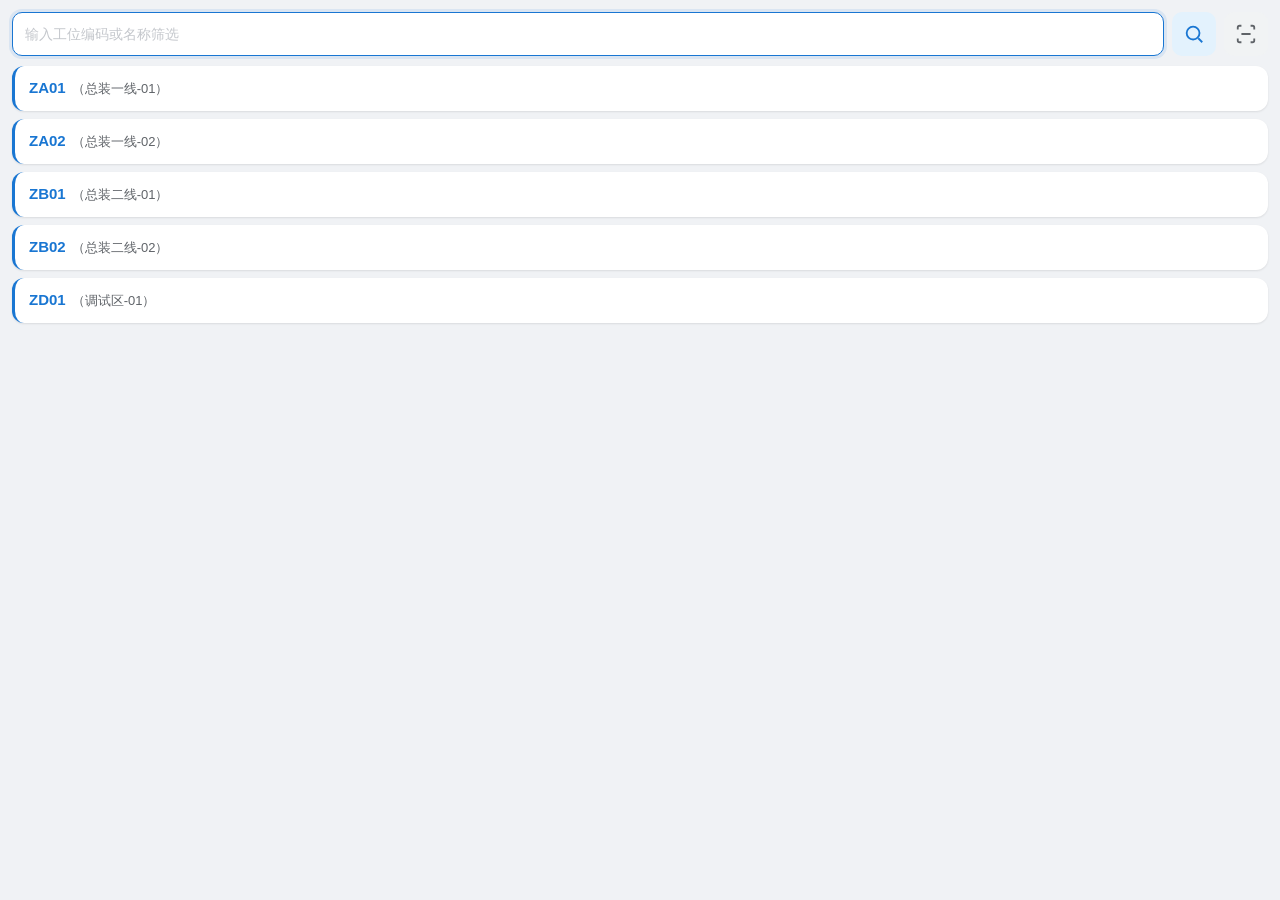
<file: mom-assembly-material-check/index.html>
<!DOCTYPE html>
<html lang="zh-CN">
  <head>
    <meta charset="UTF-8">
    <meta
      name="viewport"
      content="width=device-width, initial-scale=1.0, maximum-scale=1.0, user-scalable=no, viewport-fit=cover"
    >
    <title>装配物料检查</title>
    <link rel="stylesheet" href="index.css">
  </head>
  <body>
    <div class="app-container mom-assembly-material-check">
      <!-- ==================== 视图1：工位选择 ==================== -->
      <div class="station-select-view">
        <div class="station-filter-area">
          <div class="input-row">
            <input
              class="search-input input-station-filter"
              type="text"
              placeholder="输入工位编码或名称筛选"
              autocomplete="off"
            >
            <button type="button" class="icon-btn btn-search btn-search-station" aria-label="搜索工位">
              <svg viewBox="0 0 24 24" fill="none" stroke="currentColor" stroke-width="2"><circle cx="11" cy="11" r="7"/><path d="M21 21l-4.35-4.35"/></svg>
            </button>
            <button type="button" class="icon-btn btn-scan btn-scan-station" aria-label="扫码工位">
              <svg viewBox="0 0 24 24" fill="none" stroke="currentColor" stroke-width="2"><path d="M3 7V5a2 2 0 012-2h2M17 3h2a2 2 0 012 2v2M21 17v2a2 2 0 01-2 2h-2M7 21H5a2 2 0 01-2-2v-2M7 12h10"/></svg>
            </button>
          </div>
        </div>
        <div class="station-list">
          <div class="empty-state hidden empty-station-list">
            <svg viewBox="0 0 24 24" fill="none" stroke="currentColor" stroke-width="1.5"><path d="M9 12h6m-6 4h6m2 5H7a2 2 0 01-2-2V5a2 2 0 012-2h5.586a1 1 0 01.707.293l5.414 5.414a1 1 0 01.293.707V19a2 2 0 01-2 2z"/></svg>
            <p>暂无工位数据</p>
          </div>
        </div>
      </div>

      <!-- ==================== 视图2：物料检查 ==================== -->
      <div class="material-check-view hidden">
        <div class="check-form-area">
          <div class="check-form-row">
            <span class="check-form-label">检查工位</span>
            <span class="info-tag work-station-tag"></span>
          </div>
          <div class="check-form-row">
            <span class="check-form-label">订单号/VIN码</span>
            <div class="input-row">
              <input
                class="search-input input-order-key"
                type="text"
                placeholder="请输入或扫码订单号/VIN"
                autocomplete="off"
              >
              <button type="button" class="icon-btn btn-search btn-search-order" aria-label="搜索订单">
                <svg viewBox="0 0 24 24" fill="none" stroke="currentColor" stroke-width="2"><circle cx="11" cy="11" r="7"/><path d="M21 21l-4.35-4.35"/></svg>
              </button>
              <button type="button" class="icon-btn btn-scan btn-scan-order" aria-label="扫码订单">
                <svg viewBox="0 0 24 24" fill="none" stroke="currentColor" stroke-width="2"><path d="M3 7V5a2 2 0 012-2h2M17 3h2a2 2 0 012 2v2M21 17v2a2 2 0 01-2 2h-2M7 21H5a2 2 0 01-2-2v-2M7 12h10"/></svg>
              </button>
            </div>
          </div>
          <div class="check-form-row">
            <span class="check-form-label">物料二维码</span>
            <div class="input-row">
              <input
                class="search-input input-material-qr"
                type="text"
                placeholder="扫码或输入：物料编码|供应商|序列号:数量"
                autocomplete="off"
              >
              <button type="button" class="icon-btn btn-search btn-search-material" aria-label="搜索物料">
                <svg viewBox="0 0 24 24" fill="none" stroke="currentColor" stroke-width="2"><circle cx="11" cy="11" r="7"/><path d="M21 21l-4.35-4.35"/></svg>
              </button>
              <button type="button" class="icon-btn btn-scan btn-scan-material" aria-label="扫码物料">
                <svg viewBox="0 0 24 24" fill="none" stroke="currentColor" stroke-width="2"><path d="M3 7V5a2 2 0 012-2h2M17 3h2a2 2 0 012 2v2M21 17v2a2 2 0 01-2 2h-2M7 21H5a2 2 0 01-2-2v-2M7 12h10"/></svg>
              </button>
            </div>
          </div>
          <div class="info-grid">
            <div class="check-form-row">
              <span class="check-form-label">计划上线时间</span>
              <span class="info-tag plan-start-time-tag"></span>
            </div>
            <div class="check-form-row">
              <span class="check-form-label">月顺序号</span>
              <span class="info-tag month-sequence-tag"></span>
            </div>
            <div class="check-form-row">
              <span class="check-form-label">主机编码</span>
              <span class="info-tag host-code-tag"></span>
            </div>
            <div class="check-form-row">
              <span class="check-form-label">主机简称</span>
              <span class="info-tag host-alias-tag"></span>
            </div>
          </div>
        </div>

        <div class="check-result-area">
          <div class="empty-state empty-check-result">
            <svg viewBox="0 0 24 24" fill="none" stroke="currentColor" stroke-width="1.5"><path d="M9 12h6m-6 4h6m2 5H7a2 2 0 01-2-2V5a2 2 0 012-2h5.586a1 1 0 01.707.293l5.414 5.414a1 1 0 01.293.707V19a2 2 0 01-2 2z"/></svg>
            <p>暂无检查结果</p>
          </div>
        </div>

        <div class="bottom-action-area">
          <button type="button" class="btn-check-complete">检查完成</button>
          <button type="button" class="btn-back-station">返回</button>
        </div>
      </div>

      <!-- ==================== 循环结构模板 ==================== -->
      <template class="template-station-item">
        <div class="station-item">
          <span class="station-code"></span>
          <span class="station-desc"></span>
        </div>
      </template>
      <template class="template-check-result-row">
        <div class="check-result-row">
          <span class="cr-result-icon">
            <svg class="cr-icon-pass" viewBox="0 0 24 24" fill="none" stroke="currentColor" stroke-width="2.5"><path d="M5 13l4 4L19 7"/></svg>
            <svg class="cr-icon-fail hidden" viewBox="0 0 24 24" fill="none" stroke="currentColor" stroke-width="2.5"><path d="M18 6L6 18M6 6l12 12"/></svg>
          </span>
          <span class="cr-material-code"></span>
          <span class="cr-join">-</span>
          <span class="cr-material-desc"></span>
          <span class="cr-join">-</span>
          <span class="cr-check-time"></span>
        </div>
      </template>

      <!-- ==================== 弹窗骨架（hidden 预埋，JS 只显隐/填值） ==================== -->
      <!-- 加载中 -->
      <div class="loading-mask hidden template-loading">
        <div class="loading-box">
          <div class="loading-spinner"></div>
          <div class="loading-text">加载中...</div>
        </div>
      </div>
      <!-- Toast（非阻断，3s 自动消失） -->
      <div class="toast-mask hidden template-toast">
        <div class="toast-box">
          <div class="toast-icon-area">
            <div class="toast-icon-error hidden">
              <svg viewBox="0 0 24 24" fill="none" stroke="currentColor" stroke-width="2"><path d="M12 9v2m0 4h.01M21 12a9 9 0 11-18 0 9 9 0 0118 0z"/></svg>
            </div>
            <div class="toast-icon-success hidden">
              <svg viewBox="0 0 24 24" fill="none" stroke="currentColor" stroke-width="2.5"><path d="M5 13l4 4L19 7"/></svg>
            </div>
          </div>
          <div class="toast-title"></div>
          <div class="toast-content hidden"></div>
          <button type="button" class="toast-btn">确定</button>
        </div>
      </div>
    </div>

    <script src="../jquery.min.js"></script>
    <script src="mock.js"></script>
    <script src="index.js"></script>
  </body>
</html>
</file>
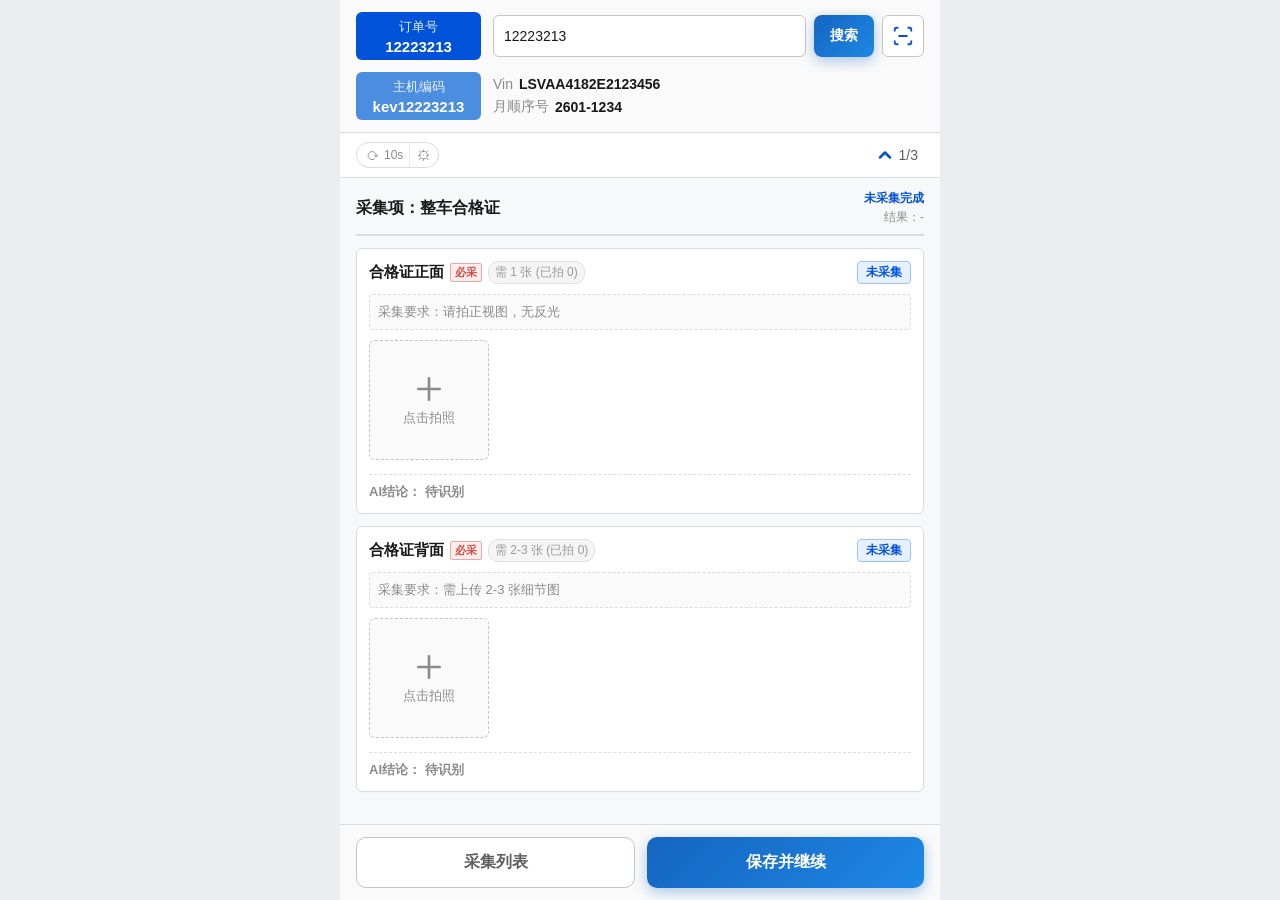
<file: mom-cert-ai-collect/index.html>
<!DOCTYPE html>
<html lang="zh-CN">
  <head>
    <meta charset="UTF-8">
    <meta name="viewport" content="width=device-width, initial-scale=1.0, maximum-scale=1.0, user-scalable=no, viewport-fit=cover">
    <title>合格证AI图像采集</title>
    <link rel="stylesheet" href="index.css">
  </head>
  <body>
    <div class="panel app-container mom-cert-ai-collect">
      <div class="toast-container" aria-live="polite"></div>

      <!-- ==================== 公共头部 ==================== -->
      <div class="header page-header">
        <div class="row header-row-primary">
          <div class="order-box">
            <span class="order-box-label">订单号</span>
            <span class="order-no-value">-</span>
          </div>
          <div class="search-group">
            <input
              class="search-input input-search"
              type="text"
              placeholder="输入单号/VIN/月顺序号"
              autocomplete="off"
              enterkeyhint="search"
            >
            <button type="button" class="btn-blue btn-search-order">搜索</button>
            <button type="button" class="btn-scan-header btn-scan-order" aria-label="扫码订单">
              <svg viewBox="0 0 24 24" fill="none" stroke="currentColor" stroke-width="2" aria-hidden="true">
                <path d="M3 7V5a2 2 0 012-2h2M17 3h2a2 2 0 012 2v2M21 17v2a2 2 0 01-2 2h-2M7 21H5a2 2 0 01-2-2v-2M7 12h10" />
              </svg>
            </button>
          </div>
        </div>
        <div class="row header-row-secondary">
          <div class="order-box host-code-box">
            <span class="order-box-label">主机编码</span>
            <span class="host-code-value">-</span>
          </div>
          <div class="vin-info">
            <div class="info-item"><span class="info-label">Vin</span><span class="info-value vin-value">-</span></div>
            <div class="info-item"><span class="info-label">月顺序号</span><span class="info-value month-sequence-value">-</span></div>
          </div>
        </div>
      </div>

      <div class="action-bar page-action-bar">
        <div class="refresh-control hidden">
          <button type="button" class="refresh-chip" aria-label="立即刷新状态">
            <span class="refresh-icon" aria-hidden="true">⟳</span>
            <span class="refresh-text">10s</span>
          </button>
          <button type="button" class="refresh-config-btn" aria-label="设置刷新间隔" title="设置刷新间隔">⚙</button>
        </div>
        <button type="button" class="toggle-control header-toggle">
          <svg class="icon-svg header-toggle-icon" viewBox="0 0 24 24" fill="none" aria-hidden="true">
            <path d="M18 15L12 9L6 15" stroke="currentColor" stroke-width="3" stroke-linecap="round" stroke-linejoin="round" />
          </svg>
          <span class="page-indicator">0/0</span>
        </button>
      </div>

      <!-- ==================== 视图1：采集详情 ==================== -->
      <div class="view view-detail active">
        <div class="content">
          <div class="main-category-header">
            <span class="category-title">采集项：-</span>
            <div class="main-status-summary">
              <span class="main-status-text status-uncollected">未采集完成</span>
              <span class="main-result-text result-none">结果：-</span>
            </div>
          </div>
          <div class="subcategory-list"></div>
          <div class="empty-state hidden empty-task">
            <p>请输入单号/VIN/月顺序号查询采集任务</p>
          </div>
        </div>
        <div class="footer">
          <button type="button" class="footer-btn btn-outline-main btn-open-list disabled" aria-disabled="true">采集列表</button>
          <button type="button" class="footer-btn btn-submit btn-save disabled" aria-disabled="true">保存并继续</button>
        </div>
      </div>

      <!-- ==================== 视图2：采集列表 ==================== -->
      <div class="view view-list">
        <div class="list-status-bar">
          <span>整体检验结论：</span>
          <span class="list-conclusion">待查询</span>
        </div>
        <div class="table-container">
          <table class="list-table">
            <thead>
              <tr>
                <th>序号</th>
                <th>采集子项</th>
                <th>状态</th>
                <th>结果</th>
              </tr>
            </thead>
            <tbody class="list-table-body"></tbody>
          </table>
          <div class="empty-state hidden empty-task-table">
            <p>暂无采集任务</p>
          </div>
        </div>
        <div class="list-footer">
          <button type="button" class="btn-refresh btn-back-detail disabled" aria-disabled="true">返回详情</button>
        </div>
      </div>

      <input type="file" class="photo-input-hidden" accept="image/*" capture="environment">

      <!-- ==================== 更新数据确认 ==================== -->
      <div class="modal-overlay confirm-mask hidden">
        <div class="modal">
          <h3>确认更新数据？</h3>
          <p>将停用当前采集记录并重新采集，历史识别记录保留。是否确认？</p>
          <div class="modal-btns">
            <button type="button" class="modal-btn modal-btn-cancel confirm-btn-cancel">取消</button>
            <button type="button" class="modal-btn modal-btn-confirm confirm-btn-ok">确认更新</button>
          </div>
        </div>
      </div>

      <div class="modal-overlay refresh-config-mask hidden">
        <div class="modal refresh-config-box">
          <h3>刷新间隔</h3>
          <p>设置自动刷新间隔，范围 3-600 秒</p>
          <div class="refresh-preset-list">
            <button type="button" class="refresh-preset" data-seconds="5">5 秒</button>
            <button type="button" class="refresh-preset" data-seconds="10">10 秒</button>
            <button type="button" class="refresh-preset" data-seconds="30">30 秒</button>
            <button type="button" class="refresh-preset" data-seconds="60">60 秒</button>
          </div>
          <div class="refresh-custom-row">
            <input type="number" class="refresh-custom-input" min="3" max="600" step="1" inputmode="numeric" placeholder="自定义秒数">
            <span>秒</span>
          </div>
          <div class="refresh-config-error hidden">请输入 3-600 之间的秒数</div>
          <div class="modal-btns">
            <button type="button" class="modal-btn modal-btn-cancel refresh-config-cancel">取消</button>
            <button type="button" class="modal-btn modal-btn-primary refresh-config-save">保存</button>
          </div>
        </div>
      </div>

      <div class="modal-overlay conflict-mask hidden">
        <div class="modal">
          <h3>无法保存</h3>
          <p class="conflict-message"></p>
          <div class="modal-btns">
            <button type="button" class="modal-btn modal-btn-cancel conflict-btn-close">关闭</button>
            <button type="button" class="modal-btn modal-btn-primary conflict-btn-refresh">刷新最新数据</button>
          </div>
        </div>
      </div>

      <!-- ==================== 循环结构模板 ==================== -->
      <template class="template-cert-ai-sub-card">
        <div class="sub-item-card">
          <div class="sub-header">
            <div class="sub-title">
              <span class="sub-name"></span>
              <span class="req-tag"></span>
              <span class="count-tag"></span>
            </div>
            <span class="status-tag tag-blue"></span>
          </div>
          <div class="sub-req-text hidden"></div>
          <div class="img-upload-area">
            <button type="button" class="upload-box">
              <svg class="upload-icon" viewBox="0 0 24 24" fill="none" stroke="currentColor" stroke-width="2" aria-hidden="true">
                <path stroke-linecap="round" stroke-linejoin="round" d="M12 4v16m8-8H4" />
              </svg>
              <span class="upload-text">点击拍照</span>
            </button>
            <div class="no-need-collect hidden">该项无需采集图片，跳过即可。</div>
          </div>
          <div class="action-btns hidden">
            <button type="button" class="btn-xs btn-pending" disabled>识别中...</button>
            <button type="button" class="btn-xs btn-warning btn-re-recognize">源数据重新识别</button>
            <button type="button" class="btn-xs btn-danger-outline btn-reset-data">更新数据</button>
          </div>
          <div class="ai-result-row">
            <span class="ai-result-label">AI结论：</span>
            <span class="ai-result-value">待识别</span>
          </div>
        </div>
      </template>

      <template class="template-cert-ai-photo-item">
        <div class="img-preview-box">
          <img src="[data-uri]" alt="">
          <div class="loading-mask hidden">
            <div class="spinner"></div>
            处理中
          </div>
          <button type="button" class="img-del-bar" aria-label="删除照片">
            <svg viewBox="0 0 24 24" fill="none" stroke="currentColor" aria-hidden="true">
              <path stroke-linecap="round" stroke-linejoin="round" stroke-width="2" d="M19 7l-.867 12.142A2 2 0 0116.138 21H7.862a2 2 0 01-1.995-1.858L5 7m5 4v6m4-6v6m1-10V4a1 1 0 00-1-1h-4a1 1 0 00-1 1v3M4 7h16" />
            </svg>
            删除
          </button>
        </div>
      </template>

      <template class="template-cert-ai-list-row">
        <tr class="list-row">
          <td class="list-index"></td>
          <td>
            <div class="list-sub-name"></div>
            <div class="list-main-name"></div>
          </td>
          <td><span class="list-status"></span></td>
          <td><span class="list-result"></span></td>
        </tr>
      </template>

      <template class="template-cert-ai-toast">
        <div class="toast">
          <span class="toast-icon"></span>
          <span class="toast-message"></span>
        </div>
      </template>
    </div>

    <script src="../jquery.min.js"></script>
    <script src="mock.js"></script>
    <script src="index.js"></script>
  </body>
</html>
</file>
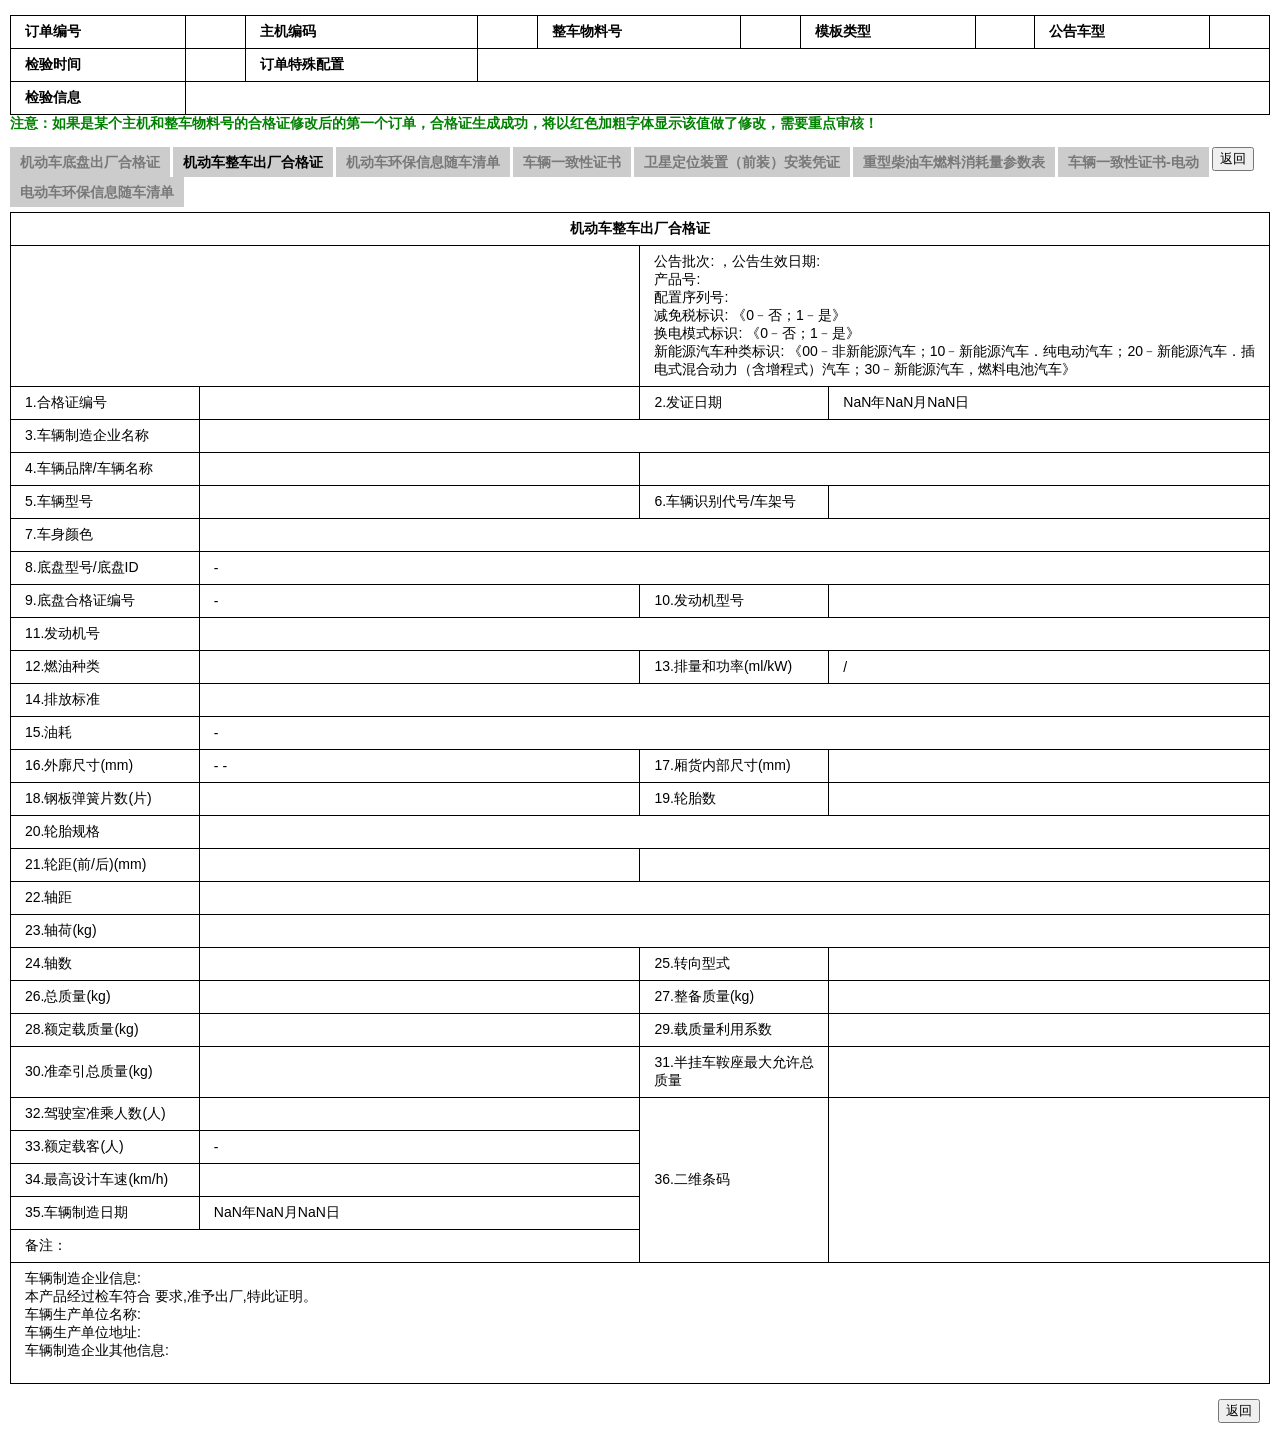
<file: mom-cert/index.html>
<!DOCTYPE html>
<html lang="zh">
<head>
	<meta charset="UTF-8">
	<meta name="viewport" content="width=device-width, initial-scale=1.0">
	<title>Document</title>
	<link rel="stylesheet" href="index.css">
</head>
<body>
<script src="../jquery.min.js"></script>
<script src="index.js"></script>
<div class="main">
	<div class="orderInfo">
		<table align="center" style="word-break:break-all;" class="pure-table pure-table-bordered">
			<tbody>
				<tr>
					<td>
						订单编号
					</td>
					<td>
						<span id="span_WIPORDERNO">
						</span>
					</td>
					<td>
						主机编码
					</td>
					<td>
						<span id="span_PRODUCTNO">
						</span>
					</td>
					<td>
						整车物料号
					</td>
					<td >
						<span id="span_SINGLEVEHICLEMODELNO">
						</span>
					</td>
					<td>
						模板类型
					</td>
					<td>
						<span id="span_MODETYPE">
						</span>
					</td>
					<td>
						公告车型
					</td>
					<td>
						<span id="span_GROUPNO">
						</span>
					</td>
				</tr>
				<tr>
					<td>
						检验时间
					</td>
					<td >
						<span id="span_CHECK_Date">
						</span>
					</td>
					<td>
						订单特殊配置
					</td>
					<td colspan="7"  >
						<span id="span_SPECIALSALECOMMONT">
						</span>
					</td>
				</tr>
			</tbody>
			<tfoot>
				<tr>
					<td>
						检验信息
					</td>
					<td colspan="9" class="checkMsg" id="check_content">
					</td>
				</tr>
			</tfoot>
		</table>
	</div>
	<div>
	   <span style="color:green;font-weight:bold;">注意：如果是某个主机和整车物料号的合格证修改后的第一个订单，合格证生成成功，将以红色加粗字体显示该值做了修改，需要重点审核！</span>
	</div>
	<div class="zh_type" style="display:none;">
		<label class="cs">
			<input onclick="reloadZHC('CS')" type="radio" name="zh_type" value="CS"
			checked="checked">
			仓栅式
		</label>
		<label class="lb">
			<input onclick="reloadZHC('LB')" type="radio" name="zh_type" value="LB">
			栏板式
		</label>
		<label class="x">
			<input onclick="reloadZHC('X')" type="radio" name="zh_type" value="X">
			厢式
		</label>
		<label class="qy">
			<input onclick="reloadZHC('CQ')" type="radio" name="zh_type" value="CQ">
			畜禽式
		</label>
		<label class="lc">
			<input onclick="reloadZHC('LC')" type="radio" name="zh_type" value="LC">
			冷藏式
		</label>
	</div>
	<div class="tab-box">
		<ul style="padding: 0;">
			<li id="tab_dp">
				机动车底盘出厂合格证
			</li>
			<li id="tab_zc" class="active">
				机动车整车出厂合格证
			</li>
			<li id="tab_hb">
				机动车环保信息随车清单
			</li>
			<li id="tab_cl">
				车辆一致性证书
			</li>
			<li id="tab_wx">
				卫星定位装置（前装）安装凭证
			</li>
			<li id="tab_ry">
				重型柴油车燃料消耗量参数表
			</li>
			<li id="tab_cl_dd">
				车辆一致性证书-电动
			</li>
			<li id="tab_hb_dd">
			    电动车环保信息随车清单
			</li>
		</ul>
		<input type="button" align="right"  value="审核" class="Primary ReviewButton" />
		<input type="button" align="right"  value="返回" class="Primary BackButton" />
		
		<div class="tab-content">

			<div id="content_dp">
				<table align="center" style="word-break:break-all;" class="pure-table pure-table-bordered">
					<thead>
						<tr>
							<th colspan="4" align="center">
								机动车底盘出厂合格证
							</th>
						</tr>
					</thead>
					<tbody id="tb_body_dp">
						<tr>
							<td>
								1.合格证编号
							</td>
							<td id="dp_CHASISCETIFICATIONNO">
							</td>
							<td>
								2.发证日期
							</td>
							<td id="dp_ISSUEDATE">
							</td> 
						</tr>
						<tr>
							<td>
								3.车辆制造企业名称
							</td>
							<td colspan="3" id="dp_ZCMANUFACTURECOMPANY">
							</td>
						</tr>
						<tr>
							<td>
								4.车辆品牌/车辆名称
							</td>
							<td id="dp_ZCBRAND">
							</td>
							<td colspan="2" id="dp_ZCNAME">
								载货汽车底盘
							</td>
						</tr>
						<tr>
							<td width="15%">
								5.底盘类型
							</td>
							<td width="35%" id="dp_ZCCLASSIFY">
							</td>
							<td width="15%">
								6.车辆型号
							</td>
							<td width="35%" id="dp_ZCMODEL">
							</td>
						</tr>
						<tr>
							<td>
								7.底盘ID
							</td>
							<td colspan="3" id="dp_CHASISID">
							</td>
						</tr>
						<tr>
							<td>
								8.车身颜色
							</td>
							<td colspan="3" id="dp_ZCCOLOR">
							</td>
						</tr>
						<tr>
							<td>
								9.车辆识别代号
							</td>
							<td id="dp_CARRIAGEVIN">
							</td>
							<td>
								10.燃油种类
							</td>
							<td id="dp_FUELTYPE">
							</td>
						</tr>
						<tr>
							<td>
								11.发动机型号
							</td>
							<td id="dp_ZCENGINEMODEL">
							</td>
							<td>
								12.排量和功率(ml/kW)
							</td>
							<td>
								<span id="dp_DISPLACEMENT">
								</span>
								/
								<span id="dp_RATE">
								</span>
							</td>
						</tr>
						<tr>
							<td>
								13.发动机号
							</td>
							<td id="dp_ENGINENO" colspan="3">
							</td>
						</tr>
						<tr>
							<td>
								14.排放标准
							</td>
							<td id="dp_EMISSIONSTANDARD" colspan="3">
							</td>
						</tr>
						<tr>
							<td>
								15.转向方式
							</td>
							<td id="dp_STEERINGMODE">
							</td>
							<td>
								16.轮胎数
							</td>
							<td id="dp_TIRENUMBER">
								12
							</td>
						</tr>
						<tr>
							<td>
								17.轮胎规格
							</td>
							<td id="dp_TIRETYPE" colspan="3">
							</td>
						</tr>
						<tr>
							<td>
								18.轮距(前/后)(mm)
							</td>
							<td id="dp_FRONTGAUGE">
							</td>
							<td id="dp_RACKREAR" colspan="2">
							</td>
						</tr>
						<tr>
							<td>
								19.轴距
							</td>
							<td id="dp_AXIESPREAD" colspan="3">
							</td>
						</tr>
						<tr>
							<td>
								20.轴荷(kg)
							</td>
							<td id="dp_AXIELOAD" colspan="3">
							</td>
						</tr>
						<tr>
							<td>
								21.轴数
							</td>
							<td id="dp_AXIENUMBER">
								3
							</td>
							<td>
								22.钢板弹簧片数(片)
							</td>
							<td id="dp_STEELPLATESSPRINGS">
								2/3
							</td>
						</tr>
						<tr>
							<td>
								23.外廓尺寸(mm)
							</td>
							<td>
								<span id="dp_EXTERNALLENGTH">
								</span>
								-
								<span id="dp_EXTERNALWIDTH">
								</span>
								-
								<span id="dp_EXTERNALHEIGHT">
								</span>
							</td>
							<td>
								24.总质量(kg)
							</td>
							<td id="dp_TOTALWEIGHT">
								-
							</td>
						</tr>
						<tr>
							<td>
								25.整备质量(kg)
							</td>
							<td id="dp_HOSTWEIGHT">
							</td>
							<td>
								26.准牵引总质量(kg)
							</td>
							<td id="dp_TRACTIONWEIGHT">
								40000
							</td>
						</tr>
						<tr>
							<td>
								27.半挂车鞍座最大允许总质量(kg)
							</td>
							<td id="dp_SEMITRAILERSADDLEWEIGHT">
							</td>
							<td rowspan="5">
								31.二维条码
							</td>
							<td rowspan="5">
							</td>
						</tr>
						<tr>
							<td>
								28.驾驶室准乘人数(人)
							</td>
							<td id="dp_PASSENGER">
							</td>
						</tr>
						<tr>
							<td>
								34.最高设计车速(km/h)
							</td>
							<td id="dp_MAXSPEED">
							</td>
						</tr>
						<tr>
							<td>
								35.车辆制造日期
							</td>
							<td id="dp_PRODUCTTIME">
							</td>
						</tr>
						<tr>
							<td colspan="2">
								备注：
								<span id="dp_REMARK">
								</span>
							</td>
						</tr>
						<tr>
							<td colspan="4">
								车辆制造企业信息:
								<br>
								本产品经过检车符合
								<span id="dp_COMPANYSTANDARD">
								</span>
								要求,准予出厂,特此证明。
								<br>
								车辆生产单位名称:
								<span id="dp_ZCPRODUCTIONCOMPANY">
								</span>
								<br>
								车辆生产单位地址:
								<span id="dp_ZCPRODUCTADDRESS">
								</span>
								<br>
								车辆制造企业其他信息:
								<br>
								<span id="dp_COMPANYOTHERINFO">
								</span>
								<br>
							</td>
						</tr>
					</tbody>
				</table>
			</div>
			<div id="content_zc" class="active-content">	
				<table align="center" style="word-break:break-all;" class="pure-table pure-table-bordered">
					<thead>
						<tr>
							<th colspan="4" align="center">
								机动车整车出厂合格证
							</th>
						</tr>
					</thead>
					<tbody>
						<tr>
							<td colspan="2" align="center">
								<img id="zc_Base64_ZCCERTIFICATIONNO" />
							</td>
							<td colspan="2">
								公告批次:
								<span id="zc_NOTICELOT">
								</span>
								，公告生效日期:
								<span id="zc_NOTICEEFFECTTIME">
								</span>
								<br>
								产品号:
								<span id="zc_PRODUCTNOTICENO">
								</span>
								<br>
								配置序列号:
								<span id="zc_CONFIGURATIONSEQ">
								</span>
								<br>
								减免税标识:
								<span id="zc_MBXNYQCJMSBS">
								</span>
								《0﹣否；1﹣是》
								<br>
								换电模式标识:
								<span id="zc_MBHDMSBS">
								</span>
								《0﹣否；1﹣是》
								<br>
								新能源汽车种类标识:
								<span id="zc_MBXNYQCZL">
								</span>
								《00﹣非新能源汽车；10﹣新能源汽车．纯电动汽车；20﹣新能源汽车．插电式混合动力（含增程式）汽车；30﹣新能源汽车，燃料电池汽车》
								<br>
								
							</td>
						</tr>
						<tr>
							<td width="15%">
								1.合格证编号
							</td>
							<td width="35%" id="zc_ZCCERTIFICATIONNO">
							</td>
							<td width="15%">
								2.发证日期
							</td>
							<td width="35%" id="zc_ISSUEDATE">
							</td>
						</tr>
						<tr>
							<td>
								3.车辆制造企业名称
							</td>
							<td id="zc_ZCMANUFACTURECOMPANY" colspan="3">
							</td>
						</tr>
						<tr>
							<td>
								4.车辆品牌/车辆名称
							</td>
							<td id="zc_ZCBRAND">
							</td>
							<td colspan="2">
								<span class="zc_ZCNAME" id="zc_ZCNAME">
								</span>
								<span class="zc_ZCNAME" id="zc_ZCNAME_CS" style="display: none;">
								</span>
								<span class="zc_ZCNAME" id="zc_ZCNAME_LB" style="display: none;">
								</span>
								<span class="zc_ZCNAME" id="zc_ZCNAME_X" style="display: none;">
								</span>
								<span class="zc_ZCNAME" id="zc_ZCNAME_CQ" style="display: none;">
								</span>
								<span class="zc_ZCNAME" id="zc_ZCNAME_LC" style="display: none;">
								</span>
							</td>
						</tr>
						<tr>
							<td>
								5.车辆型号
							</td>
							<td id="">
								<span class="zc_ZCMODEL" id="zc_ZCMODEL">
								</span>
								<span class="zc_ZCMODEL" id="zc_ZCMODEL_CS" style="display: none;">
								</span>
								<span class="zc_ZCMODEL" id="zc_ZCMODEL_LB" style="display: none;">
								</span>
								<span class="zc_ZCMODEL" id="zc_ZCMODEL_X" style="display: none;">
								</span>
								<span class="zc_ZCMODEL" id="zc_ZCMODEL_CQ" style="display: none;">
								</span>
								<span class="zc_ZCMODEL" id="zc_ZCMODEL_LC" style="display: none;">
								</span>
							</td>
							<td>
								6.车辆识别代号/车架号
							</td>
							<td id="zc_CARRIAGEVIN">
							</td>
						</tr>
						<tr>
							<td>
								7.车身颜色
							</td>
							<td id="zc_ZCCOLOR" colspan="3">
							</td>
						</tr>
						<tr>
							<td>
								8.底盘型号/底盘ID
							</td>
							<td id="zc_" colspan="3">
								<span id="zc_CHASISMODEL">
								</span>
								-
								<span id="zc_CHASISID">
								</span>
							</td>
						</tr>
						<tr>
							<td>
								9.底盘合格证编号
							</td>
							<td id="zc_CHASISCETIFICATIONNO">
								-
							</td>
							<td>
								10.发动机型号
							</td>
							<td id="zc_ZCENGINEMODEL">
							</td>
						</tr>
						<tr>
							<td>
								11.发动机号
							</td>
							<td id="zc_ENGINENO" colspan="3">
							</td>
						</tr>
						<tr>
							<td>
								12.燃油种类
							</td>
							<td>							
							<span id="zc_FUELTYPE">
							</td>
							<td>
								13.排量和功率(ml/kW)
							</td>
							<td>
								<span id="zc_DISPLACEMENT">
								</span>
								/
								<span id="zc_RATE">
								</span>
							</td>
						</tr>
						<tr>
							<td>
								14.排放标准
							</td>
							<td id="zc_EMISSIONSTANDARD" colspan="3">
							</td>
						</tr>
						<tr>
							<td>
								15.油耗
							</td>
							<td id="zc_FUELCOMSUMPTION" colspan="3">
								-
							</td>
						</tr>
						<tr>
							<td>
								16.外廓尺寸(mm)
							</td>
							<td>
								<span id="zc_EXTERNALLENGTH">
								</span>
						        <span class="zc_EXTERNALLENGTH" id="zc_EXTERNALLENGTH_CS" style="display: none;">
								</span> 
						        <span class="zc_EXTERNALLENGTH" id="zc_EXTERNALLENGTH_LB" style="display: none;">
								</span>
						        <span class="zc_EXTERNALLENGTH" id="zc_EXTERNALLENGTH_X" style="display: none;">
								</span>
						        <span class="zc_EXTERNALLENGTH" id="zc_EXTERNALLENGTH_CQ" style="display: none;">
								</span>
						        <span class="zc_EXTERNALLENGTH" id="zc_EXTERNALLENGTH_LC" style="display: none;">
								</span>
								-
								<span id="zc_EXTERNALWIDTH">
								</span>
						        <span class="zc_EXTERNALWIDTH" id="zc_EXTERNALWIDTH_CS" style="display: none;">
								</span>
						        <span class="zc_EXTERNALWIDTH" id="zc_EXTERNALWIDTH_LB" style="display: none;">
								</span>
						        <span class="zc_EXTERNALWIDTH" id="zc_EXTERNALWIDTH_X" style="display: none;">
								</span>
						        <span class="zc_EXTERNALWIDTH" id="zc_EXTERNALWIDTH_CQ" style="display: none;">
								</span>
						        <span class="zc_EXTERNALWIDTH" id="zc_EXTERNALWIDTH_LC" style="display: none;">
								</span>
								-
								<span class="zc_EXTERNALHEIGHT" id="zc_EXTERNALHEIGHT">
								</span>
								<span class="zc_EXTERNALHEIGHT" id="zc_EXTERNALHEIGHT_CS" style="display: none;">
								</span>
								<span class="zc_EXTERNALHEIGHT" id="zc_EXTERNALHEIGHT_LB" style="display: none;">
								</span>
								<span class="zc_EXTERNALHEIGHT" id="zc_EXTERNALHEIGHT_X" style="display: none;">
								</span>
								<span class="zc_EXTERNALHEIGHT" id="zc_EXTERNALHEIGHT_CQ" style="display: none;">
								</span>
								<span class="zc_EXTERNALHEIGHT" id="zc_EXTERNALHEIGHT_LC" style="display: none;">
								</span>
							</td>
							<td>
								17.厢货内部尺寸(mm)
							</td>
							<td>
							</td>
						</tr>
						<tr>
							<td>
								18.钢板弹簧片数(片)
							</td>
							<td id="zc_STEELPLATESSPRINGS">
							</td>
							<td>
								19.轮胎数
							</td>
							<td id="zc_TIRENUMBER">
							</td>
						</tr>
						<tr>
							<td>
								20.轮胎规格
							</td>
							<td id="zc_TIRETYPE" colspan="3">
							</td>
						</tr>
						<tr>
							<td>
								21.轮距(前/后)(mm)
							</td>
							<td id="zc_FRONTGAUGE">
							</td>
							<td id="zc_RACKREAR" colspan="2">
							</td>
						</tr>
						<tr>
							<td>
								22.轴距
							</td>
							<td id="zc_AXIESPREAD" colspan="3">
							</td>
						</tr>
						<tr>
							<td>
								23.轴荷(kg)
							</td>
							<td id="zc_AXIELOAD" colspan="3">
							</td>
						</tr>
						<tr>
							<td>
								24.轴数
							</td>
							<td id="zc_AXIENUMBER">
							</td>
							<td>
								25.转向型式
							</td>
							<td id="zc_STEERINGMODE">
							</td>
						</tr>
						<tr>
							<td>
								26.总质量(kg)
							</td>
							<td id="zc_TOTALWEIGHT">
							</td>
							<td>
								27.整备质量(kg)
							</td>
							<td id="">
								<span class="zc_HOSTWEIGHT" id="zc_HOSTWEIGHT">
								</span>
								<span class="zc_HOSTWEIGHT" id="zc_HOSTWEIGHT_CS" style="display: none;">
								</span>
								<span class="zc_HOSTWEIGHT" id="zc_HOSTWEIGHT_LB" style="display: none;">
								</span>
								<span class="zc_HOSTWEIGHT" id="zc_HOSTWEIGHT_X" style="display: none;">
								</span>
								<span class="zc_HOSTWEIGHT" id="zc_HOSTWEIGHT_CQ" style="display: none;">
								</span>
								<span class="zc_HOSTWEIGHT" id="zc_HOSTWEIGHT_LC" style="display: none;">
								</span>
							</td>
						</tr>
						<tr>
							<td>
								28.额定载质量(kg)
							</td>
							<td id="">
								<span class="zc_RATELOADWEIGHT" id="zc_RATELOADWEIGHT">
								</span>
								<span class="zc_RATELOADWEIGHT" id="zc_RATELOADWEIGHT_CS" style="display: none;">
								</span>
								<span class="zc_RATELOADWEIGHT" id="zc_RATELOADWEIGHT_LB" style="display: none;">
								</span>
								<span class="zc_RATELOADWEIGHT" id="zc_RATELOADWEIGHT_X" style="display: none;">
								</span>
								<span class="zc_RATELOADWEIGHT" id="zc_RATELOADWEIGHT_CQ" style="display: none;">
								</span>
								<span class="zc_RATELOADWEIGHT" id="zc_RATELOADWEIGHT_LC" style="display: none;">
								</span>
							</td>
							<td>
								29.载质量利用系数
							</td>
							<td id="">
								<span class="zc_LOADWEIGHTFACTOR" id="zc_LOADWEIGHTFACTOR">
								</span>
								<span class="zc_LOADWEIGHTFACTOR" id="zc_LOADWEIGHTFACTOR_CS" style="display: none;">
								</span>
								<span class="zc_LOADWEIGHTFACTOR" id="zc_LOADWEIGHTFACTOR_LB" style="display: none;">
								</span>
								<span class="zc_LOADWEIGHTFACTOR" id="zc_LOADWEIGHTFACTOR_X" style="display: none;">
								</span>
								<span class="zc_LOADWEIGHTFACTOR" id="zc_LOADWEIGHTFACTOR_CQ" style="display: none;">
								</span>
								<span class="zc_LOADWEIGHTFACTOR" id="zc_LOADWEIGHTFACTOR_LC" style="display: none;">
								</span>
							</td>
						</tr>
						<tr>
							<td>
								30.准牵引总质量(kg)
							</td>
							<td id="zc_TRACTIONWEIGHT">
							</td>
							<td>
								31.半挂车鞍座最大允许总质量
							</td>
							<td id="zc_SEMITRAILERSADDLEWEIGHT">
							</td>
						</tr>
						<tr>
							<td>
								32.驾驶室准乘人数(人)
							</td>
							<td id="zc_PASSENGER">
							</td>
							<td rowspan="5">
								36.二维条码
							</td>
							<td rowspan="5">
							</td>
						</tr>
						<tr>
							<td>
								33.额定载客(人)
							</td>
							<td id="zc_RATEPASSENGERS">
								-
							</td>
						</tr>
						<tr>
							<td>
								34.最高设计车速(km/h)
							</td>
							<td id="zc_MAXSPEED">
							</td>
						</tr>
						<tr>
							<td>
								35.车辆制造日期
							</td>
							<td id="zc_PRODUCTTIME">
							</td>
						</tr>
						<tr>
							<td colspan="2">
								备注：
								<span id="zc_REMARK">
								</span>
							</td>
						</tr>
						<tr>
							<td colspan="4">
								车辆制造企业信息:
								<br>
								本产品经过检车符合
								<span id="zc_COMPANYSTANDARD">
								</span>
								要求,准予出厂,特此证明。
								<br>
								车辆生产单位名称:
								<span id="zc_ZCPRODUCTIONCOMPANY">
								</span>
								<br>
								车辆生产单位地址:
								<span id="zc_ZCPRODUCTADDRESS">
								</span>
								<br>
								车辆制造企业其他信息:
								<br>
								<span id="zc_COMPANYOTHERINFO">
								</span>
								<br>
							</td>
						</tr>
					</tbody>
				</table>
			</div>
			<div id="content_hb">
				<table id="hb_g6_rq" align="center" style="word-break:break-all;" class="pure-table pure-table-bordered">
					<thead>
						<tr>
							<th colspan="4" align="center">
								机动车环保信息随车清单
							</th>
						</tr>
						<tr>
							<th colspan="3" rowspan="2" align="center">
								信息公开编号：
								<span class="hb_g6_rq_InfoPublicNo" id="hb_g6_rq_InfoPublicNo">
								</span>
							
							</th>
						</tr>
					</thead>
					<tbody>
						<tr>
							<td colspan="3">
								湖南汽车制造有限责任公司声明：本清单为本企业依据《中华人民共和国大气污染防治法》和生态环
								<br/>
								境部相关规定公开的机动车环保信息，本企业对本清单所有内容的真实性、准确性、及时性和完整性负
								<br/>
								责。本企业承诺：VIN码（见封页条形码）的重型燃气车符合《重型柴油车污染物排放限值及测量方法（中
								<br/>
								国第六阶段）》（GB 17691-2018）b阶段、《汽油车污染物排放限值及测量方法（双怠速法及简易工况
								<br/>
								法）》（GB18285-2018）和《汽车加速行驶车外噪声限值及测量方法》（GB 1495）的相关要求，同时符合
								<br/>
								相关标准规定的环境保护耐久性要求。
							</td>
							<td>
								<img class="hb_Base64_QR_Code" />
							</td>
						</tr>
						<tr>
							<th colspan="4">
								第一部分 车辆信息
							</th>
						</tr>
						<tr>
							<td width="15%">
								01 车辆型号：
							</td>
							<td width="35%" id="">
								<span class="hb_g6_rq_VehicleModel" id="hb_g6_rq_VehicleModel">
								</span>
								
							</td>
							<td width="15%">
								06 生产厂地址：
							</td>
							<td width="35%" id="hb_g6_rq_HbProductAddress">
							</td>
						</tr>
						<tr>
							<td>
								02 商 标：
							</td>
							<td id="hb_g6_rq_Trademark">
							</td>
							<td>
								07 车辆铭牌位置:
							</td>
							<td id="hb_g6_rq_VehicleplateLocation">
							</td>
						</tr>
						<tr>
							<td>
								03 汽车分类：
							</td>
							<td id="hb_g6_rq_VehicleCagetory">
							</td>
							<td>
								08 OBD接口位置：
							</td>
							<td id="hb_g6_rq_OBDInterfaceLocation">
							</td>
						</tr>
						<tr>
							<td>
								04 排放阶段：
							</td>
							<td id="hb_g6_rq_EmissionStage">
							</td>
							<td>
								09 排气管口位置：
							</td>
							<td id="hb_g6_rq_ExhaustPortPosition">
							</td>
						</tr>
						<tr>
							<td>
								05 车辆制造商名称：
							</td>
							<td id="hb_g6_rq_VehicleManufacture">
							</td>
							<td>
								10 排气管口朝向：
							</td>
							<td id="hb_g6_rq_ExhaustPortOrientation">
							</td>
						</tr>
						<tr>
							<th colspan="4">
								第二部分 发动机信息
							</th>
						</tr>
						<tr>
							<td>
								11 发动机型号：
							</td>
							<td id="hb_g6_rq_EngineModel">
							</td>
							<td>
								14 厂牌：
							</td>
							<td id="hb_g6_rq_EngineBrand">
							</td>
						</tr>
						<tr>
							<td>
								12 制造商名称：
							</td>
							<td id="hb_g6_rq_EngineManufacturer">
							</td>
							<td>
								15 发动机编码：
							</td>
							<td id="hb_g6_rq_EngineNo">
							</td>
						</tr>
						<tr>
							<td>
								13 生产厂地址：
							</td>
							<td colspan="3" id="hb_g6_rq_EngineFacilityAddress">
							</td>
						</tr>
						<tr>
							<th colspan="4">
								第三部分 检验信息
							</th>
						</tr>
						<tr>
							<td colspan="4" id="hb_g6_rq_">
								16 型式检验信息
							</td>
						</tr>
						<tr>
							<td>
								依据的标准
							</td>
							<td colspan="2">
								检测机构
							</td>
							<td>
								检测结论
							</td>
						</tr>
						<tr>
							<td id="hb_g6_rq_DependStandard01">
							</td>
							<td id="hb_g6_rq_Orgnazation01" colspan="2">
							</td>
							<td id="hb_g6_rq_Verdict01">
							</td>
						</tr>
						<tr>
							<td id="hb_g6_rq_DependStandard02">
							</td>
							<td id="hb_g6_rq_Orgnazation02" colspan="2">
							</td>
							<td id="hb_g6_rq_Verdict02">
							</td>
						</tr>
						<tr>
							<td id="hb_g6_rq_DependStandard03">
							</td>
							<td id="hb_g6_rq_Orgnazation03" colspan="2">
							</td>
							<td id="hb_g6_rq_Verdict03">
							</td>
						</tr>
						<tr>
							<td>
								17 出厂检验依据：
							</td>
							<td id="hb_g6_rq_DependLevel">
							</td>
							<td>
								结论：
							</td>
							<td id="hb_g6_rq_VerdictLevel">
							</td>
						</tr>
						<tr>
							<td colspan="4">
								18 车型环保生产一致性保证计划及执行情况，详见本公司官方网站和生态环境部信息公开平台（网址附后）。
							</td>
						</tr>
						<tr>
							<th colspan="4">
								第四部分 污染控制技术信息
							</th>
						</tr>
						<tr>
							<td>
								19 燃料供给系统型式：
							</td>
							<td colspan="3" id="hb_g6_rq_FuelSupply">
							</td>
						</tr>
						<tr>
							<td>
								20 蒸发器或压力调节器型号/生产企业：
							</td>
							<td colspan="3" id="hb_g6_rq_Evaporator">
							</td>
						</tr>
						<tr>
							<td>
								21 混合装置型号/生产企业：
							</td>
							<td colspan="3" id="hb_g6_rq_MixingDevice">
							</td>
						</tr>
						<tr>
							<td>
								22 喷射器型号/生产企业：
							</td>
							<td colspan="3" id="hb_g6_rq_Ejector">
							</td>
						</tr>
						<tr>
							<td>
								23 EGR型号/生产企业：
							</td>
							<td colspan="3" id="hb_g6_rq_EGRType">
							</td>
						</tr>
						<tr>
							<td>
								24 增压器型号/生产企业：
							</td>
							<td colspan="3" id="hb_g6_rq_TurboCharger">
							</td>
						</tr>
						<tr>
							<td>
								25 中冷器型式：
							</td>
							<td colspan="3" id="hb_g6_rq_InterCooler">
							</td>
						</tr>
						<tr>
							<td>
								26 曲轴箱排放控制装置型式/生产企业：
							</td>
							<td colspan="3" id="hb_g6_rq_Crankcase">
							</td>
						</tr>
						<tr>
							<td>
								27 ECU型号/生产企业：
							</td>
							<td colspan="3" id="hb_g6_rq_ECUTypeVersion">
							</td>
						</tr>
						<tr>
							<td>
								28 OBD系统供应商：
							</td>
							<td colspan="3" id="hb_g6_rq_ODBType">
							</td>
						</tr>
						<tr>
							<td>
								29 氧化传感器型号/生产企业：
							</td>
							<td colspan="3" id="hb_g6_rq_OxidationSensor">
							</td>
						</tr>
						<tr>
							<td>
								30 排气后处理系统型式：
							</td>
							<td colspan="3" id="hb_g6_rq_AfterType">
							</td>
						</tr>
						<tr>
							<td>
								31 催化转化器（三元）型号/生产企业：
							</td>
							<td colspan="3" id="hb_g6_rq_SYCatalyticConverter">
							</td>
						</tr>
						<tr>
							<td>
								　　封装/载体/涂层生产企业：
							</td>
							<td colspan="3" id="hb_g6_rq_SYCoating">
							</td>
						</tr>
						<tr>
							<td>
								32 催化转化器（SCR）型号/生产企业：
							</td>
							<td colspan="3" id="hb_g6_rq_SCRCatalyticConverter">
							</td>
						</tr>
						<tr>
							<td>
								　　封装/载体/涂层生产企业：
							</td>
							<td colspan="3" id="hb_g6_rq_SCRCoating">
							</td>
						</tr>
						<tr>
							<td>
								33 催化转化器（ASC）型号/生产企业：
							</td>
							<td colspan="3" id="hb_g6_rq_ASCCatalyticConverter">
							</td>
						</tr>
						<tr>
							<td>
								　　封装/载体/涂层生产企业：
							</td>
							<td colspan="3" id="hb_g6_rq_ASCCoating">
							</td>
						</tr>
						<tr>
							<td>
								34 排气消声器型号/生产企业：
							</td>
							<td colspan="3" id="hb_g6_rq_AfterMuffler">
							</td>
						</tr>
						<tr>
							<th colspan="4">
								第五部分 制造商/进口企业信息
							</th>
						</tr>
						<tr>
							<td>
								35 法人代表：
							</td>
							<td colspan="3" id="hb_g6_rq_Legal">
							</td>
						</tr>
						<tr>
							<td>
								36 地 址：
							</td>
							<td colspan="3" id="hb_g6_rq_Address">
							</td>
						</tr>
						<tr>
							<td>
								37 联系电话：
							</td>
							<td colspan="3" id="hb_g6_rq_Phone">
							</td>
						</tr>
						<tr>
							<td colspan="2">
								本清单内容及相关信息已上传至本公司官方网站（http://www.sanygroup.com/）
								</br>
								生态环境部机动车和非道路移动机械环保信息公开平台（http://www.vecc.org.cn）。
							</td>
							<td>
								车辆生产日期 ：
							</td>
							<td ID="hb_g6_rq_ZCProductTime">
							</td>
						</tr>
					</tbody>
				</table>
				<table id="hb_g6_ry" align="center" style="word-break:break-all;" class="pure-table pure-table-bordered">
					<thead>
						<tr>
							<th colspan="4" align="center">
								机动车环保信息随车清单
							</th>
						</tr>
						<tr>
							<th colspan="3" rowspan="2" align="center">
								信息公开编号：
								<span class="hb_g6_ry_InfoPublicNo" id="hb_g6_ry_InfoPublicNo">
								</span>
							
							</th>
						</tr>
					</thead>
					<tbody>
						<tr>
							<td colspan="3">
								湖南汽车制造有限责任公司声明：本清单为本企业依据《中华人民共和国大气污染防治法》和生态环
								<br/>
								境部相关规定公开的机动车环保信息，本企业对本清单所有内容的真实性、准确性、及时性和完整性
								<br/>
								负责。本企业诺：VIN码（见封面条形码）的重型柴油车符合《重型柴油车污染物排放限值及测量方法（中国
								<br/>
								第六阶段）》（GB 17691-2018）b阶段、《柴油车污染物排放限值及测量方法（自由加速法及加载减速法
								<br/>
								）》（GB 3847）和《汽车加速行驶车外噪声限值及测量方法》（GB 1495）的相关要求，同时符合相关
								<br/>
								标准规定的环境保护耐久性要求。
							</td>
							<td>
								<img class="hb_Base64_QR_Code" />
							</td>
						</tr>
						<tr>
							<th colspan="4">
								第一部分 车辆信息
							</th>
						</tr>
						<tr>
							<td width="15%">
								01 车辆型号：
							</td>
							<td width="35%" id="">
								<span class="hb_g6_ry_VehicleModel" id="hb_g6_ry_VehicleModel">
								</span>
								
							</td>
							<td width="15%">
								06 生产厂地址：
							</td>
							<td width="35%" id="hb_g6_ry_HbProductAddress">
							</td>
						</tr>
						<tr>
							<td>
								02 商 标：
							</td>
							<td id="hb_g6_ry_Trademark">
							</td>
							<td>
								07 车辆铭牌位置:
							</td>
							<td id="hb_g6_ry_VehicleplateLocation">
							</td>
						</tr>
						<tr>
							<td>
								03 汽车分类：
							</td>
							<td id="hb_g6_ry_VehicleCagetory">
							</td>
							<td>
								08 OBD接口位置：
							</td>
							<td id="hb_g6_ry_OBDInterfaceLocation">
							</td>
						</tr>
						<tr>
							<td>
								04 排放阶段：
							</td>
							<td id="hb_g6_ry_EmissionStage">
							</td>
							<td>
								09 排气管口位置：
							</td>
							<td id="hb_g6_ry_ExhaustPortPosition">
							</td>
						</tr>
						<tr>
							<td>
								05 车辆制造商名称：
							</td>
							<td id="hb_g6_ry_VehicleManufacture">
							</td>
							<td>
								10 排气管口朝向：
							</td>
							<td id="hb_g6_ry_ExhaustPortOrientation">
							</td>
						</tr>
						<tr>
							<th colspan="4">
								第二部分 发动机信息
							</th>
						</tr>
						<tr>
							<td>
								11 发动机型号：
							</td>
							<td id="hb_g6_ry_EngineModel">
							</td>
							<td>
								14 厂牌：
							</td>
							<td id="hb_g6_ry_EngineBrand">
							</td>
						</tr>
						<tr>
							<td>
								12 制造商名称：
							</td>
							<td id="hb_g6_ry_EngineManufacturer">
							</td>
							<td>
								15 发动机编码：
							</td>
							<td id="hb_g6_ry_EngineNo">
							</td>
						</tr>
						<tr>
							<td>
								13 生产厂地址：
							</td>
							<td colspan="3" id="hb_g6_ry_EngineFacilityAddress">
							</td>
						</tr>
						<tr>
							<th colspan="4">
								第三部分 检验信息
							</th>
						</tr>
						<tr>
							<td colspan="4" id="hb_g6_ry_">
								16 型式检验信息
							</td>
						</tr>
						<tr>
							<td>
								依据的标准
							</td>
							<td colspan="2">
								检测机构
							</td>
							<td>
								检测结论
							</td>
						</tr>
						<tr>
							<td id="hb_g6_ry_DependStandard01">
							</td>
							<td id="hb_g6_ry_Orgnazation01" colspan="2">
							</td>
							<td id="hb_g6_ry_Verdict01">
							</td>
						</tr>
						<tr>
							<td id="hb_g6_ry_DependStandard02">
							</td>
							<td id="hb_g6_ry_Orgnazation02" colspan="2">
							</td>
							<td id="hb_g6_ry_Verdict02">
							</td>
						</tr>
						<tr>
							<td id="hb_g6_ry_DependStandard03">
							</td>
							<td id="hb_g6_ry_Orgnazation03" colspan="2">
							</td>
							<td id="hb_g6_ry_Verdict03">
							</td>
						</tr>
						<tr>
							<td id="hb_g6_ry_DependStandard04">
							</td>
							<td id="hb_g6_ry_Orgnazation04" colspan="2">
							</td>
							<td id="hb_g6_ry_Verdict04">
							</td>
						</tr>
						<tr>
							<td id="hb_g6_ry_DependStandard05">
							</td>
							<td id="hb_g6_ry_Orgnazation05" colspan="2">
							</td>
							<td id="hb_g6_ry_Verdict05">
							</td>
						</tr>
						<tr>
							<td id="hb_g6_ry_DependStandard06">
							</td>
							<td id="hb_g6_ry_Orgnazation06" colspan="2">
							</td>
							<td id="hb_g6_ry_Verdict06">
							</td>
						</tr>
						<tr>
							<td id="hb_g6_ry_DependStandard07">
							</td>
							<td id="hb_g6_ry_Orgnazation07" colspan="2">
							</td>
							<td id="hb_g6_ry_Verdict07">
							</td>
						</tr>
						<tr>
							<td>
								17 出厂检验项目:
							</td>
							<td id="hb_g6_ry_DependLevel">
							</td>
							<td>
								结论：
							</td>
							<td id="hb_g6_ry_VerdictLevel">
							</td>
						</tr>
						<tr>
							<td colspan="4">
								18 车型环保生产一致性保证计划及执行情况，详见本公司官方网站和生态环境部信息公开平台（网址附后）。
							</td>
						</tr>
						<tr>
							<th colspan="4">
								第四部分 污染控制技术信息
							</th>
						</tr>
						<tr>
							<td>
								19 燃料供给系统型式：
							</td>
							<td colspan="3" id="hb_g6_ry_FuelSupply">
							</td>
						</tr>
						<tr>
							<td>
								20 喷油泵型号/生产企业：
							</td>
							<td colspan="3" id="hb_g6_ry_FuelPump">
							</td>
						</tr>
						<tr>
							<td>
								21 喷油器型号/生产企业：
							</td>
							<td colspan="3" id="hb_g6_ry_FuelInjector">
							</td>
						</tr>
						<tr>
							<td>
								22 共轨管型号/生产企业：
							</td>
							<td colspan="3" id="hb_g6_ry_CommonRailTube">
							</td>
						</tr>
						<tr>
							<td>
								23 增压器型号/生产企业：
							</td>
							<td colspan="3" id="hb_g6_ry_TurboCharger">
							</td>
						</tr>
						<tr>
							<td>
								24 中冷器型式：
							</td>
							<td colspan="3" id="hb_g6_ry_InterCooler">
							</td>
						</tr>
						<tr>
							<td>
								25 EGR型号/生产企业：
							</td>
							<td colspan="3" id="hb_g6_ry_EGRType">
							</td>
						</tr>
						<tr>
							<td>
								26 曲轴箱排放控制装置型式/生产企业：
							</td>
							<td colspan="3" id="hb_g6_ry_Crankcase">
							</td>
						</tr>
						<tr>
							<td>
								27 ECU型号/生产企业：
							</td>
							<td colspan="3" id="hb_g6_ry_ECUTypeVersion">
							</td>
						</tr>
						<tr>
							<td>
								28 OBD系统供应商：
							</td>
							<td colspan="3" id="hb_g6_ry_ODBType">
							</td>
						</tr>
						<tr>
							<td>
								29 排气后处理系统型式：
							</td>
							<td colspan="3" id="hb_g6_ry_ExhaustAfter">
							</td>
						</tr>
						<tr>
							<td>
								30 催化转化器（DOC）型号/生产企业：
							</td>
							<td colspan="3" id="hb_g6_ry_DOCCatalyticConverter">
							</td>
						</tr>
						<tr>
							<td>
								　　封装/载体/涂层生产企业：
							</td>
							<td colspan="3" id="hb_g6_ry_DOCCoating">
							</td>
						</tr>
						<tr>
							<td>
								31 催化转化器（SCR）型号/生产企业：
							</td>
							<td colspan="3" id="hb_g6_ry_SCRCatalyticConverter">
							</td>
						</tr>
						<tr>
							<td>
								　　封装/载体/涂层生产企业：
							</td>
							<td colspan="3" id="hb_g6_ry_SCRCoating">
							</td>
						</tr>
						<tr>
							<td>
								32 催化转化器（ASC）型号/生产企业：
							</td>
							<td colspan="3" id="hb_g6_ry_ASCCatalyticConverter">
							</td>
						</tr>
						<tr>
							<td>
								　　封装/载体/涂层生产企业：
							</td>
							<td colspan="3" id="hb_g6_ry_ASCCoating">
							</td>
						</tr>
						<tr>
							<td>
								33 颗粒捕集器（DPF）型号/生产企业：
							</td>
							<td colspan="3" id="hb_g6_ry_DPFCatalyticConverter">
							</td>
						</tr>
						<tr>
							<td>
								封装/载体/涂层生产企业：
							</td>
							<td colspan="3" id="hb_g6_ry_DPFCoating">
							</td>
						</tr>
						<tr>
							<td>
								34 排气消声器型号/生产企业
							</td>
							<td colspan="3" id="hb_g6_ry_AfterMuffler">
							</td>
						</tr>
						<tr>
							<th colspan="4">
								第五部分 制造商/进口企业信息
							</th>
						</tr>
						<tr>
							<td>
								35 法人代表：
							</td>
							<td colspan="3" id="hb_g6_ry_Legal">
							</td>
						</tr>
						<tr>
							<td>
								36 地 址：
							</td>
							<td colspan="3" id="hb_g6_ry_Address">
							</td>
						</tr>
						<tr>
							<td>
								37 联系电话：
							</td>
							<td colspan="3" id="hb_g6_ry_Phone">
							</td>
						</tr>
						<tr>
							<td colspan="2">
								本清单内容及相关信息已上传至本公司官方网站（http://www.sanygroup.com/）
								</br>
								生态环境部机动车和非道路移动机械环保信息公开平台（http://www.vecc.org.cn）。
							</td>
							<td>
								车辆生产日期 ：
							</td>
							<td ID="hb_g6_ry_ZCProductTime">
							</td>
						</tr>
					</tbody>
				</table>
				<table id="hb_g5" align="center" style="word-break:break-all;" class="pure-table pure-table-bordered">
					<thead>
						<tr>
							<th colspan="3" rowspan="2" align="center">
								重型柴油车环保信息随车清单
							</th>
							<th rowspan="4">
								二维码
							</th>
						</tr>
						<tr>
						</tr>
						<tr>
							<th colspan="3" rowspan="2" align="center">
								信息公开编号：
								<span class="hb_g5_InfoPublicNo" id="hb_g5_InfoPublicNo">
								</span>
							
							</th>
						</tr>
						<tr>
						</tr>
					</thead>
					<tbody>
						<tr>
							<th colspan="4">
								湖南汽车制造有限责任公司声明：本清单为本企业依据《中华人民共和国大气污染防治法》和生态环境部相关规定公开的机动车环
								<br />
								保信息，本企业对本清单所有内容的真实性、准确性、及时性和完整性负责。本公司承诺：我公司 VIN码（见本页条形码）的重型柴油
								<br />
								车符合《车用压燃式、气体燃料点燃式发动机与汽车排气污染物排放限值及测量方法（中国Ⅲ、Ⅳ、Ⅴ阶段）》（GB 17691-2005）第
								<br />
								Ⅴ阶段、《柴油车污染物排放限值及测量方法（自由加速法及加载减速法）》（GB3847）和《汽车加速行驶车外噪声限值及测量方法
								<br />
								》（GB 1495-2002）第Ⅱ阶段的要求，同时符合相关标准规定的环境保护耐久性要求。 第一部分 车辆信息
							</th>
						</tr>
						<tr>
							<th colspan="4">
								第一部分 车辆信息
							</th>
						</tr>
						<tr>
							<td>
								1 车辆型号
							</td>
							<td id="">
								<span class="hb_g5_VehicleModel" id="hb_g5_VehicleModel">
								</span>
							
							</td>
							<td colspan="2" rowspan="6">
								条形码
							</td>
						</tr>
						<tr>
							<td>
								2 商 标
							</td>
							<td id="hb_g5_Trademark">
							</td>
						</tr>
						<tr>
							<td>
								3 汽车分类
							</td>
							<td id="hb_g5_VehicleCagetory">
							</td>
						</tr>
						<tr>
							<td>
								4 排放阶段
							</td>
							<td id="hb_g5_EmissionStage">
							</td>
						</tr>
						<tr>
							<td>
								5 车型的识别方法和位置：
							</td>
							<td id="hb_g5_VehicleIDMethodLocation">
							</td>
						</tr>
						<tr>
							<td>
								6 车辆制造商名称：
							</td>
							<td id="hb_g5_VehicleManufacture">
							</td>
						</tr>
						<tr>
							<td>
								7 生产厂地址
							</td>
							<td colspan="3" id="hb_g5_HbProductAddress">
							</td>
						</tr>
						<tr>
							<th colspan="4">
								第二部分 发动机信息
							</th>
						</tr>
						<tr>
							<td width="15%">
								8 发动机型号：
							</td>
							<td width="35%" id="hb_g5_EngineModel">
							</td>
							<td width="15%">
								9 发动机编号：
							</td>
							<td width="35%" id="hb_g5_EngineNo">
							</td>
						</tr>
						<tr>
							<td>
								10 制造商名称：
							</td>
							<td id="hb_g5_EngineManufacturer">
							</td>
							<td>
								11 系族名称：
							</td>
							<td id="hb_g5_EngineSeries">
							</td>
						</tr>
						<tr>
							<td>
								12 生产厂地址：
							</td>
							<td id="hb_g5_EngineFacilityAddress">
							</td>
							<td>
								13 厂 牌：
							</td>
							<td id="hb_g5_EngineBrand">
							</td>
						</tr>
						<tr>
							<th colspan="4">
								第三部分 检验信息
							</th>
						</tr>
						<tr>
							<td colspan="4" id="hb_g5_">
								14 型式检验信息
							</td>
						</tr>
						<tr>
							<td>
								依据的标准
							</td>
							<td colspan="2">
								检测机构
							</td>
							<td>
								检测结论
							</td>
						</tr>
						<tr>
							<td id="hb_g5_DependStandard01">
							</td>
							<td id="hb_g5_Orgnazation01" colspan="2">
							</td>
							<td id="hb_g5_Verdict01">
							</td>
						</tr>
						<tr>
							<td id="hb_g5_DependStandard02">
							</td>
							<td id="hb_g5_Orgnazation02" colspan="2">
							</td>
							<td id="hb_g5_Verdict02">
							</td>
						</tr>
						<tr>
							<td id="hb_g5_DependStandard03">
							</td>
							<td id="hb_g5_Orgnazation03" colspan="2">
							</td>
							<td id="hb_g5_Verdict03">
							</td>
						</tr>
						<tr>
							<td id="hb_g5_DependStandard04">
							</td>
							<td id="hb_g5_Orgnazation04" colspan="2">
							</td>
							<td id="hb_g5_Verdict04">
							</td>
						</tr>
						<tr>
							<td id="hb_g5_DependStandard05">
							</td>
							<td id="hb_g5_Orgnazation05" colspan="2">
							</td>
							<td id="hb_g5_Verdict05">
							</td>
						</tr>
						<tr>
							<td id="hb_g5_DependStandard06">
							</td>
							<td id="hb_g5_Orgnazation06" colspan="2">
							</td>
							<td id="hb_g5_Verdict06">
							</td>
						</tr>
						<tr>
							<td id="hb_g5_DependStandard07">
							</td>
							<td id="hb_g5_Orgnazation07" colspan="2">
							</td>
							<td id="hb_g5_Verdict07">
							</td>
						</tr>
						<tr>
							<td id="hb_g5_DependStandard08">
							</td>
							<td id="hb_g5_Orgnazation08" colspan="2">
							</td>
							<td id="hb_g5_Verdict08">
							</td>
						</tr>
						<tr>
							<td id="hb_g5_DependStandard09">
							</td>
							<td id="hb_g5_Orgnazation09" colspan="2">
							</td>
							<td id="hb_g5_Verdict09">
							</td>
						</tr>
						<tr>
							<td>
								15 出厂检验项目及结论:
							</td>
							<td id="hb_g5_DependLevel">
							</td>
							<td colspan="2" id="hb_g5_VerdictLevel">
								结论：
							</td>
						</tr>
						<tr>
							<td colspan="4">
								16 车型环保生产一致性保证计划及执行情况，详见本公司官方网站和生态环境部信息公开平台（网址附后）。
							</td>
						</tr>
						<tr>
							<th colspan="4">
								第四部分 污染控制技术信息
							</th>
						</tr>
						<tr>
							<td>
								17 最大净功率/转速（kW/r/min）：
							</td>
							<td id="hb_g5_MaxNetPower_Speed" colspan="3">
							</td>
						</tr>
						<tr>
							<td>
								18 最大净扭矩/转速（Nm/r/min）：
							</td>
							<td id="hb_g5_MaxNetTorque_Speed" colspan="3">
							</td>
						</tr>
						<tr>
							<td>
								19 燃料供给系统型式：
							</td>
							<td id="hb_g5_FuelSupply" colspan="3">
							</td>
						</tr>
						<tr>
							<td>
								20 喷油泵型号/生产厂：
							</td>
							<td id="hb_g5_FuelPump" colspan="3">
							</td>
						</tr>
						<tr>
							<td>
								21 喷油器型号/生产厂：
							</td>
							<td id="hb_g5_FuelInjector" colspan="3">
							</td>
						</tr>
						<tr>
							<td>
								22 增压器型号/生产厂：
							</td>
							<td id="hb_g5_TurboCharger" colspan="3">
							</td>
						</tr>
						<tr>
							<td>
								23 中冷器型式：
							</td>
							<td id="hb_g5_InterCooler" colspan="3">
							</td>
						</tr>
						<tr>
							<td>
								24 OBD型号/生产厂：
							</td>
							<td id="hb_g5_ODBType" colspan="3">
							</td>
						</tr>
						<tr>
							<td>
								25 EGR型号/生产厂：
							</td>
							<td id="hb_g5_EGRType" colspan="3">
							</td>
						</tr>
						<tr>
							<td>
								26 ECU型号/版本号/生产厂：
							</td>
							<td id="hb_g5_ECUTypeVersion" colspan="3">
							</td>
						</tr>
						<tr>
							<td>
								27 排气后处理系统型号/生产厂：
							</td>
							<td id="hb_g5_ExhaustAfter" colspan="3">
							</td>
						</tr>
						<tr>
							<td>
								　　封装/载体/涂层生产厂：
							</td>
							<td id="hb_g5_Coating" colspan="3">
							</td>
						</tr>
						<tr>
							<td>
								28 排气后处理系统型式：
							</td>
							<td id="hb_g5_AfterType" colspan="3">
							</td>
						</tr>
						<tr>
							<td>
								29 空气滤清器型号/生产厂：
							</td>
							<td id="hb_g5_AirFilter" colspan="3">
							</td>
						</tr>
						<tr>
							<td>
								30 进气消声器型号/生产厂：
							</td>
							<td id="hb_g5_IntakeMuffler" colspan="3">
							</td>
						</tr>
						<tr>
							<td>
								31 排气消声器型号/生产厂：
							</td>
							<td id="hb_g5_AfterMuffler" colspan="3">
							</td>
						</tr>
						<tr>
							<th colspan="4">
								本车辆环保关键零部件（发动机、喷油泵、喷油器、增压器、EGR、ECU、排气后处理系统、空气滤清器、进气消声器、排气消声器） 明显标注了永久性标识，标识内容包括该零部件的型号和生产企业名称（全称、缩写或徽标），详见本公司官方网站和生态环境部信息
								公开平台（网址附后）。
							</th>
						</tr>
						<tr>
							<th colspan="4">
								第五部分 制造商/进口企业信息
							</th>
						</tr>
						<tr>
							<td>
								32 法人代表：
							</td>
							<td colspan="3" id="hb_g5_Legal">
							</td>
						</tr>
						<tr>
							<td>
								33 地 址：
							</td>
							<td colspan="3" id="hb_g5_Address">
							</td>
						</tr>
						<tr>
							<td>
								34 联系电话：
							</td>
							<td colspan="3" id="hb_g5_Phone">
							</td>
						</tr>
						<tr>
							<td colspan="2">
								本清单内容及相关信息已上传至本公司官方网站（http://www.sanygroup.com/）
								</br>
								生态环境部机动车和非道路移动机械环保信息公开平台（http://www.vecc.org.cn）。
							</td>
							<td>
								车辆生产日期 ：
							</td>
							<td ID="hb_g5_ZCProductTime">
							</td>
						</tr>
					</tbody>
				</table>
			</div>
			<div id="content_cl">
				<table align="center" style="word-break:break-all;" class="pure-table pure-table-bordered">
					<thead>
						<tr>
							<th colspan="4" align="center">
								车辆一致性证书
								<br>
								(用于完整车辆)
								<br>
							</th>
						</tr>
						<tr>
							<th colspan="4" align="center">
								第一部分 车辆整体信息
							</th>
						</tr>
					</thead>
					<tbody>
						<tr>
							<td>
								车辆一致性证书编号：
							</td>
							<td colspan="3">
								<span class="cl_CarConfirmityCertNo" id="cl_CarConfirmityCertNo">
								</span>
								<span class="cl_CarConfirmityCertNo" id="cl_CarConfirmityCertNo_CS" style="display: none;">
								</span>
								<span class="cl_CarConfirmityCertNo" id="cl_CarConfirmityCertNo_LB" style="display: none;">
								</span>
								<span class="cl_CarConfirmityCertNo" id="cl_CarConfirmityCertNo_X" style="display: none;">
								</span>
								<span class="cl_CarConfirmityCertNo" id="cl_CarConfirmityCertNo_CQ" style="display: none;">
								</span>
								<span class="cl_CarConfirmityCertNo" id="cl_CarConfirmityCertNo_LC" style="display: none;">
								</span>
							</td>
						</tr>
						<tr>
							<td>
								01 车辆生产厂名称 :
							</td>
							<td colspan="3" id="cl_CarFactoryName">
							</td>
						</tr>
						<tr>
							<td>
								02 车辆制造国 :
							</td>
							<td colspan="3" id="cl_CarMakeCountry">
							</td>
						</tr>
						<tr>
							<td>
								03 车型系列代号/名称:
							</td>
							 <td colspan="3" id="">
							    <span class="cl_CarTypeCodeName" id="cl_CarTypeCodeName">
								</span>
								<span class="cl_CarTypeCodeName" id="cl_CarTypeCodeName_CS" style="display: none;">
								</span>
								<span class="cl_CarTypeCodeName" id="cl_CarTypeCodeName_LB" style="display: none;">
								</span>
								<span class="cl_CarTypeCodeName" id="cl_CarTypeCodeName_X" style="display: none;">
								</span>
								<span class="cl_CarTypeCodeName" id="cl_CarTypeCodeName_CQ" style="display: none;">
								</span>
								<span class="cl_CarTypeCodeName" id="cl_CarTypeCodeName_LC" style="display: none;">
								</span>
							</td>
						</tr>
						<tr>
							<td>
								04 单元代号/名称:
							</td>
							<td colspan="3" id="">
								<span class="cl_UnitCodeName" id="cl_UnitCodeName">
								</span>
								<span class="cl_UnitCodeName" id="cl_UnitCodeName_CS" style="display: none;">
								</span>
								<span class="cl_UnitCodeName" id="cl_UnitCodeName_LB" style="display: none;">
								</span>
								<span class="cl_UnitCodeName" id="cl_UnitCodeName_X" style="display: none;">
								</span>
								<span class="cl_UnitCodeName" id="cl_UnitCodeName_CQ" style="display: none;">
								</span>
								<span class="cl_UnitCodeName" id="cl_UnitCodeName_LC" style="display: none;">
								</span>
							</td>
						</tr>
						<tr>
							<td>
								05 车型代号/名称:
							</td>
							<td colspan="3" id="">
								<span class="cl_CarCodeName" id="cl_CarCodeName">
								</span>
								<span class="cl_CarCodeName" id="cl_CarCodeName_CS" style="display: none;">
								</span>
								<span class="cl_CarCodeName" id="cl_CarCodeName_LB" style="display: none;">
								</span>
								<span class="cl_CarCodeName" id="cl_CarCodeName_X" style="display: none;">
								</span>
								<span class="cl_CarCodeName" id="cl_CarCodeName_CQ" style="display: none;">
								</span>
								<span class="cl_CarCodeName" id="cl_CarCodeName_LC" style="display: none;">
								</span>
							</td>
						</tr>
						<tr>
							<td>
								06.车型名称:
							</td>
							<td colspan="3" id="">
								<span class="cl_CarName" id="cl_CarName">
								</span>
								<span class="cl_CarName" id="cl_CarName_CS" style="display: none;">
								</span>
								<span class="cl_CarName" id="cl_CarName_LB" style="display: none;">
								</span>
								<span class="cl_CarName" id="cl_CarName_X" style="display: none;">
								</span>
								<span class="cl_CarName" id="cl_CarName_CQ" style="display: none;">
								</span>
								<span class="cl_CarName" id="cl_CarName_LC" style="display: none;">
								</span>
							</td>
						</tr>
						<tr>
							<td>
								07.车辆中文品牌 :
							</td>
							<td colspan="3" id="cl_CarChineseName">
							</td>
						</tr>
						<tr>
							<td>
								08.车辆英文品牌 :
							</td>
							<td colspan="3" id="cl_CarEnglishName">
							</td>
						</tr>
						<tr>
							<td>
								09 车辆类别:
							</td>
							<td colspan="3" id="">
							         <span class="cl_CarType1" id="cl_CarType1">
								</span>
								<span class="cl_CarType1" id="cl_CarType1_CS" style="display: none;">
								</span>
								<span class="cl_CarType1" id="cl_CarType1_LB" style="display: none;">
								</span>
								<span class="cl_CarType1" id="cl_CarType1_X" style="display: none;">
								</span>
								<span class="cl_CarType1" id="cl_CarType1_CQ" style="display: none;">
								</span>
								<span class="cl_CarType1" id="cl_CarType1_LC" style="display: none;">
								</span>
							</td>
						</tr>
						<tr>
							<td>
								10 最终制造阶段制造商的名称 :
							</td>
							<td colspan="3" id="cl_EndMakeManufacturesName">
							</td>
						</tr>
						<tr>
							<td>
								11 最终制造阶段制造商的地址 :
							</td>
							<td colspan="3" id="cl_EndMakeManufacturersAddress">
							</td>
						</tr>
						<tr>
							<td>
								12 法定铭牌的位置:
							</td>
							<td colspan="3" id="cl_LegalNameplateLocaltion">
							</td>
						</tr>
						<tr>
							<td>
								13 车辆识别代号 :
							</td>
							<td colspan="3" id="cl_CarIdentifyCode">
							</td>
						</tr>
						<tr>
							<td>
								14 车辆识别代号的打刻位置 :
							</td>
							<td colspan="3" id="cl_CarIdentifyCodeLocaltion">
							</td>
						</tr>
						<tr>
							<td>
								15 发动机编号:
							</td>
							<td colspan="3" id="cl_EngineNo">
							</td>
						</tr>
						<tr>
							<td>
								16 发动机编号在发动机上的打刻位置:
							</td>
							<td colspan="3" id="cl_EngineNoToEnginePostion">
							</td>
						</tr>
						<tr>
							<th colspan="4" align="left">
								CCC认证过程中车辆的制造阶段
							</th>
						</tr>
						<tr>
							<td>
								17 最终阶段 制造商名称 :
							</td>
							<td colspan="3" id="cl_ManufacturerName">
							</td>
						</tr>
						<tr>
							<td width="15%">
								18 型号:
							</td>
							<td width="35%" id="">
								<span class="cl_Model" id="cl_Model">
								</span>
								<span class="cl_Model" id="cl_Model_CS" style="display: none;">
								</span>
								<span class="cl_Model" id="cl_Model_LB" style="display: none;">
								</span>
								<span class="cl_Model" id="cl_Model_X" style="display: none;">
								</span>
								<span class="cl_Model" id="cl_Model_CQ" style="display: none;">
								</span>
								<span class="cl_Model" id="cl_Model_LC" style="display: none;">
								</span>
							</td>
							<td width="15%">
								19 类别:
							</td>
							<td width="35%" id="">
							    <span class="cl_CarType2" id="cl_CarType2">
								</span>
								<span class="cl_CarType2" id="cl_CarType2_CS" style="display: none;">
								</span>
								<span class="cl_CarType2" id="cl_CarType2_LB" style="display: none;">
								</span>
								<span class="cl_CarType2" id="cl_CarType2_X" style="display: none;">
								</span>
								<span class="cl_CarType2" id="cl_CarType2_CQ" style="display: none;">
								</span>
								<span class="cl_CarType2" id="cl_CarType2_LC" style="display: none;">
								</span>
							</td>
						</tr>
						<tr>
							<td>
								20 CCC证书编号:
							</td>
							<td id="">
								<span class="cl_CCCCertNo" id="cl_CCCCertNo">
								</span>
								<span class="cl_CCCCertNo" id="cl_CCCCertNo_CS" style="display: none;">
								</span>
								<span class="cl_CCCCertNo" id="cl_CCCCertNo_LB" style="display: none;">
								</span>
								<span class="cl_CCCCertNo" id="cl_CCCCertNo_X" style="display: none;">
								</span>
								<span class="cl_CCCCertNo" id="cl_CCCCertNo_CQ" style="display: none;">
								</span>
								<span class="cl_CCCCertNo" id="cl_CCCCertNo_LC" style="display: none;">
								</span>
							</td>
							<td>
								21 签发日期
							</td>
							<td id="">
								<span class="cl_IssuDate" id="cl_IssuDate">
								</span>
								<span class="cl_IssuDate" id="cl_IssuDate_CS" style="display: none;">
								</span>
								<span class="cl_IssuDate" id="cl_IssuDate_LB" style="display: none;">
								</span>
								<span class="cl_IssuDate" id="cl_IssuDate_X" style="display: none;">
								</span>
								<span class="cl_IssuDate" id="cl_IssuDate_CQ" style="display: none;">
								</span>
								<span class="cl_IssuDate" id="cl_IssuDate_LC" style="display: none;">
								</span>
							</td>
						</tr>
						<tr>
							<td colspan="3">
								22 在所有方面与本证书第二部分描述的技术参数相符合的完整多阶段制成车辆 :
							</td>
							<td id="cl_ProductDate">
							</td>
						</tr>
						<tr>
							<th colspan="4">
								第二部分 车辆一致性证书参数
							</th>
						</tr>
						<tr>
							<td colspan="4">
								(以下所示数值和单位是相应 CCC认证文件中给出的 。对于生产一致性 （COP）试验，这些值必须按照相应标准中所描述的方法进行核对，并考虑这些标准中
								COP试验的允差。)
							</td>
						</tr>
						<tr>
							<td>
								23 车轴数量
							</td>
							<td id="cl_NumberOfAxle">
							</td>
							<td>
								24 车轮数量
							</td>
							<td id="cl_NumberOfWheel">
							</td>
						</tr>
						<tr>
							<td>
								25 驱动轴位置
							</td>
							<td id="cl_DriverAlxeLocal">
							</td>
							<td>
								26 轴距(mm)
							</td>
							<td id="cl_AxleDistince">
							</td>
						</tr>
						<tr>
							<td>
								27 牵引座前置距最大值(mm）
							</td>
							<td id="cl_MaxDistanceBefore">
							</td>
							<td>
								28 牵引座前置距最小值(mm)
							</td>
							<td id="cl_MinDistanceBefore">
							</td>
						</tr>
						<tr>
							<td>
								29 轮距(mm)
							</td>
							<td id="cl_WheelDistance">
							</td>
							<td>
								30 长度(mm)
							</td>
							<td id="">
							    <span class="cl_Length" id="cl_Length">
								</span>
								<span class="cl_Length" id="cl_Length_CS" style="display: none;">
								</span>
								<span class="cl_Length" id="cl_Length_LB" style="display: none;">
								</span>
								<span class="cl_Length" id="cl_Length_X" style="display: none;">
								</span>
								<span class="cl_Length" id="cl_Length_CQ" style="display: none;">
								</span>
								<span class="cl_Length" id="cl_Length_LC" style="display: none;">
								</span>
							</td>
						</tr>
						<tr>
							<td>
								31 车辆最前端与牵引装置中心之间的距离(mm)
							</td>
							<td id="cl_FrontCenterDistance">
							</td>
							<td>
								32 装载区域长度(mm)
							</td>
							<td id="cl_ShippingAreaLength">
							</td>
						</tr>
						<tr>
							<td>
								33 宽度(mm)
							</td>
							<td id="">
							    <span class="cl_Width" id="cl_Width">
								</span>
								<span class="cl_Width" id="cl_Width_CS" style="display: none;">
								</span>
								<span class="cl_Width" id="cl_Width_LB" style="display: none;">
								</span>
								<span class="cl_Width" id="cl_Width_X" style="display: none;">
								</span>
								<span class="cl_Width" id="cl_Width_CQ" style="display: none;">
								</span>
								<span class="cl_Width" id="cl_Width_LC" style="display: none;">
								</span>
							</td>
							<td>
								34 高度(mm)
							</td>
							<td id="">
							    <span class="cl_Height" id="cl_Height">
								</span>
								<span class="cl_Height" id="cl_Height_CS" style="display: none;">
								</span>
								<span class="cl_Height" id="cl_Height_LB" style="display: none;">
								</span>
								<span class="cl_Height" id="cl_Height_X" style="display: none;">
								</span>
								<span class="cl_Height" id="cl_Height_CQ" style="display: none;">
								</span>
								<span class="cl_Height" id="cl_Height_LC" style="display: none;">
								</span>
							</td>
						</tr>
						<tr>
							<td>
								35 车辆在地面上的投影面积 (仅适用于N2和N3类车辆)(㎡)
							</td>
							<td id="cl_ShadowArea">
							    <span class="cl_ShadowArea" id="cl_ShadowArea">
								</span>
								<span class="cl_ShadowArea" id="cl_ShadowArea_CS" style="display: none;">
								</span>
								<span class="cl_ShadowArea" id="cl_ShadowArea_LB" style="display: none;">
								</span>
								<span class="cl_ShadowArea" id="cl_ShadowArea_X" style="display: none;">
								</span>
								<span class="cl_ShadowArea" id="cl_ShadowArea_CQ" style="display: none;">
								</span>
								<span class="cl_ShadowArea" id="cl_ShadowArea_LC" style="display: none;">
								</span>
							</td>
							<td>
								36 前悬(mm)
							</td>
							<td id="cl_FrontHang">
							
							</td>
						</tr>
						<tr>
							<td>
								37 后悬(mm)
							</td>
							<td id="cl_BackHang">
							
							</td>
							<td>
								38 接近角(º)
							</td>
							<td id="cl_ApproachAngle">
							</td>
						</tr>
						<tr>
							<td>
								39 离去角(º)
							</td>
							<td id="cl_LeaveAngle">
							</td>
							<td>
								40 行驶状态下带车身的车辆质量(kg)
							</td>
							<td id="">
								<span class="cl_OnDriverWeight" id="cl_OnDriverWeight">
								</span>
								<span class="cl_OnDriverWeight" id="cl_OnDriverWeight_CS" style="display: none;">
								</span>
								<span class="cl_OnDriverWeight" id="cl_OnDriverWeight_LB" style="display: none;">
								</span>
								<span class="cl_OnDriverWeight" id="cl_OnDriverWeight_X" style="display: none;">
								</span>
								<span class="cl_OnDriverWeight" id="cl_OnDriverWeight_CQ" style="display: none;">
								</span>
								<span class="cl_OnDriverWeight" id="cl_OnDriverWeight_LC" style="display: none;">
								</span>
							</td>
						</tr>
						<tr>
							<td>
								41 额定总质量(kg)
							</td>
							<td id="cl_TotalWeight">
							</td>
							<td>
								42 该质量的轴荷分配(kg)
							</td>
							<td id="cl_WeightAxleDistibute">
							</td>
						</tr>
						<tr>
							<td>
								43 载质量利用系数
							</td>
							<td id="">
								<span class="cl_LoadingWeightRatio" id="cl_LoadingWeightRatio">
								</span>
								<span class="cl_LoadingWeightRatio" id="cl_LoadingWeightRatio_CS" style="display: none;">
								</span>
								<span class="cl_LoadingWeightRatio" id="cl_LoadingWeightRatio_LB" style="display: none;">
								</span>
								<span class="cl_LoadingWeightRatio" id="cl_LoadingWeightRatio_X" style="display: none;">
								</span>
								<span class="cl_LoadingWeightRatio" id="cl_LoadingWeightRatio_CQ" style="display: none;">
								</span>
								<span class="cl_LoadingWeightRatio" id="cl_LoadingWeightRatio_LC" style="display: none;">
								</span>
							</td>
							<td>
								44 各车轴或车轴组技术上允许的最大质量(kg)
							</td>
							<td id="cl_AxleAllowWeight">
							</td>
						</tr>
						<tr>
							<td>
								45 可伸缩车轴的位置
							</td>
							<td id="cl_ScaleAxleLocal">
							</td>
							<td>
								46 可承载车轴的位置
							</td>
							<td id="cl_LoadingAxleLocal">
							</td>
						</tr>
						<tr>
							<td>
								47 下列车辆技术上允许的最大牵引质量
							</td>
							<td colspan="3" id="cl_MaxDragWeightList">
							</td>
						</tr>
						<tr>
							<td>
								48 牵引车与挂车的最大组合质量(kg)
							</td>
							<td id="cl_DragAndTrailerWeight">
							</td>
							<td>
								49 牵引车与挂车连接点处的最大垂直负荷(kg)
							</td>
							<td id="cl_ConnectPointWeight">
							</td>
						</tr>
						<tr>
							<td>
								50 ABS造商名称
							</td>
							<td id="cl_ABSManufacture">
							</td>
							<td>
								51 ABS型号
							</td>
							<td id="cl_ABSModel">
							</td>
						</tr>
						<tr>
							
							<td>
								53 发动机型号
							</td>
							<td id="cl_EngineModel">
							</td>
						</tr>
						<tr>
							<td>
								54 发动机工作原理
							</td>
							<td id="cl_EngineWorkingPrinciple">
							</td>
							<td>
								55 直接喷射
							</td>
							<td id="cl_DirectInjection">
							</td>
						</tr>
						<tr>
							<td>
								56 汽缸数量
							</td>
							<td id="cl_NumberOfCylinder">
							</td>
							<td>
								57 汽缸排列形式
							</td>
							<td id="cl_CylinderArrange">
							</td>
						</tr>
						<tr>
							<td>
								58 排量(ml)
							</td>
							<td id="cl_Displacement">
							</td>
							<td>
								59 燃料种类
							</td>
							<td id="cl_FuelType">
							</td>
						</tr>
						<tr>
							<td>
								60 最大净功率(kW)
							</td>
							<td id="cl_MaxPower">
							</td>
							<td>
								61 对应的发动机转速 (min-1)
							</td>
							<td id="cl_EngineRotateSpeed">
							</td>
						</tr>
						<tr>
							<td>
								62 离合器型式
							</td>
							<td id="cl_CutchType">
							</td>
							<td>
								63 变速器型式
							</td>
							<td id="cl_TransmissionType">
							</td>
						</tr>
						<tr>
							<td>
								64 速比
							</td>
							<td colspan="3" id="cl_SpeedProportion">
							</td>
						</tr>
						<tr>
							<td>
								65 主传动比
							</td>
							<td id="cl_MainTransmissionRatio">
							</td>
							<td>
								66 轮胎规格
							</td>
							<td id="cl_MainTransmissionRatio">
							</td>
						</tr>
						<tr>
							<td>
								67 驱动轴是否安装有空气悬挂
							</td>
							<td id="cl_IsAirSuspension">
							</td>
							<td>
								68 驱动轴是否安装有等效与空气悬挂的装置
							</td>
							<td id="cl_IsEquivalentAir">
							</td>
						</tr>
						<tr>
							<td>
								69 钢板弹簧片数
							</td>
							<td id="cl_NumberOfLeafSpring">
							</td>
							<td>
								70 转向助力型式
							</td>
							<td id="cl_PowerStreeringType">
							</td>
						</tr>
						<tr>
							<td>
								71 转向型式
							</td>
							<td id="cl_TurnToType">
							</td>
							<td>
								72 制动装置简要说明
							</td>
							<td id="">
							      <span class="cl_BrakingDriverNotice" id="cl_BrakingDriverNotice">
								</span>
								<span class="cl_BrakingDriverNotice" id="cl_BrakingDriverNotice_CS" style="display: none;">
								</span>
								<span class="cl_BrakingDriverNotice" id="cl_BrakingDriverNotice_LB" style="display: none;">
								</span>
								<span class="cl_BrakingDriverNotice" id="cl_BrakingDriverNotice_X" style="display: none;">
								</span>
								<span class="cl_BrakingDriverNotice" id="cl_BrakingDriverNotice_CQ" style="display: none;">
								</span>
								<span class="cl_BrakingDriverNotice" id="cl_BrakingDriverNotice_LC" style="display: none;">
								</span>
							</td>
						</tr>
						<tr>
							<td>
								73 牵引车内，挂车制动系统供气管内压力(kPa)
							</td>
							<td id="cl_PressureInPipe">
							</td>
							<td>
								74 车身型式
							</td>
							<td id="cl_BodyType">
							</td>
						</tr>
						<tr>
							<td>
								75 车辆颜色
							</td>
							<td id="cl_VehicleColor">
							</td>
							<td>
								76 罐体有效容积(仅适用于罐式车辆)(m3)
							</td>
							<td id="cl_BoxVolume">
							</td>
						</tr>
						<tr>
							<td>
								77 内部货箱尺寸
							</td>
							<td id="">
							 <span class="cl_BoxInnerSize" id="cl_BoxInnerSize">
							 	</span>
								<span class="cl_BoxInnerSize" id="cl_BoxInnerSize_CS" style="display: none;">
								</span>
								<span class="cl_BoxInnerSize" id="cl_BoxInnerSize_LB" style="display: none;">
								</span>
								<span class="cl_BoxInnerSize" id="cl_BoxInnerSize_X" style="display: none;">
								</span>
								<span class="cl_BoxInnerSize" id="cl_BoxInnerSize_CQ" style="display: none;">
								</span>
								<span class="cl_BoxInnerSize" id="cl_BoxInnerSize_LC" style="display: none;">
									</span>
							</td>
							<td>
								78 起重机的最大力矩能力(kNm)
							</td>
							<td id="cl_CraneTorque">
							</td>
						</tr>
						<tr>
							<td>
								79 车门数量
							</td>
							<td id="cl_NumberOfDoors">
							</td>
							<td>
								车门构造
							</td>
							<td id="cl_DoorsStructure">
							</td>
						</tr>
						<tr>
							<td>
								80 座位数(包括驾驶员座)
							</td>
							<td id="cl_NumberOfSeats">
							</td>
							<td>
								81 如装有牵引装置，其CCC证书编号
							</td>
							<td id="cl_CCCCertNo2">
							</td>
						</tr>
						<tr>
							<td>
								82 或试验报告编号
							</td>
							<td id="cl_CCCExperimentReportNo">
							</td>
							<td>
								83 最高车速(km/h)
							</td>
							<td id="cl_MaxSpeed">
							</td>
						</tr>
						<tr>
							<td>
								84 声级
							</td>
							<td colspan="3" id="">
							    <span class="cl_NoiseLevel" id="cl_NoiseLevel">
							 	</span>
								<span class="cl_NoiseLevel" id="cl_NoiseLevel_CS" style="display: none;">
								</span>
								<span class="cl_NoiseLevel" id="cl_NoiseLevel_LB" style="display: none;">
								</span>
								<span class="cl_NoiseLevel" id="cl_NoiseLevel_X" style="display: none;">
								</span>
								<span class="cl_NoiseLevel" id="cl_NoiseLevel_CQ" style="display: none;">
								</span>
								<span class="cl_NoiseLevel" id="cl_NoiseLevel_LC" style="display: none;">
									</span>
							</td>
						</tr>
						<tr>
							<td>
								85 排气排放物
							</td>
							<td colspan="3" id="">
							    <span class="cl_ExhaustEmissions" id="cl_ExhaustEmissions">
							 	</span>
								<span class="cl_ExhaustEmissions" id="cl_ExhaustEmissions_CS" style="display: none;">
								</span>
								<span class="cl_ExhaustEmissions" id="cl_ExhaustEmissions_LB" style="display: none;">
								</span>
								<span class="cl_ExhaustEmissions" id="cl_ExhaustEmissions_X" style="display: none;">
								</span>
								<span class="cl_ExhaustEmissions" id="cl_ExhaustEmissions_CQ" style="display: none;">
								</span>
								<span class="cl_ExhaustEmissions" id="cl_ExhaustEmissions_LC" style="display: none;">
								</span>
							</td>
						</tr>
						<tr>
							<td>
								86　按照运输危险货物的结构要求的实验报告编号
							</td>
							<td id="">
							      <span class="cl_DangerousGoodsStructureNo" id="cl_DangerousGoodsStructureNo">
							 	</span>
								<span class="cl_DangerousGoodsStructureNo" id="cl_DangerousGoodsStructureNo_CS" style="display: none;">
								</span>
								<span class="cl_DangerousGoodsStructureNo" id="cl_DangerousGoodsStructureNo_LB" style="display: none;">
								</span>
								<span class="cl_DangerousGoodsStructureNo" id="cl_DangerousGoodsStructureNo_X" style="display: none;">
								</span>
								<span class="cl_DangerousGoodsStructureNo" id="cl_DangerousGoodsStructureNo_CQ" style="display: none;">
								</span>
								<span class="cl_DangerousGoodsStructureNo" id="cl_DangerousGoodsStructureNo_LC" style="display: none;">
								</span>
							</td>
							<td>
								87 级别
							</td>
							<td id="">
							   <span class="cl_DangerousGoodsLevel" id="cl_DangerousGoodsLevel">
							 	</span>
								<span class="cl_DangerousGoodsLevel" id="cl_DangerousGoodsLevel_CS" style="display: none;">
								</span>
								<span class="cl_DangerousGoodsLevel" id="cl_DangerousGoodsLevel_LB" style="display: none;">
								</span>
								<span class="cl_DangerousGoodsLevel" id="cl_DangerousGoodsLevel_X" style="display: none;">
								</span>
								<span class="cl_DangerousGoodsLevel" id="cl_DangerousGoodsLevel_CQ" style="display: none;">
								</span>
								<span class="cl_DangerousGoodsLevel" id="cl_DangerousGoodsLevel_LC" style="display: none;">
								</span>
							</td>
						</tr>
						<tr>
							<td>
								88　按照运输动物的结构要求的实验报告的编号
							</td>
							<td id="cl_AnimalsTransportReportNo">
							</td>
							<td>
								89 级别
							</td>
							<td id="cl_AnimalsTransportReportLevel">
							</td>
						</tr>
						<tr>
							<td>
								90 备注
							</td>
							<td colspan="3" id="cl_Remark">
							</td>
						</tr>
					</tbody>
				</table>
			</div>
			<div id="content_wx">
				<table align="center" style="word-break:break-all;" class="pure-table pure-table-bordered">
					<thead>
						<tr>
							<th colspan="4" align="center">
								卫星定位装置（前装）安装凭证
							</th>
						</tr>
					</thead>
					<tbody>
						<tr>
							<td>
								车辆制造企业名称
							</td>
							<td colspan="3" id="wx_VehicleFacility">
							</td>
						</tr>
						<tr>
							<td width="15%">
								车辆品牌
							</td>
							<td width="35%" id="wx_CarBrand">
							</td>
							<td width="15%">
								车辆型号
							</td>
							<td width="35%">
								<span class="wx_VehicleModel" id="wx_VehicleModel">
								</span>
								<span class="wx_VehicleModel" id="wx_VehicleModel_CS" style="display: none;">
								</span>
								<span class="wx_VehicleModel" id="wx_VehicleModel_LB" style="display: none;">
								</span>
								<span class="wx_VehicleModel" id="wx_VehicleModel_X" style="display: none;">
								</span>
								<span class="wx_VehicleModel" id="wx_VehicleModel_CQ" style="display: none;">
								</span>
								<span class="wx_VehicleModel" id="wx_VehicleModel_LC" style="display: none;">
								</span>
							</td>
						</tr>
						<tr>
							<td>
								车辆识别代码/车架号
							</td>
							<td colspan="3" id="wx_VIN">
							</td>
						</tr>
						<tr>
							<td>
								种类
							</td>
							<td colspan="3" id="wx_GPSType">
							</td>
						</tr>
						<tr>
							<td>
								卫星定位
								<br>
								装置参数
							</td>
							<td colspan="3" id="wx_GPSParameter">
							</td>
						</tr>
						<tr>
							<td>
								终端型号
							</td>
							<td colspan="3" id="wx_ClientModel">
							</td>
						</tr>
						<tr>
							<td>
								定位模式
							</td>
							<td colspan="3" id="wx_PositionType">
							</td>
						</tr>
						<tr>
							<td>
								无线通信方式
							</td>
							<td colspan="3" id="wx_CommunicationType">
							</td>
						</tr>
						<tr>
							<td>
								卫星定位装置制造企业编号
							</td>
							<td colspan="3" id="wx_EnterpriceNo">
							</td>
						</tr>
						<tr>
							<td>
								交通运输部公告批次
							</td>
							<td colspan="3" id="wx_GovBatchNo">
							</td>
						</tr>
						<tr>
							<td>
								适用车型
							</td>
							<td colspan="3" id="wx_ApplicableModel">
							</td>
						</tr>
						<tr>
							<td>
								SIM 卡种类
							</td>
							<td colspan="3" id="wx_SIMType">
							</td>
						</tr>
						<tr>
							<td>
								卫星定位装置 ID
							</td>
							<td colspan="3" id="wx_GPSDeviceID">
							</td>
						</tr>
						<tr>
							<td>
								安装日期
							</td>
							<td id="wx_Date">
							</td>
							<td>
								免费保质日期
							</td>
							<td id="wx_WarrantyDate">
							</td>
						</tr>
						<tr>
							<td>
								其他
							</td>
							<td colspan="3" id="wx_Other">
							</td>
						</tr>
					</tbody>
				</table>
			</div>
			<div id="content_ry">
				<table align="center" style="word-break:break-all;" class="pure-table pure-table-bordered">
					<thead>
						<tr>
							<th colspan="8" align="center">
								重型柴油车燃料消耗量参数表
							</th>
						</tr>
					</thead>
					<tbody>
						<tr>
							<td colspan="2">
								产品型号
							</td>
							<td colspan="6">
								<span class="ry_HGZ_CPXH" id="ry_HGZ_CPXH">
								</span>
								
							</td>
						</tr>
						<tr>
							<td colspan="2">
								发动机型号
							</td>
							<td colspan="6" id="ry_HGZ_FDJXH">
							</td>
						</tr>
						<tr>
							<td colspan="2" >
								执行标准
							</td>
							<td colspan="6" id="ry_HGZ_ZXBZ">
							</td>
						</tr>
						<tr>
							<td width="25%" rowspan="3">
								等速燃油消耗量
							</td>
							<td width="25%">
								车速 km/h
							</td>
							<td width="8.3%" id="ry_Speed1">
							</td>
							<td width="8.3%" id="ry_Speed2">
							</td>
							<td width="8.3%" id="ry_Speed3">
							</td>
							<td width="8.3%" id="ry_Speed4">
							</td>
							<td width="8.3%" id="ry_Speed5">
							</td>
							<td width="8.3%" id="ry_Speed6">
							</td>
						</tr>
						<tr>
							<td>
								挡位
							</td>
							<td id="ry_Gear1">
							</td>
							<td id="ry_Gear2">
							</td>
							<td id="ry_Gear3">
							</td>
							<td id="ry_Gear4">
							</td>
							<td id="ry_Gear5">
							</td>
							<td id="ry_Gear6">
							</td>
						</tr>
						<tr>
							<td>
								油耗L/100km
							</td>
							<td id="ry_FuelConsumption1">
							</td>
							<td id="ry_FuelConsumption2">
							</td>
							<td id="ry_FuelConsumption3">
							</td>
							<td id="ry_FuelConsumption4">
							</td>
							<td id="ry_FuelConsumption5">
							</td>
							<td id="ry_FuelConsumption6">
							</td>
						</tr>
						<tr>
							<td rowspan="3">
								加速燃油消耗量
							</td>
							<td>
								车速,km/h
							</td>
							<td colspan="2">
								档位
							</td>
							<td colspan="2">
								加速距离（m）
							</td>
							<td colspan="2">
								加速时间（s）
							</td>
						</tr>
						<tr>
							<td>
								50-70
							</td>
							<td colspan="2" id="ry_Gear">
							</td>
							<td colspan="2" id="ry_AccelerationDistance">
							</td>
							<td colspan="2" id="ry_AccelerationTime">
							</td>
						</tr>
						<tr>
							<td>
								油耗L/100km
							</td>
							<td colspan="6" id="ry_FuelConsumption">
							</td>
						</tr>
						<tr>
							<td colspan="2">
								怠速燃油消耗量 L/h
							</td>
							<td colspan="6" id="ry_IdleFuel">
							</td>
						</tr>
						<tr>
							<td colspan="2">
								单位周转量燃油消耗量L/T100km
							</td>
							<td colspan="6"  id="ry_UnitTurnoverFuel">
							</td>
						</tr>
						<tr>
							<td colspan="2">
								车辆生产企业
							</td>
							<td colspan="6">
								湖南汽车制造有限责任公司
							</td>
						</tr>
					</tbody>
			</div>
			<div id="content_cl_dd">
				<table align="center" style="word-break:break-all;" class="pure-table pure-table-bordered">
					<thead>
						<tr>
							<th colspan="4" align="center">
								车辆一致性证书-电动
								<br>
								(用于完整车辆)
								<br>
							</th>
						</tr>
						<tr>
							<th colspan="4" align="center">
								第一部分 车辆整体信息
							</th>
						</tr>
					</thead>
					<tbody>
						<tr>
							<td>
								车辆一致性证书编号：
							</td>
							<td colspan="3">
								<span class="cl_dd_CarConfirmityCertNo" id="cl_dd_CarConfirmityCertNo">
								</span>
							</td>
						</tr>
						<tr>
							<td>
								01 车辆生产厂名称:
							</td>
							<td colspan="3" id="cl_dd_CarFactoryName">
							</td>
						</tr>
						<tr>
							<td>
								02 车辆制造国:
							</td>
							<td colspan="3" id="cl_dd_CarMakeCountry">
							</td>
						</tr>
						<tr>
							<td>
								03 车型系列代号/名称:
							</td>
							 <td colspan="3" id="">
							    <span class="cl_dd_CarTypeCodeName" id="cl_dd_CarTypeCodeName">
								</span>
							</td>
						</tr>
						<tr>
							<td>
								04 单元代号/名称:
							</td>
							<td colspan="3" id="">
								<span class="cl_dd_UnitCodeName" id="cl_dd_UnitCodeName">
								</span>
							</td>
						</tr>
						<tr>
							<td>
								05 车型代号/名称:
							</td>
							<td colspan="3" id="">
								<span class="cl_dd_CarCodeName" id="cl_dd_CarCodeName">
								</span>
							</td>
						</tr>
						<tr>
							<td>
								06.车型名称:
							</td>
							<td colspan="3" id="">
								<span class="cl_dd_CarName" id="cl_dd_CarName">
								</span>
							</td>
						</tr>
						<tr>
							<td>
								07.车辆中文品牌:
							</td>
							<td colspan="3" id="cl_dd_CarChineseName">
							</td>
						</tr>
						<tr>
							<td>
								08.车辆英文品牌:
							</td>
							<td colspan="3" id="cl_dd_CarEnglishName">
							</td>
						</tr>
						<tr>
							<td>
								09 车辆类别:
							</td>
							<td colspan="3" id="">
							    <span class="cl_dd_CarType1" id="cl_dd_CarType1">
								</span>
							</td>
						</tr>
                        <tr>
							<td>
								10 基本车辆制造商的名称:
							</td>
							<td colspan="3" id="cl_dd_BaseMakeManufacturesName">
							</td>
						</tr>
						<tr>
							<td>
								11 基本车辆制造商的地址:
							</td>
							<td colspan="3" id="cl_dd_BaseMakeManufacturersAddress">
							</td>
						</tr>
						<tr>
							<td>
								12 最终制造阶段制造商的名称:
							</td>
							<td colspan="3" id="cl_dd_EndMakeManufacturesName">
							</td>
						</tr>
						<tr>
							<td>
								13 最终制造阶段制造商的地址:
							</td>
							<td colspan="3" id="cl_dd_EndMakeManufacturersAddress">
							</td>
						</tr>
						<tr>
							<td>
								14 法定铭牌的位置:
							</td>
							<td colspan="3" id="cl_dd_LegalNameplateLocaltion">
							</td>
						</tr>
						<tr>
							<td>
								15 车辆识别代号:
							</td>
							<td colspan="3" id="cl_dd_CarIdentifyCode">
							</td>
						</tr>
						<tr>
							<td>
								16 车辆识别代号的打刻位置:
							</td>
							<td colspan="3" id="cl_dd_CarIdentifyCodeLocaltion">
							</td>
						</tr>
						<tr>
							<td>
								17 电动机编号:
							</td>
							<td colspan="3" id="cl_dd_EngineNo">
							</td>
						</tr>
						<tr>
							<td>
								18 电动机编号打刻位置:
							</td>
							<td colspan="3" id="cl_dd_EngineNoToEnginePostion">
							</td>
						</tr>
						<tr>
							<th colspan="4" align="left">
								CCC认证过程中车辆的制造阶段
							</th>
						</tr>
						<tr>
							<td>
								19 阶段1 制造商名称:
							</td>
							<td colspan="3" id="cl_dd_ManufacturerName">
							</td>
						</tr>
						<tr>
							<td width="15%">
								20 型号:
							</td>
							<td width="35%" id="">
								<span class="cl_dd_Model" id="cl_dd_Model">
								</span>
							</td>
							<td width="15%">
								21 类别:
							</td>
							<td width="35%" id="">
							    <span class="cl_dd_CarType2" id="cl_dd_CarType2">
								</span>
							</td>
						</tr>
						<tr>
							<td>
								22 CCC证书编号:
							</td>
							<td id="">
								<span class="cl_dd_CCCCertNo" id="cl_dd_CCCCertNo">
								</span>
							</td>
							<td>
								23 签发日期: 
							</td>
							<td id="">
								<span class="cl_dd_IssuDate" id="cl_dd_IssuDate">
								</span>
							</td>
						</tr>
                        <tr>
							<td colspan="3" >
								24 最终阶段 在所有方面与本证书第二部分描述的技术参数相符合的完整多阶段制成车辆 :
							</td>
						</tr>
						<tr>
							<td>        
								25 CCC证书编号（版本号）:
							</td>
							<td id="">
								<span class="cl_dd_CCCCertNo3" id="cl_dd_CCCCertNo3">
								</span>
							</td>
							<td>
								26 签发日期: 
							</td>
							<td id="">
								<span class="cl_dd_IssuDate2" id="cl_dd_IssuDate2">
								</span>
							</td>
						</tr>

						<tr>
							<th colspan="4">
								第二部分 车辆一致性证书参数
							</th>
						</tr>
						<tr>
							<td colspan="4">
								(以下所示数值和单位是相应 CCC认证文件中给出的 。对于生产一致性 （COP）试验，这些值必须按照相应标准中所描述的方法进行核对，并考虑这些标准中
								COP试验的允差。)
							</td>
						</tr>
						<tr>
							<td>
								27 车轴数量:
							</td>
							<td id="cl_dd_NumberOfAxle">
							</td>
							<td>
								28 车轮数量:
							</td>
							<td id="cl_dd_NumberOfWheel">
							</td>
						</tr>
						<tr>
							<td>
								29 驱动轴位置:
							</td>
							<td id="cl_dd_DriverAlxeLocal">
							</td>
							<td>
								30 轴距(mm):
							</td>
							<td id="cl_dd_AxleDistince">
							</td>
						</tr>
						<tr>
							<td>
								31 牵引座前置距最大值(mm):
							</td>
							<td id="cl_dd_MaxDistanceBefore">
							</td>
							<td>
								32 牵引座前置距最小值(mm):
							</td>
							<td id="cl_dd_MinDistanceBefore">
							</td>
						</tr>
						<tr>
							<td>
								33 轮距(mm):
							</td>
							<td id="cl_dd_WheelDistance">
							</td>
							<td>
								34 长度(mm):
							</td>
							<td id="">
							    <span class="cl_dd_Length" id="cl_dd_Length">
							</td>
						</tr>
						<tr>
							<td>
								35 车辆最前端与牵引装置中心之间的距离(mm):
							</td>
							<td id="cl_dd_FrontCenterDistance">
							</td>
							<td>
								36 装载区域长度(mm):
							</td>
							<td id="cl_dd_ShippingAreaLength">
							</td>
						</tr>
						<tr>
							<td>
								37 宽度(mm):
							</td>
							<td id="">
							    <span class="cl_dd_Width" id="cl_dd_Width">
							</td>
							<td>
								38 高度(mm):
							</td>
							<td id="">
							    <span class="cl_dd_Height" id="cl_dd_Height">
							</td>
						</tr>
						<tr>
							<td>
								39 车辆在地面上的投影面积 (仅适用于N2和N3类车辆)(㎡):
							</td>
							<td colspan="3" id="cl_dd_ShadowArea">
							    <span class="cl_dd_ShadowArea" id="cl_dd_ShadowArea">
							</td>
						</tr>
						<tr>
							<td>
								40 前悬(mm):
							</td>
							<td id="cl_dd_FrontHang">
							
							</td>
							<td>
								41 后悬(mm):
							</td>
							<td id="cl_dd_BackHang">
							
							</td>
						</tr>
						<tr>
							<td>
								42 接近角(º):
							</td>
							<td id="cl_dd_ApproachAngle">
							</td>
							<td>
								43 离去角(º):
							</td>
							<td id="cl_dd_LeaveAngle">
							</td>
						</tr>
						<tr>
							<td>
								44 行驶状态下带车身的车辆质量(kg):
							</td>
							<td id="">
								<span class="cl_dd_OnDriverWeight" id="cl_dd_OnDriverWeight">
							</td>
							<td>
								45 额定总质量(kg):
							</td>
							<td id="cl_dd_TotalWeight">
							</td>
						</tr>
						<tr>
							<td>
								46 该质量的轴荷分配(kg):
							</td>
							<td id="cl_dd_WeightAxleDistibute">
							</td>
							<td>
								47 载质量利用系数:
							</td>
							<td id="">
								<span class="cl_dd_LoadingWeightRatio" id="cl_dd_LoadingWeightRatio">
							</td>
						</tr>
						<tr>
							<td>
								48 各车轴或车轴组技术上允许的最大质量(kg):
							</td>
							<td id="cl_dd_AxleAllowWeight">
							</td>
							<td>
								49 可伸缩车轴的位置:
							</td>
							<td id="cl_dd_ScaleAxleLocal">
							</td>
						</tr>
						<tr>
							<td>
								50 可承载车轴的位置:
							</td>
							<td  colspan="3" id="cl_dd_LoadingAxleLocal">
							</td>
						</tr>
						<tr>
							<td>
								51 下列车辆技术上允许的最大牵引质量:
							</td>
							<td colspan="3" id="cl_dd_MaxDragWeightList">
							</td>
						</tr>
						<tr>
							<td>
								52 牵引车与挂车的最大组合质量(kg):
							</td>
							<td id="cl_dd_DragAndTrailerWeight">
							</td>
							<td>
								53 牵引车与挂车连接点处的最大垂直负荷(kg):
							</td>
							<td id="cl_dd_ConnectPointWeight">
							</td>
						</tr>
						<tr>
							<td>
								54 电动机生产厂名称:
							</td>
							<td id="cl_dd_EngineManufacture">
							</td>
							<td>
								55 电动机型号:
							</td>
							<td id="cl_dd_EngineModel">
							</td>
						</tr>
						<tr>
							<td>
								56 电动机工作电压（V）:
							</td>
							<td id="cl_dd_EngineWorkVoltage">
							</td>
							<td>
								57 最大输出功率（kW）:
							</td>
							<td id="cl_dd_MaxPower">
							</td>
						</tr>
						<tr>
							<td>
								58 动力电池型号:
							</td>
							<td id="cl_dd_PowerBatteryModel">
							</td>
							<td>
								59 动力电池额定电压（V）:
							</td>
							<td id="cl_dd_PowerBatteryVoltage">
							</td>
						</tr>
						<tr>
							<td>
								60 动力电池额定容量（Ah）:
							</td>
							<td id="cl_dd_PowerBatteryCapacity">
							</td>
							<td>
								61 动力电池生产厂名称:
							</td>
							<td id="cl_dd_PowerBatteryManufacture">
							</td>
						</tr>
						<tr>
							<td>
								62 离合器型式:
							</td>
							<td id="cl_dd_CutchType">
							</td>
							<td>
								63 变速器型式:
							</td>
							<td id="cl_dd_TransmissionType">
							</td>
						</tr>
						<tr>
							<td>
								64 速比:
							</td>
							<td id="cl_dd_SpeedProportion">
							</td>
                            <td>
								65 主传动比:
							</td>
							<td id="cl_dd_MainTransmissionRatio">
							</td>
						</tr>
						<tr>
							<td>
								66 轮胎规格:
							</td>
							<td id="cl_dd_TireSpecifications">
							</td>
							<td>
								67 驱动轴是否安装有空气悬挂:
							</td>
							<td id="cl_dd_IsAirSuspension">
							</td>
						</tr>
						<tr>
							<td>
								68 驱动轴是否安装有等效与空气悬挂的装置:
							</td>
							<td id="cl_dd_IsEquivalentAir">
							</td>
							<td>
								69 钢板弹簧片数:
							</td>
							<td id="cl_dd_NumberOfLeafSpring">
							</td>
						</tr>
						<tr>
							<td>
								70 转向助力型式:
							</td>
							<td id="cl_dd_PowerStreeringType">
							</td>
							<td>
								71 转向型式:
							</td>
							<td id="cl_dd_TurnToType">
							</td>
						</tr>
						<tr>
							<td>
								72 制动装置简要说明:
							</td>
							<td id="">
							      <span class="cl_dd_BrakingDriverNotice" id="cl_dd_BrakingDriverNotice">
							</td>
							<td>
								73 牵引车内，挂车制动系统供气管内压力(kPa):
							</td>
							<td id="cl_dd_PressureInPipe">
							</td>
						</tr>
						<tr>
							<td>
								74 车身型式:
							</td>
							<td id="cl_dd_BodyType">
							</td>
							<td>
								75 车辆颜色:
							</td>
							<td id="cl_dd_VehicleColor">
							</td>
						</tr>
						<tr>
							<td>
								76 罐体有效容积(仅适用于罐式车辆)(m3):
							</td>
							<td colspan="3" id="cl_dd_BoxVolume">
							</td>
						</tr>
						<tr>
							<td>
								77 内部货箱尺寸:
							</td>
							<td  colspan="3" id="">
							 <span class="cl_dd_BoxInnerSize" id="cl_dd_BoxInnerSize">
							</td>
						</tr>
						<tr>
							<td>
								78 起重机的最大力矩能力(kNm):
							</td>
							<td  colspan="3" id="cl_dd_CraneTorque">
							</td>
						</tr>
						<tr>
							<td>
								79 车门数量:
							</td>
							<td id="cl_dd_NumberOfDoors">
							</td>
							<td>
								80 车门构造:
							</td>
							<td id="cl_dd_DoorsStructure">
							</td>
						</tr>
						<tr>
							<td>
								81 座位数(包括驾驶员座):
							</td>
							<td colspan="3" id="cl_dd_NumberOfSeats">
							</td>
						</tr>
						<tr>
							<td>
								82 如装有牵引装置，其CCC证书编号:
							</td>
							<td id="cl_dd_CCCCertNo2">
							</td>
							<td>
								83 或试验报告编号:
							</td>
							<td id="cl_dd_CCCExperimentReportNo">
							</td>
						</tr>
						<tr>
							<td>
								84 最高车速(km/h):
							</td>
							<td colspan="3" id="cl_dd_MaxSpeed">
							</td>
						</tr>
						<tr>
							<td>
								85 声级:
							</td>
							<td colspan="3" >
							    <span class="cl_dd_NoiseLevel" id="cl_dd_NoiseLevel">
							</td>
						</tr>
						<tr>
							<td>
								86 按照运输危险货物的结构要求的实验报告编号:
							</td>
							<td id="">
							    <span class="cl_dd_DangerousGoodsStructureNo" id="cl_dd_DangerousGoodsStructureNo">
							</td>
							<td>
								87 级别:
							</td>
							<td id="">
							   <span class="cl_dd_DangerousGoodsLevel" id="cl_dd_DangerousGoodsLevel">
							</td>
						</tr>
						<tr>
							<td>
								88 按照运输动物的结构要求的实验报告的编号:
							</td>
							<td id="cl_dd_AnimalsTransportReportNo">
							</td>
							<td>
								89 级别:
							</td>
							<td id="cl_dd_AnimalsTransportReportLevel">
							</td>
						</tr>
						<tr>
							<td>
								90 专为越野车设计的底盘:
							</td>
							<td colspan="3" id="cl_dd_OffRoadVehicleChassis">
							</td>
						</tr>
						<tr>
							<td>
								91 备注:
							</td>
							<td colspan="3" id="cl_dd_Remark">
							</td>
						</tr>
					</tbody>
				</table>
			</div>
			<div id="content_hb_dd">
				<table id="hb_dd" align="center" style="word-break:break-all;" class="pure-table pure-table-bordered">
					<thead>
						<tr>
							<th colspan="4" align="center">
								电动车环保信息随车清单
							</th>
						</tr>
						<tr>
							<th colspan="4" rowspan="2" align="center">
								信息公开编号：
								<span class="hb_dd_InfoPublicNo" id="hb_dd_InfoPublicNo">
								</span>
							</th>
						</tr>
					</thead>
					<tbody>
						<tr>
							<td colspan="3">
								<span id="hb_dd_VehicleManufacturesm">
								</span>
								<br/>
								本清单为本企业依据《中华人民共和国大气污染防治法》和生态环境部相关规定公开的机动车环保信息，
								<br/>
								本企业对本清单所有内容的真实性、准确性、及时性和完整性负责。本公司承诺：我公司 VIN 码
								<br/>
								（见本页条形码）的电动车符合《汽车加速行驶车外噪声限值及测量方法》（GB 1495-2002）第Ⅱ阶段的要求。
								
							</td>
							<td>
								<img class="hb_Base64_QR_Code" />
							</td>
						</tr>
						<tr>
							<th colspan="4">
								第一部分 车辆信息
							</th>
						</tr>
						<tr>
							<td width="15%">
								01 车辆型号：
							</td>
							<td colspan="3">
								<span class="hb_dd_VehicleModel" id="hb_dd_VehicleModel">
								</span>
							</td>
						</tr>
						<tr>
							<td>
								02 商 标：
							</td>
							<td id="hb_dd_Trademark" colspan="3">
							</td>
						</tr>
						<tr>
							<td>
								03 汽车分类：
							</td>
							<td id="hb_dd_VehicleCagetory" colspan="3">
							</td>
						</tr>
						<!--隐藏-->
						<tr style="display: none;">
							<td>
								04 车型的识别方法和位置：
							</td>
							<td id="hb_dd_VehicleplateLocation" colspan="3">
							</td>
						</tr>
						<tr>
							<td>
								04 车辆制造商名称：
							</td>
							<td id="hb_dd_VehicleManufacture" colspan="3">
							</td>
						</tr>
						<tr>
							<td>
								05 生产厂地址：
							</td>
							<td id="hb_dd_HbProductAddress" colspan="3">
							</td>
						</tr>
						<tr>
							<td>
								06 驱动电机顺序号：
							</td>
							<td id="hb_dd_EngineNo" colspan="3">
							</td>
						</tr>
						<tr>
							<td>
								07 底盘型号：
							</td>
							<td id="hb_dd_DPModel" colspan="3">
							</td>
						</tr>
						<tr>
							<td>
								08 底盘生产企业：
							</td>
							<td id="hb_dd_DPManufacture" colspan="3">
							</td>
						</tr>
						<tr>
							<td>
								09 车用空调制冷剂种类：
							</td>
							<td id="hb_dd_RefrigerantType" colspan="3">
							</td>
						</tr>
						<tr>
							<td>
								10 车用空调制冷剂加注量：
							</td>
							<td id="hb_dd_RefrigerantAmount" colspan="3">
							</td>
						</tr>
						
						<tr>
							<th colspan="4">
								第二部分 检验信息
							</th>
						</tr>
						<tr>
							<td colspan="4" id="hb_dd_">
								11 型式检验信息
							</td>
						</tr>
						<tr>
							<td>
								依据的标准
							</td>
							<td colspan="2">
								检测机构
							</td>
							<td>
								检测结论
							</td>
						</tr>
						<tr>
							<td id="hb_dd_DependStandard01">
							</td>
							<td id="hb_dd_Orgnazation01" colspan="2">
							</td>
							<td id="hb_dd_Verdict01">
							</td>
						</tr>
						<tr>
							<td id="hb_dd_DependStandard02">
							</td>
							<td id="hb_dd_Orgnazation02" colspan="2">
							</td>
							<td id="hb_dd_Verdict02">
							</td>
						</tr>
						<tr>
							<td id="hb_dd_DependStandard03">
							</td>
							<td id="hb_dd_Orgnazation03" colspan="2">
							</td>
							<td id="hb_dd_Verdict03">
							</td>
						</tr>
						<!--隐藏-->
						<tr style="display: none;">
							<td width="15%">
								08 出厂检验项目：
							</td>
							<td width="35%" id="hb_dd_DependLevel">
							</td>
							<td width="15%">
								结论：
							</td>
							<td width="35%" id="hb_dd_VerdictLevel">
							</td>
						</tr>
						<!--隐藏-->
						<tr style="display: none;">
							<td colspan="4">
								09 车型环保生产一致性保证计划及执行情况，详见本公司官方网站和生态环境部信息公开平台（网址附后）。
							</td>
						</tr>

						
						<tr>
							<th colspan="4">
								第三部分 环保关键技术信息
							</th>
						</tr>
						<tr>
							<td>
								12 驱动电动机型号/生产厂：
							</td>
							<td colspan="3" id="hb_dd_EngineModel">
							</td>
						</tr>
						<tr>
							<td>
								13 整车控制器型号/版本号/生产厂：
							</td>
							<td colspan="3" id="hb_dd_VehicleController">
							</td>
						</tr>
						<tr>
							<td>
								14 储能装置型号/生产企业：
							</td>
							<td colspan="3" id="hb_dd_EnergyStorage">
							</td>
						</tr>
						<tr>
							<td>
								15 电池容量（储能装置总储电量）：
							</td>
							<td colspan="3" id="hb_dd_BatteryCapacity">
							</td>
						</tr>
						<tr>
							<td>
								16 续航里程及对应工况：
							</td>
							<td colspan="3" id="hb_dd_Range">
							</td>
						</tr>
						<!--隐藏-->
						<tr style="display: none;">
							<td colspan="4">
								本车辆环保关键零部件（电动机、整车控制器、储能装置）明显标注了永久性标识，标识内容包括该零部件的型号和生产企业名称（全称、缩写或徽标），详见本公司官方网站和生态环境部信息公开平台（网址附后）。
							</td>
						</tr>
						<tr>
							<th colspan="4">
								第四部分 制造商/进口企业信息
							</th>
						</tr>
						<tr>
							<td>
								17 法人代表：
							</td>
							<td colspan="3" id="hb_dd_Legal">
							</td>
						</tr>
						<tr>
							<td>
								18 地 址：
							</td>
							<td colspan="3" id="hb_dd_Address">
							</td>
						</tr>
						<tr>
							<td>
								19 联系电话：
							</td>
							<td colspan="3" id="hb_dd_Phone">
							</td>
						</tr>
						<tr>
							<td colspan="2">
								本清单内容及相关信息已上传至本公司官方网站
								<span class="hb_dd_SanyHomeAddress" id="hb_dd_SanyHomeAddress">
								</span>
								
								生态环境部机动车和非道路移动机械环保信息公开平台（http://www.vecc.org.cn）。
							</td>
							<td>
								车辆生产日期 ：
							</td>
							<td ID="hb_dd_ZCProductTime">
							</td>
						</tr>
					</tbody>
				</table>
			</div>
		</div>
	</div>
</div>
<div align="right" style="  margin: 10px 20px ; ">
	<input type="button" align="right" value="审核" class="Primary ReviewButton" />
	<input type="button" value="返回" class="Primary BackButton"  />
</div>
<script>
    //日期格式化只能单个

function formatDate(d) {
        var dt = new Date($(d).text());
        $(d).text(dt.getFullYear() + '年' + (dt.getMonth() + 1) + '月' + dt.getDate() + '日');
    }
    //重新加载载货车数据  根据样式 

function reloadZHC(t) { 
     if(!t){
	   return;
	 }
	 if($Context.inputs.ISCARGOTRUCK ==false){
	   return;
	 }
    //卫星
    $(".wx_VehicleModel").hide();
    $("#wx_VehicleModel_" + t).show();
    //车辆一致性
    $(".cl_CarConfirmityCertNo").hide();
    $("#cl_CarConfirmityCertNo_" + t).show();
	$(".cl_CarTypeCodeName").hide();
    $("#cl_CarTypeCodeName_" + t).show();
    $(".cl_UnitCodeName").hide();
    $("#cl_UnitCodeName_" + t).show();
    $(".cl_CarCodeName").hide();
    $("#cl_CarCodeName_" + t).show();
    $(".cl_CarName").hide();
    $("#cl_CarName_" + t).show();
    $(".cl_Model").hide();
    $("#cl_Model_" + t).show();
    $(".cl_CCCCertNo").hide();
    $("#cl_CCCCertNo_" + t).show();
    $(".cl_IssuDate").hide();
    $("#cl_IssuDate_" + t).show();
    $(".cl_OnDriverWeight").hide();
    $("#cl_OnDriverWeight_" + t).show();
    $(".cl_LoadingWeightRatio").hide();
    $("#cl_LoadingWeightRatio_" + t).show();
	$(".cl_BrakingDriverNotice").hide();
    $("#cl_BrakingDriverNotice_" + t).show();
	$(".cl_NoiseLevel").hide();
    $("#cl_NoiseLevel_" + t).show();
	$(".cl_ExhaustEmissions").hide();
    $("#cl_ExhaustEmissions_" + t).show();
	$(".cl_DangerousGoodsStructureNo").hide();
    $("#cl_DangerousGoodsStructureNo_" + t).show();
	$(".cl_DangerousGoodsLevel").hide();
    $("#cl_DangerousGoodsLevel_" + t).show();
	$(".cl_BoxInnerSize").hide();
    $("#cl_BoxInnerSize_" + t).show();
	$(".cl_CarType1").hide();
    $("#cl_CarType1_" + t).show();
	$(".cl_CarType2").hide();
    $("#cl_CarType2_" + t).show();
	$(".cl_ShadowArea").hide();
    $("#cl_ShadowArea_" + t).show();
	$(".cl_Length").hide();
    $("#cl_Length_" + t).show();
	$(".cl_Width").hide();
    $("#cl_Width_" + t).show();
	$(".cl_Height").hide();
    $("#cl_Height_" + t).show();
	
   
    //整车
    $(".zc_PRODUCTNOTICENO").hide();
    $("#zc_PRODUCTNOTICENO_" + t).show();
    $(".zc_ZCMODEL").hide();
    $("#zc_ZCMODEL_" + t).show();
    $(".zc_ZCNAME").hide();
    $("#zc_ZCNAME_" + t).show();
    $(".zc_EXTERNALLENGTH").hide();
    $("#zc_EXTERNALLENGTH_" + t).show();
    $(".zc_EXTERNALWIDTH").hide();
    $("#zc_EXTERNALWIDTH_" + t).show();
    $(".zc_EXTERNALHEIGHT").hide();
    $("#zc_EXTERNALHEIGHT_" + t).show();
    $(".zc_HOSTWEIGHT").hide();
    $("#zc_HOSTWEIGHT_" + t).show();
    $(".zc_LOADWEIGHTFACTOR").hide();
    $("#zc_LOADWEIGHTFACTOR_" + t).show();
    $(".zc_COMPANYSTANDARD").hide();
    $("#zc_COMPANYSTANDARD_" + t).show();
    $(".zc_NOTICELOT").hide();
    $("#zc_NOTICELOT_" + t).show();
    $(".zc_NOTICEEFFECTTIME").hide();
    $("#zc_NOTICEEFFECTTIME_" + t).show();
    $(".zc_ZCCLASSIFY").hide();
    $("#zc_ZCCLASSIFY_" + t).show();
    $(".zc_CONFIGURATIONSEQ").hide();
    $("#zc_CONFIGURATIONSEQ_" + t).show();
    $(".zc_RATELOADWEIGHT").hide();
    $("#zc_RATELOADWEIGHT_" + t).show();
	
	//加载环保和燃油参数信息
	loadHBAndRYData(t);
}

function initTabClick() {
    $(".tab-box li").each(function(index) {
        $(this).click(function() {
            $("li.active").removeClass("active"); //移除所有选项卡样式
            $(this).addClass("active"); //添加当前的点击样式
            $(".tab-content div.active-content").removeClass("active-content");
            $(".tab-content div").eq(index).addClass("active-content");
        });
    })
}

//加载环保和燃油参数数据
//type 是合格证类型  ZC-牵引车整车   CS-仓栅载货车   LB-栏板式载货车  X-厢式载货车  CQ-畜禽式载货车  LC-冷藏式载货车
function loadHBAndRYData(type){
      debugger;
    //加载燃油数据
	 if ($Context.inputs.RY != '') {
        var ry = JSON.parse($Context.inputs.RY);
		var ryTemplate=null;
		var oldRyTemplate=null;
		if ($Context.inputs.ISCARGOTRUCK ==false) //牵引车
        {
		   ryTemplate=ry.ZC
		}
		else{
		   ryTemplate=ry[type];
		}
		if(!!$Context.inputs.Old_RY) 
		{
		       var  old_ry= JSON.parse($Context.inputs.Old_RY);
				if ($Context.inputs.ISCARGOTRUCK ==false) //牵引车
		        {
				   oldRyTemplate=old_ry.ZC
				}
				else{
				   oldRyTemplate=old_ry[type];
				}
		}
		if(ryTemplate!=null)
		{
	        $.each(ryTemplate, function(name, value) {
	            $('#ry_' + name).text(value);
				//如果需要展示不同，特别标识颜色
				if(isShowDiff(5)){
				     //历史版本存在，就针对差异的项标识颜色；否则所有都标识颜色
				    if(!!oldRyTemplate){
					   if(oldRyTemplate[name]!=value)
					     flagDiff('#ry_' + name);
					}
					else{
					     flagDiff('#ry_' + name);
					
					}
				   
				}
				
	        });
		}

    }
	  //加载环保数据
    if ($Context.inputs.HB != '') {

        var hb = JSON.parse($Context.inputs.HB);
		var hbTemplate=null;
		var oldHbTemplate=null;
		if ($Context.inputs.ISCARGOTRUCK ==false) //牵引车
        {
	
		   hbTemplate=hb.ZC
		}
		else{
		   hbTemplate=hb[type];
		}
		if(!!$Context.inputs.Old_HB) 
		{
		     var old_hb = JSON.parse($Context.inputs.Old_HB);
			if ($Context.inputs.ISCARGOTRUCK ==false) //牵引车
	        {
			   oldHbTemplate=old_hb.ZC
			}
			else{
			   oldHbTemplate=old_hb[type];
			}
		}
        if ($Context.inputs.MODETYPE == '国五') {
            $("#hb_g6_ry,#hb_g6_rq").hide();
            $.each(hbTemplate, function(name, value) {
                $('#hb_g5_' + name).text(value);
				//如果需要展示不同，特别标识颜色
				if(isShowDiff(2)){
				     //历史版本存在，就针对差异的项标识颜色；否则所有都标识颜色
				    if(!!oldHbTemplate){
					   if(oldHbTemplate[name]!=value)
					     flagDiff('#hb_g5_' + name);
					}
					else{
					     flagDiff('#hb_g5_' + name);
					
					}
				   
				}
            });
        }
        if ($Context.inputs.MODETYPE == '国六-燃气') {
            $("#hb_g5,#hb_g6_ry").hide();
            $.each(hbTemplate, function(name, value) {
                $('#hb_g6_rq_' + name).text(value);
			   //如果需要展示不同，特别标识颜色
				if(isShowDiff(2)){
				     //历史版本存在，就针对差异的项标识颜色；否则所有都标识颜色
				    if(!!oldHbTemplate){
					   if(oldHbTemplate[name]!=value)
					     flagDiff('#hb_g6_rq_' + name);
					}
					else{
					     flagDiff('#hb_g6_rq_' + name);
					
					}
				   
				}
            });
        }
        if ($Context.inputs.MODETYPE == '国六') {
            $("#hb_g5,#hb_g6_rq").hide();
            $.each(hbTemplate, function(name, value) {
                $('#hb_g6_ry_' + name).text(value);
				//如果需要展示不同，特别标识颜色
				if(isShowDiff(2)){
				     //历史版本存在，就针对差异的项标识颜色；否则所有都标识颜色
				    if(!!oldHbTemplate){
					   if(oldHbTemplate[name]!=value)
					     flagDiff('#hb_g6_ry_' + name);
					}
					else{
					     flagDiff('#hb_g6_ry_' + name);
					
					}
				   
				}
            });
        }
		
		if ($Context.inputs.MODETYPE == '电动') {
            $.each(hbTemplate, function(name, value) {
				debugger;
                $('#hb_dd_' + name).text(value);
				if(name=='VehicleManufacture')
				{$('#hb_dd_VehicleManufacturesm').text(value+'声明：')}
				//如果需要展示不同，特别标识颜色
				if(isShowDiff(2)){
				     //历史版本存在，就针对差异的项标识颜色；否则所有都标识颜色
				    if(!!oldHbTemplate){
					   if(oldHbTemplate[name]!=value)
					   {
					   if(name!='EngineNo'&&name!='ZCProductTime')
					     flagDiff('#hb_dd_' + name);
						 }
					}
					else{
					     flagDiff('#hb_dd_' + name);
					
					}
				   
				}
            });
        }
		
        $(".hb_Base64_QR_Code").attr("src", $Context.inputs.Base64_QRCode)

    }

}
//判断研发抽检的单（同一个配置第一次出现的单）是否展示出不同
//certType  0：底盘  1：整车  2：环保  3：一致性 4：卫星定位  5：燃油 
function isShowDiff(certType){
    //如果是研发抽检的单且生成没有报错，则需要展示出新老版本差异，方便审核
    if($Context.inputs.RDSPOTFALG==1&&isCertSuccess(certType)){
	  return true;
	}
	else {
	   return false;
	}
	
}
//判断某个合格证是否报错
//certType  0：底盘  1：整车  2：环保  3：一致性 4：卫星定位  5：燃油 
function isCertSuccess(certType){
      var b=true;
     $.each(JSON.parse($Context.inputs.CHECK_CONTENT), function(index, item) {
            if (item.CertType==certType&&item.IsSuccess === false) {
               b= false;
			   return false;
            }
       });
	   return b;
}

function flagDiff(htmlItem){
       $(htmlItem).css({"color": "#FF0000", "font-weight": "bold" });
}


$(document).ready(function() {
	debugger;
    initTabClick();
	var modeType = $Context.inputs.MODETYPE;
	var tempType = '#cl_';
	if(modeType == '电动'){
		tempType = '#cl_dd_';
	}
	$('.BackButton').on('click',function(){
	
	     //根据跳转过来的主界面，判断返回时跳回的主界面
		 if( $Context.inputs.FromIndexType=="CertPrintIndex")  
		 {
           $Context.outputs.Action = 'GOBACKCERTPRINT';
		 }
		 else if($Context.inputs.FromIndexType=="RDSpotCheckIndex"){
           $Context.outputs.Action = 'GOBACKRDSPOSTCHCECK';
		 
		 }
		 else if($Context.inputs.FromIndexType=="FirstCheckIndex"){
           $Context.outputs.Action = 'GOBACK';
		 
		 }
         $Context.submit();
	})
    //来自研发抽检界面需要展示审核按钮,其它需要隐藏
	if($Context.inputs.FromIndexType!="RDSpotCheckIndex")
	{
	      $('.ReviewButton').hide();
	}
	else{
	
	   $('.ReviewButton').on('click',function(){
		 $Context.outputs.Action = 'RDSPOTCHECKREVIEW';
		 $Context.submit();
	   })
	}
    var arrayCertType = ['机动车底盘出厂合格证', '机动车整车出厂合格证', '机动车环保信息随车清单', '车辆一致性证书', '卫星定位装置（前装）安装凭证', '重型柴油车燃料消耗量参数表']
        //检验信息
    if ($Context.inputs.FRISTTRIALSTATUS == '0') {
        var content = '';
		var checkContent = $Context.inputs.CHECK_CONTENT;
		if(checkContent != null && checkContent!= ''){
	        $.each(JSON.parse(checkContent), function(index, item) {
	            if (item.IsSuccess === false) {
	                content += '<p><span style="color:black;font-weight:bold;">' + arrayCertType[item.CertType] + '：</span>' + item.Msg + '</p>';
	            }
	        });
		}
        $("#check_content").html(content);
    }else{
		//$("#check_content").html($Context.inputs.MSG);
		 var content = '';
		var parts = ($Context.inputs.MSG).split("*****"); 
		for (var i=0;i<parts.length;i++)
		{
			 content += '<p>' +parts[i] + '</p>';
		}
		$("#check_content").html(content);
	}



    $("#span_WIPORDERNO").text($Context.inputs.WIPORDERNO);
    $("#span_MODETYPE").text($Context.inputs.MODETYPE);
    $("#span_PRODUCTNO").text($Context.inputs.PRODUCTNO);
    $("#span_GROUPNO").text($Context.inputs.GROUPNO);
    $("#span_CHECK_Date").text($Context.inputs.CHECK_Date);
    $("#span_SINGLEVEHICLEMODELNO").text($Context.inputs.SINGLEVEHICLEMODELNO||"");
    $("#span_SPECIALSALECOMMONT").text($Context.inputs.SPECIALSALECOMMONT||"");
	if($Context.inputs.SINGLEVEHICLEMODELNO !=$Context.inputs.Old_SINGLEVEHICLEMODELNO )
	{
	 flagDiff('#span_SINGLEVEHICLEMODELNO');
	}
    if ($Context.inputs.ISCARGOTRUCK ==true) //载货车
    {
        $('.zh_type').show();
        if (modeType == '国五') {
            $("#tab_cl_dd,#content_cl_dd,#tab_hb_dd,#content_hb_dd,#tab_cl").hide();
        }
        if (modeType == '国六-燃气') {
            $("#tab_cl_dd,#content_cl_dd,#tab_hb_dd,#content_hb_dd,#tab_cl").hide();
        }
        if (modeType == '国六') {
            $("#tab_cl_dd,#content_cl_dd,#tab_hb_dd,#content_hb_dd,#tab_cl").hide();
        }
    } else {

        $('.zh_type').hide();
        if (modeType == '国五') {
            $("#tab_dp,#content_dp,#tab_cl_dd,#content_cl_dd,#tab_hb_dd,#content_hb_dd,#tab_cl").hide();
        }
        if (modeType == '国六-燃气') {
            $("#tab_dp,#content_dp,#tab_ry,#content_ry,#tab_cl_dd,#content_cl_dd,#tab_hb_dd,#content_hb_dd,#tab_cl").hide();
        }
        if (modeType == '国六') {
            $("#tab_dp,#content_dp,#tab_cl_dd,#content_cl_dd,#tab_hb_dd,#content_hb_dd,#tab_cl").hide();
        }
		if (modeType == '电动') {
            $("#tab_dp,#content_dp,#tab_hb,#content_hb,#tab_cl,#content_cl,#tab_ry,#content_ry,#tab_cl_dd").hide();
        }
    }
	//底盘合格证
    if ($Context.inputs.DP != '') {
        $.each(JSON.parse($Context.inputs.DP), function(name, value) {
            $('#dp_' + name).text(value);
			//如果需要展示不同，特别标识颜色
			if(isShowDiff(0)){
			     //历史版本存在，就针对差异的项标识颜色；否则所有都标识颜色
			    if(!!$Context.inputs.Old_DP){
				   if(JSON.parse($Context.inputs.Old_DP)[name]!=value)
				     flagDiff('#dp_' + name);
				}
				else{
				     flagDiff('#dp_' + name);
				
				}
			   
			}
        });
       


    }
	//整车合格证
    if ($Context.inputs.ZC != '') {
	
        $.each(JSON.parse($Context.inputs.ZC), function(name, value) {
            if(value.length==0)
			{
			$('#zc_' + name).text('-');
			}else{
			$('#zc_' + name).text(value);
			}
			//如果需要展示不同，特别标识颜色
			if(isShowDiff(1)){
			     //历史版本存在，就针对差异的项标识颜色；否则所有都标识颜色
			    if(!!$Context.inputs.Old_ZC){
				   if(JSON.parse($Context.inputs.Old_ZC)[name]!=value)
				   { if(name!='ZCCERTIFICATIONNO'&&name!='ISSUEDATE'&&name!='ENGINENO'&&name!='PRODUCTTIME'&&name!='ZCCOLOR'&&name!='COMPANYOTHERINFO'&&name!='CARRIAGEVIN')
				     flagDiff('#zc_' + name);
					 }
				}
				else{
				     flagDiff('#zc_' + name);
				
				}
			   
			}
        });
        $("#zc_Base64_ZCCERTIFICATIONNO").attr("src", $Context.inputs.Base64_ZCCERTIFICATIONNO)
      
    }
	//卫星定位证书
    if ($Context.inputs.WX != '') {
        $.each(JSON.parse($Context.inputs.WX), function(name, value) {
            $('#wx_' + name).text(value);
		  //如果需要展示不同，特别标识颜色
			if(isShowDiff(4)){
			     //历史版本存在，就针对差异的项标识颜色；否则所有都标识颜色
			    if(!!$Context.inputs.Old_WX){
				   if(JSON.parse($Context.inputs.Old_WX)[name]!=value)
				   {
				    if(name!='Date'&&name!='VIN')
				     flagDiff('#wx_' + name);
					 }
				}
				else{
				     flagDiff('#wx_' + name);
				
				}
			   
			}
        });
    }
    
    //车辆一致性
    if ($Context.inputs.CL != '') {
        $.each(JSON.parse($Context.inputs.CL), function(name, value) {
            $(tempType + name).text(value);
			//如果需要展示不同，特别标识颜色
			if(isShowDiff(3)){
			     //历史版本存在，就针对差异的项标识颜色；否则所有都标识颜色
			    if(!!$Context.inputs.Old_CL){
				   if(JSON.parse($Context.inputs.Old_CL)[name]!=value)
				     flagDiff(tempType + name);
				}
				else{
				     flagDiff(tempType + name);
				
				}
			   
			}
        });
    }
    //选择的载货车类型
	var chkType = $(".zh_type input[type='radio']:checked").val(); 
	//加载燃油和环保参数
	loadHBAndRYData(chkType);
	//加载载货车特殊参数
    reloadZHC(chkType);
	
	 
    //加载合格证打印处修改的信息 begin
	//如果颜色有修改，替换颜色
	if(!!$Context.inputs.ZCCOLOR){
	  $(tempType + "VehicleColor").text($Context.inputs.ZCCOLOR);
	  $("#zc_ZCCOLOR").text($Context.inputs.ZCCOLOR);
	  $("#dp_ZCCOLOR").text($Context.inputs.ZCCOLOR);
	}
	
  //设置生产日期和发证日期
  $("#dp_ISSUEDATE").text($Context.inputs.ISSUEDATE);
  $("#dp_PRODUCTTIME").text($Context.inputs.PRODUCTTIME);
  $("#zc_ISSUEDATE").text($Context.inputs.ISSUEDATE);
  $("#zc_PRODUCTTIME").text($Context.inputs.PRODUCTTIME);
  formatDate("#dp_ISSUEDATE");
  formatDate("#dp_PRODUCTTIME");
  formatDate("#zc_ISSUEDATE");
  formatDate("#zc_PRODUCTTIME");
	
    //加载合格证处修改的信息 end
	


});
</script>
<div data-flx-subop="Call_StringToBarcodBase64_ZCCERTIFICATIO" />
<div data-flx-subop="Call_StringToQRCodeBase64" />
</body>
</html>
</file>
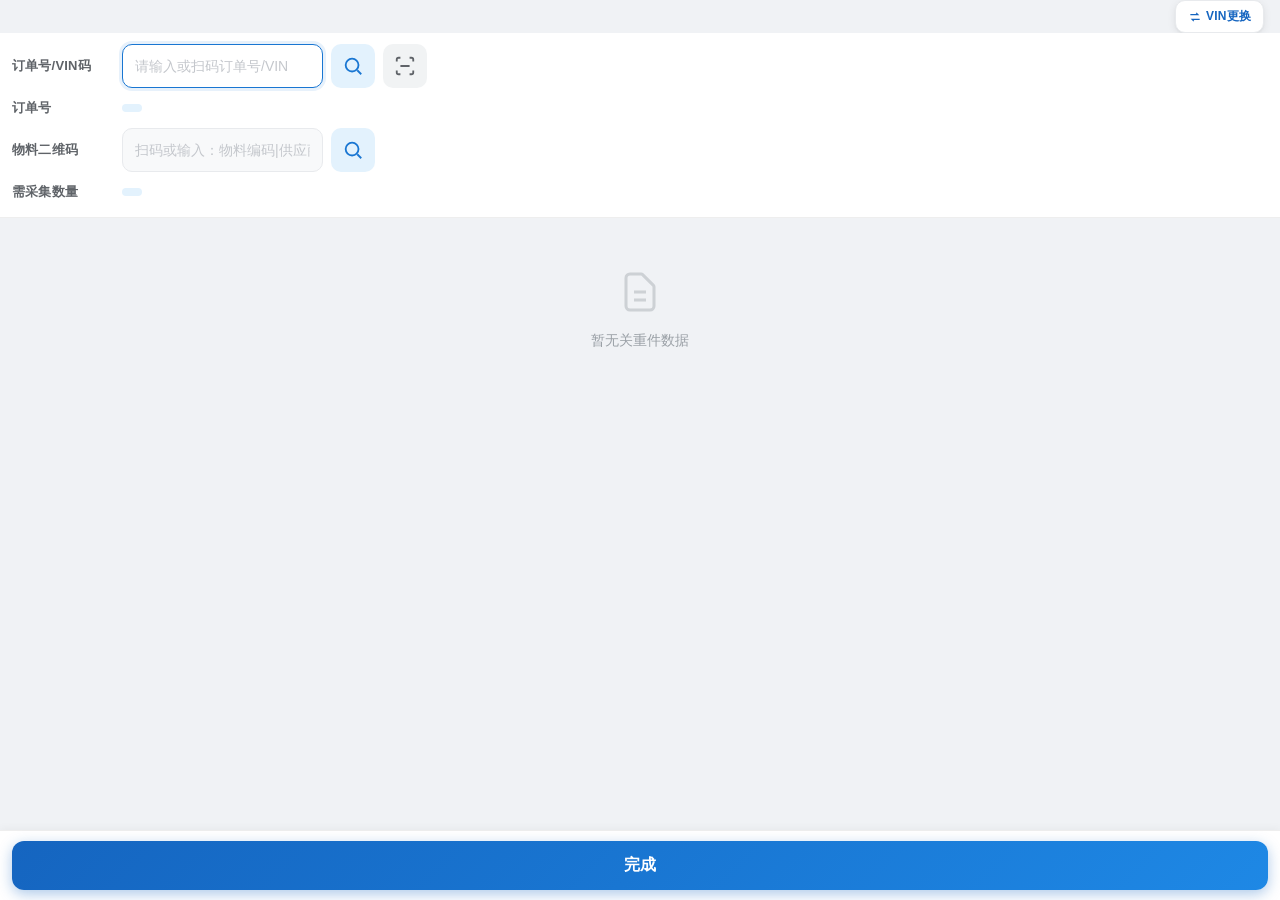
<file: mom-key-component-change/index.html>
<!DOCTYPE html>
<html lang="zh-CN">
  <head>
    <meta charset="UTF-8">
    <meta
      name="viewport"
      content="width=device-width, initial-scale=1.0, maximum-scale=1.0, user-scalable=no, viewport-fit=cover"
    >
    <title>关重件更换</title>
    <link rel="stylesheet" href="index.css">
  </head>
  <body>
    <div class="app-container mom-key-component-change">
      <!-- ==================== 顶部按钮：VIN更换（贴顶右对齐，四个视图下都可见） ==================== -->
      <button type="button" class="btn-vin-change" aria-label="VIN更换">
        <svg viewBox="0 0 24 24" fill="none" stroke="currentColor" stroke-width="2"><path d="M4 8h13l-3-3M20 16H7l3 3"/></svg>
        VIN更换
      </button>

      <!-- ==================== 视图1：关重件更换主页 ==================== -->
      <div class="key-component-check-view">
        <div class="check-form-area">
          <div class="check-form-row">
            <span class="check-form-label">订单号/VIN码</span>
            <div class="input-row">
              <input
                class="search-input input-order-key"
                type="text"
                placeholder="请输入或扫码订单号/VIN"
                autocomplete="off"
              >
              <button type="button" class="icon-btn btn-search btn-search-order" aria-label="搜索订单">
                <svg viewBox="0 0 24 24" fill="none" stroke="currentColor" stroke-width="2"><circle cx="11" cy="11" r="7"/><path d="M21 21l-4.35-4.35"/></svg>
              </button>
              <button type="button" class="icon-btn btn-scan btn-scan-order" aria-label="扫码订单">
                <svg viewBox="0 0 24 24" fill="none" stroke="currentColor" stroke-width="2"><path d="M3 7V5a2 2 0 012-2h2M17 3h2a2 2 0 012 2v2M21 17v2a2 2 0 01-2 2h-2M7 21H5a2 2 0 01-2-2v-2M7 12h10"/></svg>
              </button>
            </div>
          </div>
          <div class="check-form-row">
            <span class="check-form-label">订单号</span>
            <span class="info-tag order-no-tag"></span>
            <div class="order-switch-group hidden"></div>
          </div>
          <div class="check-form-row">
            <span class="check-form-label">物料二维码</span>
            <div class="input-row">
              <input
                class="search-input input-material-qr"
                type="text"
                placeholder="扫码或输入：物料编码|供应商|序列号[:数量]"
                autocomplete="off"
              >
              <button type="button" class="icon-btn btn-search btn-search-material" aria-label="搜索物料">
                <svg viewBox="0 0 24 24" fill="none" stroke="currentColor" stroke-width="2"><circle cx="11" cy="11" r="7"/><path d="M21 21l-4.35-4.35"/></svg>
              </button>
              <button type="button" class="icon-btn btn-scan btn-scan-material" aria-label="扫码物料">
                <svg viewBox="0 0 24 24" fill="none" stroke="currentColor" stroke-width="2"><path d="M3 7V5a2 2 0 012-2h2M17 3h2a2 2 0 012 2v2M21 17v2a2 2 0 01-2 2h-2M7 21H5a2 2 0 01-2-2v-2M7 12h10"/></svg>
              </button>
            </div>
          </div>
          <div class="check-form-row">
            <span class="check-form-label">需采集数量</span>
            <span class="info-tag collect-quantity-tag"></span>
          </div>
          <div class="check-form-row remove-quantity-row hidden">
            <span class="check-form-label">需解绑数量</span>
            <span class="info-tag remove-quantity-tag"></span>
            <button type="button" class="btn-unbind hidden">解绑</button>
          </div>
        </div>

        <div class="key-component-list">
          <div class="empty-state hidden empty-key-component">
            <svg viewBox="0 0 24 24" fill="none" stroke="currentColor" stroke-width="1.5"><path d="M9 12h6m-6 4h6m2 5H7a2 2 0 01-2-2V5a2 2 0 012-2h5.586a1 1 0 01.707.293l5.414 5.414a1 1 0 01.293.707V19a2 2 0 01-2 2z"/></svg>
            <p>暂无关重件数据</p>
          </div>
        </div>

        <div class="bottom-action-area">
          <button type="button" class="btn-complete">完成</button>
        </div>
      </div>

      <!-- ==================== 视图2：关重件移除页（仅改制订单） ==================== -->
      <div class="key-component-remove-view hidden">
        <div class="check-form-area">
          <div class="check-form-row">
            <span class="check-form-label">改制订单号</span>
            <span class="info-tag remove-order-no-tag"></span>
          </div>
          <div class="remove-filter-tip hidden"></div>
        </div>
        <div class="remove-record-list">
          <div class="empty-state hidden empty-remove-record">
            <svg viewBox="0 0 24 24" fill="none" stroke="currentColor" stroke-width="1.5"><path d="M9 12h6m-6 4h6m2 5H7a2 2 0 01-2-2V5a2 2 0 012-2h5.586a1 1 0 01.707.293l5.414 5.414a1 1 0 01.293.707V19a2 2 0 01-2 2z"/></svg>
            <p>暂无需移除的关重件</p>
          </div>
        </div>
        <div class="bottom-action-area">
          <button type="button" class="btn-back-remove">返回</button>
        </div>
      </div>

      <!-- ==================== 视图3：关重件更换页 ==================== -->
      <div class="key-component-change-view hidden">
        <div class="check-form-area">
          <div class="check-form-row stacked-row">
            <span class="check-form-label">订单号-物料编码-物料描述</span>
            <span class="info-tag change-material-tag"></span>
          </div>
          <div class="check-form-row stacked-row">
            <span class="check-form-label">新序列号</span>
            <span class="info-tag new-serial-tag"></span>
          </div>
        </div>
        <div class="change-record-list">
          <div class="empty-state hidden empty-change-record">
            <svg viewBox="0 0 24 24" fill="none" stroke="currentColor" stroke-width="1.5"><path d="M9 12h6m-6 4h6m2 5H7a2 2 0 01-2-2V5a2 2 0 012-2h5.586a1 1 0 01.707.293l5.414 5.414a1 1 0 01.293.707V19a2 2 0 01-2 2z"/></svg>
            <p>暂无可更换的关重件</p>
          </div>
        </div>
        <div class="bottom-action-area">
          <button type="button" class="btn-back-change">返回</button>
        </div>
      </div>

      <!-- ==================== 视图4：VIN更换页 ==================== -->
      <div class="key-component-vin-change-view hidden">
        <div class="check-form-area">
          <div class="check-form-row">
            <span class="check-form-label">订单号</span>
            <div class="input-row">
              <input
                class="search-input input-vin-order-no"
                type="text"
                placeholder="请输入或扫码订单号"
                autocomplete="off"
              >
              <button type="button" class="icon-btn btn-search btn-search-vin-order" aria-label="查询订单">
                <svg viewBox="0 0 24 24" fill="none" stroke="currentColor" stroke-width="2"><circle cx="11" cy="11" r="7"/><path d="M21 21l-4.35-4.35"/></svg>
              </button>
              <button type="button" class="icon-btn btn-scan btn-scan-vin-order" aria-label="扫码订单">
                <svg viewBox="0 0 24 24" fill="none" stroke="currentColor" stroke-width="2"><path d="M3 7V5a2 2 0 012-2h2M17 3h2a2 2 0 012 2v2M21 17v2a2 2 0 01-2 2h-2M7 21H5a2 2 0 01-2-2v-2M7 12h10"/></svg>
              </button>
            </div>
          </div>
          <div class="check-form-row">
            <span class="check-form-label">旧VIN</span>
            <span class="info-tag old-vin-tag"></span>
          </div>
          <div class="check-form-row">
            <span class="check-form-label">提示信息</span>
            <span class="info-tag vin-change-tip-tag"></span>
          </div>
          <div class="check-form-row">
            <span class="check-form-label">新VIN</span>
            <div class="input-row">
              <input
                class="search-input input-new-vin"
                type="text"
                placeholder="请输入或扫码新VIN"
                autocomplete="off"
              >
              <button type="button" class="icon-btn btn-scan btn-scan-new-vin" aria-label="扫码新VIN">
                <svg viewBox="0 0 24 24" fill="none" stroke="currentColor" stroke-width="2"><path d="M3 7V5a2 2 0 012-2h2M17 3h2a2 2 0 012 2v2M21 17v2a2 2 0 01-2 2h-2M7 21H5a2 2 0 01-2-2v-2M7 12h10"/></svg>
              </button>
            </div>
          </div>
          <div class="check-form-row">
            <span class="check-form-label">出厂编码</span>
            <div class="input-row">
              <input
                class="search-input input-factory-code"
                type="text"
                placeholder="请输入或扫码出厂编码"
                autocomplete="off"
              >
              <button type="button" class="icon-btn btn-scan btn-scan-factory-code" aria-label="扫码出厂编码">
                <svg viewBox="0 0 24 24" fill="none" stroke="currentColor" stroke-width="2"><path d="M3 7V5a2 2 0 012-2h2M17 3h2a2 2 0 012 2v2M21 17v2a2 2 0 01-2 2h-2M7 21H5a2 2 0 01-2-2v-2M7 12h10"/></svg>
              </button>
            </div>
          </div>
        </div>
        <div class="bottom-action-area">
          <button type="button" class="btn-vin-change-confirm">确认</button>
          <button type="button" class="btn-vin-change-back">返回</button>
        </div>
      </div>

      <!-- ==================== 循环结构模板 ==================== -->
      <template class="template-key-component-card">
        <div class="key-component-card">
          <div class="key-component-card-header">
            <div class="key-component-title">
              <span class="key-component-material-no"></span>
              <span class="key-component-material-desc"></span>
            </div>
            <div class="key-component-side">
              <span class="key-component-quantity"></span>
              <span class="key-component-material-type"></span>
            </div>
          </div>
          <div class="key-component-serial-list"></div>
        </div>
      </template>
      <template class="template-order-switch-btn">
        <button type="button" class="order-switch-btn">切换订单</button>
      </template>
      <template class="template-serial-row">
        <div class="serial-row">
          <div class="serial-main">
            <span class="serial-no"></span>
            <span class="motor-position"></span>
          </div>
          <div class="serial-side">
            <span class="scan-time"></span>
            <button type="button" class="icon-btn btn-delete-serial" aria-label="删除序列号">
              <svg viewBox="0 0 24 24" fill="none" stroke="currentColor" stroke-width="2"><path d="M4 7h16M9 7V5a1 1 0 011-1h4a1 1 0 011 1v2M6 7l1 12a1 1 0 001 1h8a1 1 0 001-1l1-12M10 11v6M14 11v6"/></svg>
            </button>
          </div>
        </div>
      </template>
      <template class="template-remove-record-card">
        <div class="remove-record-card">
          <div class="remove-record-card-header">
            <span class="remove-record-order-no"></span>
            <button type="button" class="btn-remove-row">移除</button>
          </div>
          <div class="remove-record-field-grid">
            <div class="remove-record-field">
              <span class="remove-record-label">物料编码</span>
              <span class="remove-record-value remove-record-material-no"></span>
            </div>
            <div class="remove-record-field">
              <span class="remove-record-label">物料描述</span>
              <span class="remove-record-value remove-record-material-desc"></span>
            </div>
            <div class="remove-record-field">
              <span class="remove-record-label">旧序列号</span>
              <span class="remove-record-value remove-record-old-serial"></span>
            </div>
            <div class="remove-record-field">
              <span class="remove-record-label">位置</span>
              <span class="remove-record-value remove-record-motor-position"></span>
            </div>
            <div class="remove-record-field">
              <span class="remove-record-label">录入时间</span>
              <span class="remove-record-value remove-record-scan-time"></span>
            </div>
          </div>
        </div>
      </template>
      <template class="template-change-record-card">
        <div class="change-record-card">
          <div class="change-record-card-header">
            <span class="change-record-order-no"></span>
            <button type="button" class="btn-change-row">更换</button>
          </div>
          <div class="change-record-field-grid">
            <div class="change-record-field">
              <span class="change-record-label">旧序列号</span>
              <span class="change-record-value change-record-old-serial"></span>
            </div>
            <div class="change-record-field">
              <span class="change-record-label">录入时间</span>
              <span class="change-record-value change-record-scan-time"></span>
            </div>
          </div>
        </div>
      </template>
      <template class="template-motor-option">
        <div class="motor-option">
          <span class="motor-option-label"></span>
        </div>
      </template>

      <!-- ==================== 弹窗骨架（hidden 预埋，JS 只显隐/填值） ==================== -->
      <!-- 加载中 -->
      <div class="loading-mask hidden template-loading">
        <div class="loading-box">
          <div class="loading-spinner"></div>
          <div class="loading-text">加载中...</div>
        </div>
      </div>
      <!-- Toast（非阻断，3s 自动消失） -->
      <div class="toast-mask hidden template-toast">
        <div class="toast-box">
          <div class="toast-icon-area">
            <div class="toast-icon-error hidden">
              <svg viewBox="0 0 24 24" fill="none" stroke="currentColor" stroke-width="2"><path d="M12 9v2m0 4h.01M21 12a9 9 0 11-18 0 9 9 0 0118 0z"/></svg>
            </div>
            <div class="toast-icon-success hidden">
              <svg viewBox="0 0 24 24" fill="none" stroke="currentColor" stroke-width="2.5"><path d="M5 13l4 4L19 7"/></svg>
            </div>
          </div>
          <div class="toast-title"></div>
          <div class="toast-content hidden"></div>
          <button type="button" class="toast-btn">确定</button>
        </div>
      </div>
      <!-- 二次确认 -->
      <div class="confirm-mask hidden template-confirm">
        <div class="confirm-box">
          <div class="confirm-title">提示</div>
          <div class="confirm-content"></div>
          <div class="confirm-btns">
            <button type="button" class="confirm-btn-cancel">取消</button>
            <button type="button" class="confirm-btn-ok">确定</button>
          </div>
        </div>
      </div>
      <!-- 前电机/后电机选择 -->
      <div class="motor-picker-mask hidden template-motor-picker">
        <div class="motor-picker-box">
          <div class="picker-title">请选择关重件位置</div>
          <div class="motor-picker-list"></div>
          <button type="button" class="picker-btn">取消</button>
        </div>
      </div>
    </div>

    <script src="../jquery.min.js"></script>
    <script src="mock.js"></script>
    <script src="index.js"></script>
  </body>
</html>
</file>
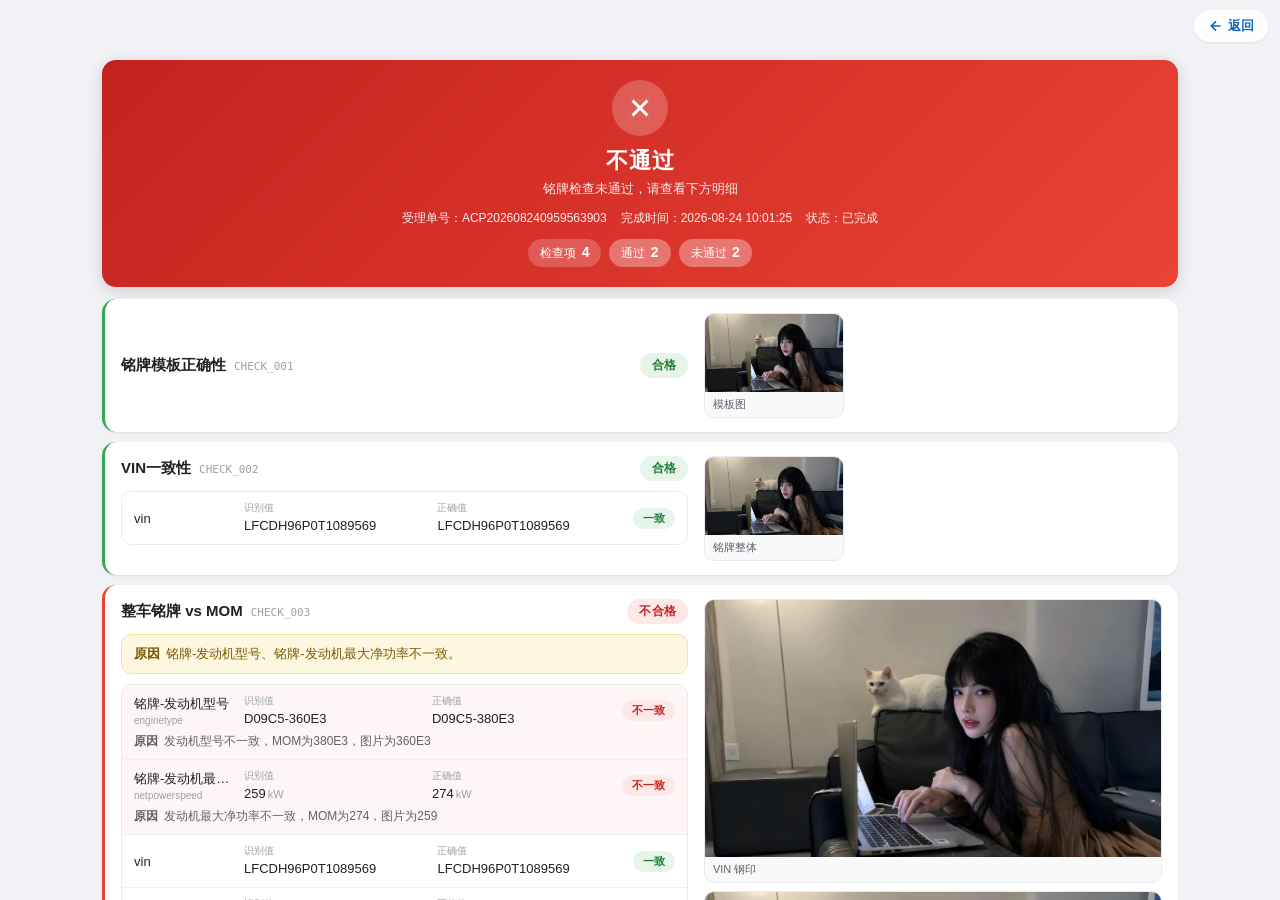
<file: mom-nameplate-check-result/index.html>
<!DOCTYPE html>
<html lang="zh-CN">
  <head>
    <meta charset="UTF-8">
    <meta
      name="viewport"
      content="width=device-width, initial-scale=1.0, maximum-scale=1.0, user-scalable=no, viewport-fit=cover"
    >
    <title>铭牌检查结果</title>
    <link rel="stylesheet" href="../viewer.min.css">
    <link rel="stylesheet" href="index.css">
  </head>
  <body>
    <div class="app-container mom-check-result">
      <!-- ==================== 结果内容区（banner/卡片由模板克隆渲染） ==================== -->
      <div class="result-body"></div>

      <!-- ==================== 循环结构模板 ==================== -->
      <!-- 任务状态横幅（待处理/处理中/失败） -->
      <template class="template-task-banner">
        <div class="status-banner processing">
          <div class="sb-icon"><span class="sb-spinner"></span></div>
          <div class="sb-title"></div>
          <div class="sb-sub"></div>
          <div class="sb-meta">
            <span class="task-accept-no">受理单号：-</span>
            <span class="task-status hidden">状态：-</span>
          </div>
        </div>
      </template>
      <!-- 整体结论横幅（通过/不通过/不确定/需重试 + 统计） -->
      <template class="template-status-banner">
        <div class="status-banner">
          <div class="sb-icon">
            <svg viewBox="0 0 24 24" fill="none" stroke="currentColor" stroke-width="2.5"></svg>
          </div>
          <div class="sb-title"></div>
          <div class="sb-sub"></div>
          <div class="sb-meta">
            <span class="accept-no">受理单号：-</span>
            <span class="completed-at">完成时间：-</span>
            <span class="banner-status hidden">状态：-</span>
          </div>
          <div class="sb-summary hidden"></div>
        </div>
      </template>
      <!-- 检查项卡片（有图片时宽屏左右分栏：检查项在左、图片在右） -->
      <template class="template-check-card">
        <div class="check-card">
          <div class="check-card-main">
            <div class="check-card-header">
              <div class="check-title-wrap">
                <span class="check-name"></span>
                <span class="check-code hidden"></span>
              </div>
              <span class="ck-badge"></span>
            </div>
            <div class="check-reason hidden">
              <span class="reason-label">原因</span>
              <span class="reason-text"></span>
            </div>
            <div class="field-list"></div>
          </div>
          <div class="check-images hidden">
            <div class="check-image-list"></div>
          </div>
        </div>
      </template>
      <!-- 检查项图片（ImageUrlList / ImageNameList 按 ImageCheckList 归到对应检查项） -->
      <template class="template-check-image">
        <figure class="check-image-item">
          <img class="check-image" src="[data-uri]" alt="" loading="lazy" decoding="async">
          <figcaption class="check-image-name"></figcaption>
        </figure>
      </template>
      <!-- 独立图片区（未发起/未完成/未匹配检查项的图片，统一放在结果末尾） -->
      <template class="template-image-section">
        <div class="image-section">
          <div class="image-section-title"></div>
          <div class="check-image-list"></div>
        </div>
      </template>
      <!-- 字段明细行 -->
      <template class="template-field-row">
        <div class="field-row">
          <div class="field-label-wrap">
            <span class="field-name-cn"></span>
            <span class="field-name-en hidden"></span>
          </div>
          <div class="field-values">
            <div class="fv">
              <span class="fv-label">识别值</span>
              <div class="fv-value-line">
                <span class="fv-val"></span>
                <span class="fv-unit hidden"></span>
              </div>
            </div>
            <div class="fv">
              <span class="fv-label">正确值</span>
              <div class="fv-value-line">
                <span class="fv-val"></span>
                <span class="fv-unit hidden"></span>
              </div>
            </div>
          </div>
          <span class="f-badge"></span>
          <div class="field-reason hidden">
            <span class="field-reason-label">原因</span>
            <span class="field-reason-text"></span>
          </div>
        </div>
      </template>
      <!-- 空态提示 -->
      <template class="template-empty-state">
        <div class="empty-state">
          <svg viewBox="0 0 24 24" fill="none" stroke="currentColor" stroke-width="1.5"><path d="M9 12h6m-6 4h6m2 5H7a2 2 0 01-2-2V5a2 2 0 012-2h5.586a1 1 0 01.707.293l5.414 5.414a1 1 0 01.293.707V19a2 2 0 01-2 2z" /></svg>
          <p></p>
        </div>
      </template>
      <!-- 统计 chip（通过/未通过/跳过） -->
      <template class="template-sum-chip">
        <span class="sum-chip"><b></b></span>
      </template>

      <!-- 返回按钮（固定右上角，行为由 index.js 绑定） -->
      <button type="button" class="back-button" aria-label="返回">
        <svg viewBox="0 0 24 24" fill="none" stroke="currentColor" stroke-width="2.5"><path d="M19 12H5M12 19l-7-7 7-7"/></svg>
        <span>返回</span>
      </button>
    </div>

    <script src="../jquery.min.js"></script>
    <script src="../viewer.min.js"></script>
    <script src="mock.js"></script>
    <script src="index.js"></script>
  </body>
</html>
</file>
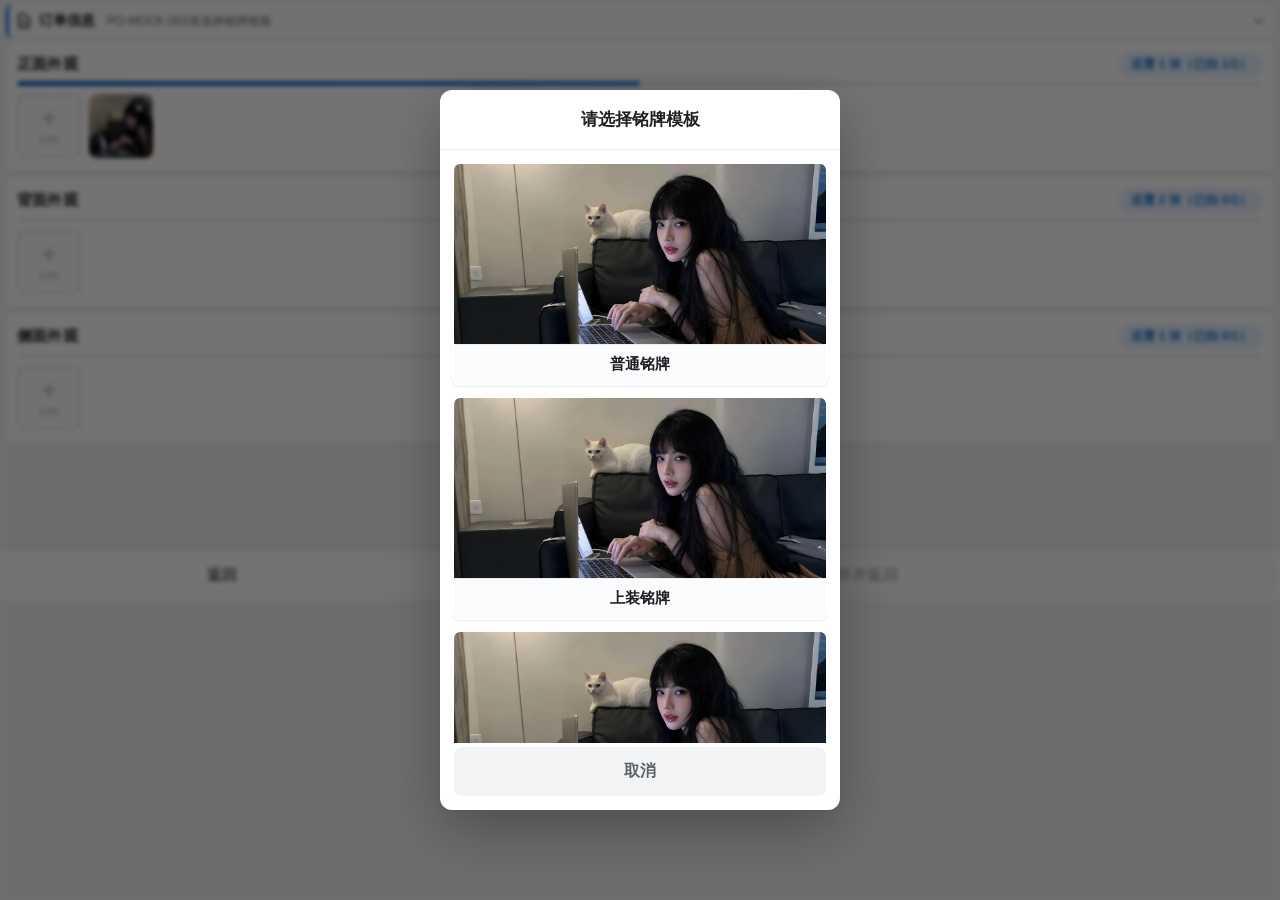
<file: mom-nameplate-photo-upload/index.html>
<!DOCTYPE html>
<html lang="zh-CN">
  <head>
    <meta charset="UTF-8">
    <meta
      name="viewport"
      content="width=device-width, initial-scale=1.0, maximum-scale=1.0, user-scalable=no, viewport-fit=cover"
    >
    <title>照片上传</title>
    <link rel="stylesheet" href="index.css">
  </head>
  <body>
    <div class="app-container mom-photo-upload">
      <!-- ==================== 表单区 ==================== -->
      <div class="form-area">
        <div class="form-card">
          <!-- 查询后显示的卡片头（与订单信息一致：图标 + 点击折叠/展开；清空按钮在箭头左边） -->
          <div class="form-card-header hidden btn-toggle-form">
            <svg viewBox="0 0 24 24" fill="none" stroke="currentColor" stroke-width="2" ><path d="M9 12h6m-6 4h6m2 5H7a2 2 0 01-2-2V5a2 2 0 012-2h5.586a1 1 0 01.707.293l5.414 5.414a1 1 0 01.293.707V19a2 2 0 01-2 2z" /></svg>
            <span>查询条件</span>
            <!-- 收起时显示当前工位/订单摘要，避免收起后看不到查的是哪一单 -->
            <span class="form-collapsed-summary">
              <span class="form-summary-station"></span>
              <span class="form-summary-order"></span>
            </span>
            <button type="button" class="btn-clear-form form-clear-btn" title="清空" aria-label="清空">
              <svg viewBox="0 0 24 24" fill="none" stroke="currentColor" stroke-width="2.5"><path d="M18 6L6 18M6 6l12 12" /></svg>
            </button>
            <span class="form-arrow">
              <svg class="arrow-down hidden" viewBox="0 0 24 24" fill="none" stroke="currentColor" stroke-width="2.5"><path d="M6 9l6 6 6-6" /></svg>
              <svg class="arrow-up hidden" viewBox="0 0 24 24" fill="none" stroke="currentColor" stroke-width="2.5"><path d="M18 15l-6-6-6 6" /></svg>
            </span>
          </div>
          <div class="form-card-body">
            <div class="form-group">
              <label class="form-label">工位选择</label>
              <div class="combobox-wrapper combobox-station">
                <input
                  class="combobox-input input-station"
                 
                  type="text"
                  placeholder="输入工位编码或名称筛选"
                  autocomplete="off"
                >
                <input class="input-station-code" type="hidden">
                <svg class="combobox-arrow" viewBox="0 0 24 24" fill="none" stroke="currentColor" stroke-width="2.5"><path d="M6 9l6 6 6-6" /></svg>
                <div class="combobox-dropdown dropdown-station hidden"></div>
              </div>
            </div>
            <div class="form-group">
              <label class="form-label">订单号</label>
              <div class="input-row">
                <input
                  class="search-input input-order"
                 
                  type="text"
                  placeholder="请输入或扫码订单号"
                >
                <button type="button" class="icon-btn btn-scan btn-scan-order" aria-label="扫码订单号">
                  <svg viewBox="0 0 24 24" fill="none" stroke="currentColor" stroke-width="2"><path d="M3 7V5a2 2 0 012-2h2M17 3h2a2 2 0 012 2v2M21 17v2a2 2 0 01-2 2h-2M7 21H5a2 2 0 01-2-2v-2" /></svg>
                </button>
              </div>
            </div>
            <button type="button" class="btn-query">查询照片配置</button>
          </div>
        </div>
      </div>

      <!-- ==================== 订单信息区（body 多态块预埋） ==================== -->
      <div class="order-info-area hidden">
        <div class="order-info-card">
          <div class="order-info-header btn-toggle-order-info">
            <svg viewBox="0 0 24 24" fill="none" stroke="currentColor" stroke-width="2" ><path d="M9 12h6m-6 4h6m2 5H7a2 2 0 01-2-2V5a2 2 0 012-2h5.586a1 1 0 01.707.293l5.414 5.414a1 1 0 01.293.707V19a2 2 0 01-2 2z" /></svg>
            <span>订单信息</span>
            <!-- 收起时显示模板名 + 主机编码/VIN 摘要 + 模板缩略图（订单信息默认收起，摘要保证不丢关键信息） -->
            <span class="order-info-collapsed-summary">
              <!-- 订单号：关重件入口不显示查询条件区，这里承担"核对单号"的职责 -->
              <span class="order-info-summary-order"></span>
              <span class="order-info-summary-code"></span>
              <span class="order-info-summary-vin"></span>
              <span class="order-info-summary-template"></span>
            </span>
            <span class="order-info-header-thumb">
              <img class="template-image template-header-image" src="[data-uri]" alt="铭牌模板">
            </span>
            <span class="order-info-arrow">
              <svg class="arrow-down hidden" viewBox="0 0 24 24" fill="none" stroke="currentColor" stroke-width="2.5"><path d="M6 9l6 6 6-6" /></svg>
              <svg class="arrow-up hidden" viewBox="0 0 24 24" fill="none" stroke="currentColor" stroke-width="2.5"><path d="M18 15l-6-6-6 6" /></svg>
            </span>
          </div>
          <div class="order-info-body">
            <!-- 态A：主机编码 + VIN 行 -->
            <div class="field-row field-row-inline hidden block-machine-vin">
              <span class="field-label">主机编码</span>
              <span class="field-value machine-code-value">-</span>
              <span class="field-label">VIN</span>
              <span class="field-value vin-value">-</span>
            </div>
            <!-- 态B：单模板（自动选中；展开时看模板图） -->
            <div class="hidden block-template-single">
              <div class="field-row">
                <span class="field-label">铭牌模板</span>
                <span class="field-value template-single-name-value">-</span>
              </div>
              <img class="template-image template-single-image" src="[data-uri]" alt="铭牌模板">
            </div>
            <!-- 态C：多模板已选（展开时看模板图） -->
            <div class="hidden block-template-selected">
              <div class="field-row template-field-row">
                <span class="field-label">铭牌模板</span>
                <span class="field-value template-selected-name-value">-</span>
                <button type="button" class="btn-change-template-inline pick-template-btn">更换</button>
              </div>
              <img class="template-image template-selected-image" src="[data-uri]" alt="铭牌模板">
            </div>
            <!-- 态D：多模板未选（必须选择，否则不允许保存） -->
            <div class="hidden block-template-none">
              <div class="field-row">
                <span class="field-label">铭牌模板</span>
                <button type="button" class="btn-pick-template-inline pick-template-btn">点击选择</button>
              </div>
              <p class="template-required-tip">该订单有多个铭牌模板，请先选择后再保存</p>
            </div>
            <!-- 态E：订单未查到铭牌记录（不卡控保存，仅提示） -->
            <div class="hidden block-template-missing">
              <div class="field-row">
                <span class="field-label">铭牌模板</span>
                <span class="field-value template-missing-tip">未查到铭牌模板</span>
              </div>
              <p class="template-required-tip">可继续拍照并保存，铭牌模板待业务补充</p>
            </div>
          </div>
        </div>
      </div>

      <!-- ==================== 照片类型卡片区（动态容器） ==================== -->
      <div class="photo-cards-area">
        <!-- 空态提示（该工位无需拍照） -->
        <div class="empty-state hidden empty-no-photo">
          <svg viewBox="0 0 24 24" fill="none" stroke="currentColor" stroke-width="1.5"><path d="M9 12h6m-6 4h6m2 5H7a2 2 0 01-2-2V5a2 2 0 012-2h5.586a1 1 0 01.707.293l5.414 5.414a1 1 0 01.293.707V19a2 2 0 01-2 2z" /></svg>
          <p>该工位无需拍照</p>
        </div>
      </div>

      <!-- ==================== 底部按钮区 ==================== -->
      <!-- 主按钮文案按入口切换：正常进入为「保存」，由关重件绑定（KeyPart）页面进入为「保存并返回」（JS 依 window.fromKeyPart 判定）；
           关重件入口额外显示独立的「返回」按钮（不保存、直接回关重件绑定页），普通入口隐藏 -->
      <div class="confirm-section hidden">
        <button type="button" class="btn-back hidden">返回</button>
        <button type="button" class="btn-save">保存</button>
      </div>

      <!-- ==================== 隐藏的文件选择 input ==================== -->
      <input type="file" class="photo-input-hidden photo-input" accept="image/*">

      <!-- ==================== 弹窗骨架（hidden 预埋，JS 只显隐/填值） ==================== -->
      <!-- 加载中 -->
      <div class="loading-mask hidden template-loading">
        <div class="loading-box">
          <div class="loading-spinner"></div>
          <div class="loading-text">加载中...</div>
        </div>
      </div>
      <!-- Toast -->
      <div class="toast-mask hidden template-toast">
        <div class="toast-box">
          <div class="toast-icon-area">
            <div class="toast-icon-error hidden">
              <svg viewBox="0 0 24 24" fill="none" stroke="currentColor" stroke-width="2"><path d="M12 9v2m0 4h.01M21 12a9 9 0 11-18 0 9 9 0 0118 0z" /></svg>
            </div>
            <div class="toast-icon-success hidden">
              <svg viewBox="0 0 24 24" fill="none" stroke="currentColor" stroke-width="2.5"><path d="M5 13l4 4L19 7" /></svg>
            </div>
          </div>
          <div class="toast-title"></div>
          <div class="toast-content hidden"></div>
          <button type="button" class="toast-btn">确定</button>
        </div>
      </div>
      <!-- 模板选择弹窗 -->
      <div class="template-picker-mask hidden template-picker">
        <div class="template-picker-box">
          <div class="picker-title">请选择铭牌模板</div>
          <div class="picker-list"></div>
          <button type="button" class="picker-btn">取消</button>
        </div>
      </div>
      <!-- 照片预览 -->
      <div class="photo-preview-mask hidden template-preview">
        <button type="button" class="photo-preview-close">&times;</button>
        <div class="photo-preview-viewport preview-viewport">
          <div class="photo-preview-panner preview-panner">
            <img class="photo-preview-image preview-image" src="[data-uri]" alt="preview">
          </div>
        </div>
      </div>

      <!-- ==================== 循环结构模板（JS cloneNode 后填值） ==================== -->
      <!-- 工位下拉选项 -->
      <template class="template-combobox-item">
        <div class="combobox-item">
          <span class="combobox-item-code"></span>
          <span class="combobox-item-name"></span>
        </div>
      </template>
      <!-- 工位下拉：无匹配项 / 列表未就绪 -->
      <template class="template-combobox-empty">
        <div class="combobox-empty">无匹配工位</div>
      </template>
      <template class="template-combobox-loading">
        <div class="combobox-empty">工位加载中...</div>
      </template>
      <!-- 照片类型卡片 -->
      <template class="template-photo-card">
        <div class="photo-type-card">
          <div class="card-header">
            <div class="card-title-row">
              <span class="card-title"></span>
              <span class="card-badge pending">
                <svg class="badge-check hidden" viewBox="0 0 24 24" fill="none" stroke="currentColor" stroke-width="3" ><path d="M5 13l4 4L19 7" /></svg>
                <span class="badge-text"></span>
              </span>
            </div>
            <div class="progress-bar">
              <div class="progress-fill"></div>
            </div>
          </div>
          <div class="photo-thumb-list">
            <div class="photo-add hidden" data-type="">
              <svg viewBox="0 0 24 24" fill="none" stroke="currentColor" stroke-width="2"><path d="M12 5v14M5 12h14" /></svg>
              <span>拍照</span>
            </div>
            <div class="photo-full-tip hidden">已达上限</div>
          </div>
        </div>
      </template>
      <!-- 照片缩略图 -->
      <template class="template-photo-item">
        <div class="photo-item">
          <img src="[data-uri]" alt="photo">
          <button type="button" class="photo-delete" aria-label="删除照片">
            <svg viewBox="0 0 24 24" fill="none" stroke="white" stroke-width="2.5"><path d="M18 6L6 18M6 6l12 12" /></svg>
          </button>
        </div>
      </template>
      <!-- 模板选择项 -->
      <template class="template-picker-item">
        <div class="picker-item">
          <img src="[data-uri]" alt="">
          <div class="picker-item-name"></div>
        </div>
      </template>
      <!-- 提交成功详情行 -->
      <template class="template-detail-row">
        <div class="detail-row">
          <span class="detail-label"></span>
          <span class="detail-value"></span>
        </div>
      </template>
    </div>
    <script src="../jquery.min.js"></script>
    <script src="mock.js"></script>
    <script src="index.js"></script>
  </body>
</html>
</file>
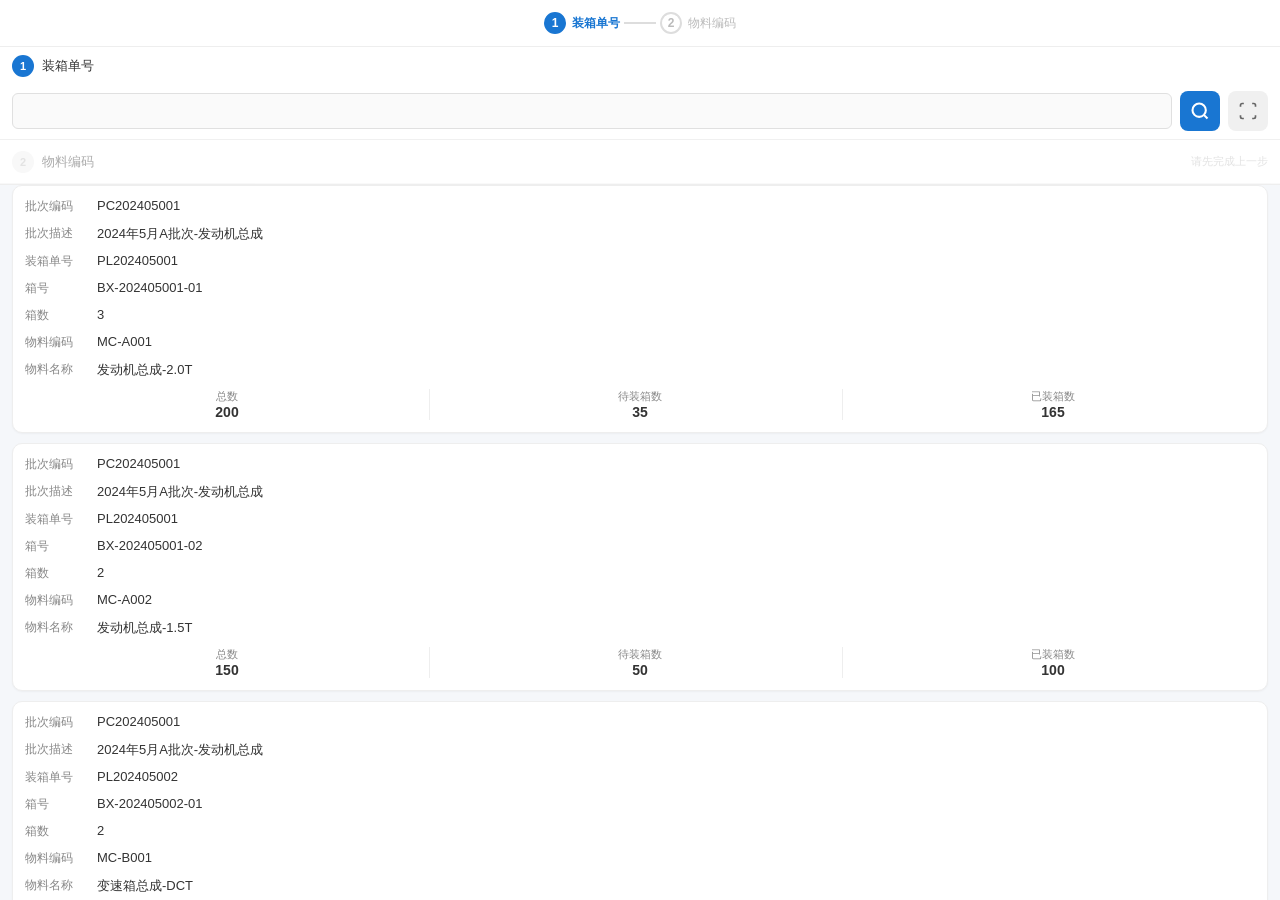
<file: mom-packing/index.html>
<!DOCTYPE html>
<html lang="zh-CN">
  <head>
    <meta charset="UTF-8">
    <meta
      name="viewport"
      content="width=device-width, initial-scale=1.0, maximum-scale=1.0, user-scalable=no, viewport-fit=cover"
    >
    <title>装箱作业</title>
    <link rel="stylesheet" href="index.css">
  </head>
  <body>
    <div class="app-container mom-packing-app">
      <!-- ==================== 步骤指示器 ==================== -->
      <div class="step-indicator">
        <div class="step-item active step-item-0">
          <span class="step-dot">1</span>
          <span class="step-label">装箱单号</span>
        </div>
        <div class="step-line step-line-0"></div>
        <div class="step-item step-item-1">
          <span class="step-dot">2</span>
          <span class="step-label">物料编码</span>
        </div>
      </div>

      <!-- ==================== 搜索区（三态行由模板克隆渲染） ==================== -->
      <div class="search-area"></div>

      <!-- ==================== 内容区 ==================== -->
      <div class="packing-body">
        <div class="result-area" style="display:none;"></div>
        <!-- 装箱面板（骨架预埋，信息行由模板克隆填充） -->
        <div class="packing-panel-container" style="display:none;">
          <div class="packing-panel">
            <div class="section-header">
              <span class="section-step filled">
                <svg viewBox="0 0 24 24" fill="none" stroke="currentColor" stroke-width="3" width="14" height="14"><path d="M5 13l4 4L19 7" /></svg>
              </span>
              <span class="section-title">装箱信息</span>
            </div>
            <div class="packing-card"></div>
            <div class="qty-section">
              <div class="qty-label">本次装箱数量</div>
              <input class="qty-input packing-qty" type="number" inputmode="decimal" step="any">
              <div class="qty-hint"></div>
              <div class="qty-error hidden"></div>
            </div>
            <div class="photo-section">
              <div class="photo-header">
                <span class="photo-label">照片</span>
                <span class="photo-required photo-required-tip"></span>
                <span class="photo-error hidden"></span>
              </div>
              <div class="photo-progress">
                <div class="photo-progress-bar">
                  <div class="photo-progress-fill"></div>
                </div>
                <span class="photo-progress-text"></span>
              </div>
              <div class="photo-scroll">
                <div class="photo-add hidden photo-add-button">
                  <svg viewBox="0 0 24 24" fill="none" stroke="currentColor" stroke-width="2"><path d="M12 5v14M5 12h14" /></svg>
                  <span>拍照</span>
                </div>
              </div>
            </div>
          </div>
        </div>
      </div>

      <!-- ==================== 确认按钮区 ==================== -->
      <div class="confirm-section hidden">
        <button type="button" class="btn-confirm">确认装箱</button>
      </div>

      <!-- ==================== 隐藏的文件选择 input ==================== -->
      <input type="file" class="photo-input-hidden photo-input" accept="image/*" capture="environment">

      <!-- ==================== 弹窗骨架 ==================== -->
      <!-- 加载中 -->
      <div class="loading-mask hidden template-loading">
        <div class="loading-box">
          <div class="loading-spinner"></div>
          <div class="loading-text">加载中...</div>
        </div>
      </div>
      <!-- Toast -->
      <div class="toast-mask hidden template-toast">
        <div class="toast-box">
          <div class="toast-icon-area">
            <div class="toast-icon-error hidden">
              <svg viewBox="0 0 24 24" fill="none" stroke="currentColor" stroke-width="2"><path d="M12 9v2m0 4h.01M21 12a9 9 0 11-18 0 9 9 0 0118 0z" /></svg>
            </div>
            <div class="toast-icon-success hidden">
              <svg viewBox="0 0 24 24" fill="none" stroke="currentColor" stroke-width="2.5"><path d="M5 13l4 4L19 7" /></svg>
            </div>
          </div>
          <div class="toast-title"></div>
          <div class="toast-content hidden"></div>
          <button type="button" class="toast-btn">确定</button>
        </div>
      </div>
      <!-- 照片预览（简单版） -->
      <div class="photo-preview-mask hidden template-preview">
        <button type="button" class="photo-preview-close">&times;</button>
        <img class="photo-preview-image preview-image" src="[data-uri]" alt="preview">
      </div>

      <!-- ==================== 循环结构模板 ==================== -->
      <!-- 搜索步骤行：完成态（摘要 + 展开按钮） -->
      <template class="template-step-completed">
        <div class="step-row completed" data-step="">
          <span class="step-chip">✓</span>
          <span class="step-name"></span>
          <span class="step-value"></span>
          <button type="button" class="step-expand">▾</button>
        </div>
      </template>
      <!-- 搜索步骤行：当前输入态 -->
      <template class="template-step-active">
        <div class="step-row active" data-step="">
          <span class="step-chip"></span>
          <span class="step-name"></span>
          <div class="step-input-row">
            <input class="search-input" type="text">
            <button type="button" class="icon-btn btn-search" aria-label="搜索">
              <svg viewBox="0 0 24 24" fill="none" stroke="currentColor" stroke-width="2.5"><circle cx="11" cy="11" r="8"/><path d="M21 21l-4.35-4.35"/></svg>
            </button>
            <button type="button" class="icon-btn btn-scan" aria-label="扫码">
              <svg viewBox="0 0 24 24" fill="none" stroke="currentColor" stroke-width="2"><path d="M3 7V5a2 2 0 012-2h2M17 3h2a2 2 0 012 2v2M21 17v2a2 2 0 01-2 2h-2M7 21H5a2 2 0 01-2-2v-2" /></svg>
            </button>
          </div>
        </div>
      </template>
      <!-- 搜索步骤行：锁定态 -->
      <template class="template-step-locked">
        <div class="step-row locked" data-step="">
          <span class="step-chip"></span>
          <span class="step-name"></span>
          <span class="step-hint">请先完成上一步</span>
        </div>
      </template>
      <!-- 结果卡片 -->
      <template class="template-result-card">
        <div class="result-card"></div>
      </template>
      <!-- 信息行（装箱面板/结果卡共用） -->
      <template class="template-field-row">
        <div class="field-row">
          <span class="field-label"></span>
          <span class="field-value"></span>
        </div>
      </template>
      <!-- 三列信息行（总数/待装箱/已装箱） -->
      <template class="template-field-row-triple">
        <div class="field-row field-row-triple">
          <span class="triple-item"><span class="field-label"></span><span class="field-value"></span></span>
          <span class="triple-item"><span class="field-label"></span><span class="field-value"></span></span>
          <span class="triple-item"><span class="field-label"></span><span class="field-value"></span></span>
        </div>
      </template>
      <!-- 照片缩略图 -->
      <template class="template-photo-item">
        <div class="photo-item">
          <img src="[data-uri]" alt="photo">
          <button type="button" class="photo-delete" aria-label="删除照片">
            <svg viewBox="0 0 24 24" fill="none" stroke="white" stroke-width="2.5"><path d="M18 6L6 18M6 6l12 12" /></svg>
          </button>
        </div>
      </template>
      <!-- 提交成功详情行 -->
      <template class="template-detail-row">
        <div class="detail-row">
          <span class="detail-label"></span>
          <span class="detail-value"></span>
        </div>
      </template>
      <!-- 空态提示 -->
      <template class="template-empty-state">
        <div class="empty-state">
          <svg viewBox="0 0 24 24" fill="none" stroke="currentColor" stroke-width="1.5"><path d="M9 12h6m-6 4h6m2 5H7a2 2 0 01-2-2V5a2 2 0 012-2h5.586a1 1 0 01.707.293l5.414 5.414a1 1 0 01.293.707V19a2 2 0 01-2 2z" /></svg>
          <p></p>
        </div>
      </template>
    </div>
    <script src="../jquery.min.js"></script>
    <script src="mock.js"></script>
    <script src="Index.js"></script>
  </body>
</html>
</file>
<file: mom-assembly-material-check/index.css>
.mom-assembly-material-check {
  --primary: #1976d2;
  --primary-dark: #1565c0;
  --primary-light: #42a5f5;
  --primary-bg: #e3f2fd;
  --gradient-primary: linear-gradient(135deg, #1565c0 0%, #1976d2 50%, #1e88e5 100%);
  --border-color: #e8eaed;
  --bg-input: #f8f9fa;
  --bg-btn-secondary: #f1f3f4;
  --text-muted: #9aa0a6;
  --text-secondary: #5f6368;
  --text-primary: #202124;
  --error: #ea4335;
  --success: #34a853;
  --card-radius: 14px;
  --shadow-sm: 0 1px 2px rgba(0,0,0,0.06), 0 1px 3px rgba(0,0,0,0.04);
  --shadow-md: 0 2px 8px rgba(0,0,0,0.08), 0 1px 2px rgba(0,0,0,0.04);
  --shadow-lg: 0 8px 30px rgba(0,0,0,0.12);
}

html,
body {
  height: 100%;
  margin: 0;
  padding: 0;
  background: #f0f2f5;
}

.mom-assembly-material-check,
.mom-assembly-material-check * {
  box-sizing: border-box;
  -webkit-tap-highlight-color: transparent;
  scrollbar-width: none;
  -ms-overflow-style: none;
}

.mom-assembly-material-check ::-webkit-scrollbar {
  display: none;
}

.mom-assembly-material-check {
  width: 100%;
  height: 100%;
  margin: 0;
  padding: 0;
  overflow: hidden;
  font-family: -apple-system, BlinkMacSystemFont, "Segoe UI", Roboto, "Helvetica Neue", Arial, sans-serif;
  background: #f0f2f5;
  color: var(--text-primary);
}

.mom-assembly-material-check.app-container {
  height: 100%;
  display: flex;
  flex-direction: column;
}

/* 通用隐藏（初始隐藏的区块用，替代内联 style="display:none"） */
.mom-assembly-material-check .hidden {
  display: none !important;
}

/* ==================== 视图容器（空间分配：内容区占满，底栏按需） ==================== */
.mom-assembly-material-check .station-select-view,
.mom-assembly-material-check .material-check-view {
  flex: 1;
  min-height: 0;
  display: flex;
  flex-direction: column;
}

/* ==================== 输入行（输入框 + 搜索/扫码按钮） ==================== */
.mom-assembly-material-check .input-row {
  display: flex;
  gap: 8px;
  align-items: center;
  min-width: 0;
}
.mom-assembly-material-check .search-input {
  flex: 1;
  min-width: 0;
  height: 44px;
  padding: 0 12px;
  border: 1.5px solid var(--border-color);
  border-radius: 10px;
  font-size: 14px;
  outline: none;
  background: var(--bg-input);
  color: var(--text-primary);
  transition: border-color 0.2s, box-shadow 0.2s;
}
.mom-assembly-material-check .search-input:focus {
  border-color: var(--primary);
  box-shadow: 0 0 0 3px rgba(25, 118, 210, 0.1);
  background: #fff;
}
.mom-assembly-material-check .search-input::placeholder {
  color: #c4c7cc;
}

.mom-assembly-material-check .icon-btn {
  width: 44px;
  height: 44px;
  min-width: 44px;
  border-radius: 10px;
  border: none;
  display: flex;
  align-items: center;
  justify-content: center;
  cursor: pointer;
  transition: background 0.15s;
}
.mom-assembly-material-check .icon-btn svg {
  width: 22px;
  height: 22px;
}
.mom-assembly-material-check .btn-scan {
  background: var(--bg-btn-secondary) !important;
  color: var(--text-secondary) !important;
}
.mom-assembly-material-check .btn-scan:active {
  background: #e0e0e0 !important;
}
.mom-assembly-material-check .btn-search {
  background: var(--primary-bg) !important;
  color: var(--primary) !important;
}
.mom-assembly-material-check .btn-search:active {
  background: #bbdefb !important;
}

/* ==================== 视图1：工位选择 ==================== */
.mom-assembly-material-check .station-filter-area {
  flex-shrink: 0;
  padding: 12px 12px 8px;
}
.mom-assembly-material-check .station-list {
  flex: 1;
  overflow-y: auto;
  overflow-x: hidden;
  padding: 2px 12px 12px;
  -webkit-overflow-scrolling: touch;
}
.mom-assembly-material-check .station-item {
  background: #fff;
  border-radius: 12px;
  padding: 13px 14px;
  margin-bottom: 8px;
  box-shadow: var(--shadow-sm);
  border-left: 3px solid var(--primary);
  display: flex;
  align-items: baseline;
  gap: 6px;
  cursor: pointer;
  transition: background 0.15s, box-shadow 0.15s;
}
.mom-assembly-material-check .station-item:last-child {
  margin-bottom: 0;
}
.mom-assembly-material-check .station-item:active {
  background: var(--primary-bg);
}
.mom-assembly-material-check .station-item.selected {
  background: var(--primary-bg);
  box-shadow: 0 0 0 2px rgba(25, 118, 210, 0.25);
}
.mom-assembly-material-check .station-code {
  font-size: 15px;
  font-weight: 600;
  color: var(--primary);
  white-space: nowrap;
}
.mom-assembly-material-check .station-desc {
  font-size: 13px;
  color: var(--text-secondary);
  min-width: 0;
  overflow: hidden;
  text-overflow: ellipsis;
  white-space: nowrap;
}
.mom-assembly-material-check .station-desc::before {
  content: "（";
}
.mom-assembly-material-check .station-desc::after {
  content: "）";
}

/* ==================== 视图2：物料检查 ==================== */
.mom-assembly-material-check .check-form-area {
  flex-shrink: 0;
  padding: 8px 12px;
  background: #fff;
  border-bottom: 1px solid #eee;
}
.mom-assembly-material-check .check-form-row {
  display: flex;
  align-items: center;
  gap: 10px;
  min-height: 34px;
  padding: 3px 0;
}
.mom-assembly-material-check .check-form-label {
  flex-shrink: 0;
  width: 100px;
  font-size: 13px;
  font-weight: 600;
  color: var(--text-secondary);
  letter-spacing: 0.2px;
}
.mom-assembly-material-check .info-tag {
  background: var(--primary-bg);
  color: var(--primary-dark);
  font-size: 12px;
  font-weight: 600;
  padding: 4px 10px;
  border-radius: 12px;
  min-width: 0;
  overflow: hidden;
  text-overflow: ellipsis;
  white-space: nowrap;
}

/* 检查结果区（可滚动，占满剩余空间） */
.mom-assembly-material-check .check-result-area {
  flex: 1;
  overflow-y: auto;
  overflow-x: hidden;
  padding: 10px 12px;
  -webkit-overflow-scrolling: touch;
}
.mom-assembly-material-check .check-result-row {
  display: flex;
  align-items: center;
  gap: 8px;
  background: #fff;
  border-radius: 10px;
  padding: 11px 12px;
  margin-bottom: 8px;
  box-shadow: var(--shadow-sm);
  font-size: 13px;
  border-left: 3px solid transparent;
  animation: fadeSlideIn 0.25s ease;
}
.mom-assembly-material-check .check-result-row:last-child {
  margin-bottom: 0;
}
.mom-assembly-material-check .check-result-row .cr-material-code {
  font-weight: 600;
  white-space: nowrap;
}
.mom-assembly-material-check .check-result-row .cr-material-desc {
  min-width: 0;
  overflow: hidden;
  text-overflow: ellipsis;
  white-space: nowrap;
}
/* 物料编码/名称与时间同字号（12px 档），时间只显示时分秒 */
.mom-assembly-material-check .check-result-row .cr-material-code,
.mom-assembly-material-check .check-result-row .cr-material-desc,
.mom-assembly-material-check .check-result-row .cr-check-time {
  font-size: 12px;
}
.mom-assembly-material-check .check-result-row .cr-check-time {
  margin-left: auto;
  white-space: nowrap;
  opacity: 0.9;
}
.mom-assembly-material-check .check-result-row .cr-join {
  color: var(--text-muted);
}
/* 结果图标：与结果同行的对勾/叉（替代「成功/失败」文字，省空间） */
.mom-assembly-material-check .check-result-row .cr-result-icon {
  flex-shrink: 0;
  display: inline-flex;
  align-items: center;
  justify-content: center;
  font-size: 1.2em;
}
.mom-assembly-material-check .check-result-row .cr-result-icon svg {
  width: 1em;
  height: 1em;
}
.mom-assembly-material-check .check-result-row.pass {
  color: #1e7e34;
  border-left-color: var(--success);
  background: #f6fdf8;
}
.mom-assembly-material-check .check-result-row.fail {
  color: var(--error);
  border-left-color: var(--error);
  background: #fdf7f6;
}

/* ==================== 底部按钮区（检查完成 + 返回） ==================== */
.mom-assembly-material-check .bottom-action-area {
  flex-shrink: 0;
  padding: 10px 12px calc(10px + env(safe-area-inset-bottom));
  background: #fff;
  border-top: 1px solid #eee;
  box-shadow: 0 -2px 8px rgba(0,0,0,0.04);
  display: flex;
  gap: 10px;
}
.mom-assembly-material-check .btn-check-complete {
  flex: 2;
  padding: 14px;
  border: none;
  border-radius: 12px;
  font-size: 16px;
  font-weight: 700;
  cursor: pointer;
  background: var(--gradient-primary);
  color: #fff;
  letter-spacing: 0.5px;
  box-shadow: 0 4px 14px rgba(21, 101, 192, 0.35);
  transition: box-shadow 0.2s, opacity 0.15s;
}
.mom-assembly-material-check .btn-check-complete:active {
  opacity: 0.92;
  box-shadow: 0 2px 6px rgba(21, 101, 192, 0.3);
}
.mom-assembly-material-check .btn-back-station {
  flex: 1;
  padding: 14px;
  border: 1.5px solid var(--primary);
  border-radius: 12px;
  font-size: 16px;
  font-weight: 700;
  cursor: pointer;
  background: #fff;
  color: var(--primary);
  letter-spacing: 0.5px;
  transition: background 0.15s;
}
.mom-assembly-material-check .btn-back-station:active {
  background: var(--primary-bg);
}

/* ==================== 空状态 ==================== */
.mom-assembly-material-check .empty-state {
  text-align: center;
  padding: 40px 20px;
  color: var(--text-muted);
}
.mom-assembly-material-check .empty-state svg {
  width: 48px;
  height: 48px;
  margin-bottom: 12px;
  opacity: 0.4;
}
.mom-assembly-material-check .empty-state p {
  font-size: 14px;
  margin: 0;
}

/* ==================== 加载动画 ==================== */
.mom-assembly-material-check .loading-mask {
  position: fixed;
  top: 0;
  left: 0;
  width: 100%;
  height: 100%;
  background: rgba(0, 0, 0, 0.35);
  z-index: 99999;
  display: flex;
  align-items: center;
  justify-content: center;
  animation: fadeIn 0.2s ease;
  backdrop-filter: blur(2px);
  -webkit-backdrop-filter: blur(2px);
}
.mom-assembly-material-check .loading-box {
  background: #fff;
  border-radius: 18px;
  padding: 36px 32px;
  display: flex;
  flex-direction: column;
  align-items: center;
  box-shadow: 0 20px 60px rgba(0, 0, 0, 0.2);
  animation: scaleIn 0.25s ease;
}
.mom-assembly-material-check .loading-spinner {
  width: 42px;
  height: 42px;
  border: 4px solid #e8eaed;
  border-top-color: var(--primary);
  border-radius: 50%;
  animation: spin 0.7s linear infinite;
}
.mom-assembly-material-check .loading-text {
  margin-top: 18px;
  font-size: 15px;
  font-weight: 500;
  color: var(--text-secondary);
}

/* ==================== Toast（非阻断，3s 自动消失） ==================== */
.mom-assembly-material-check .toast-mask {
  position: fixed;
  top: 0;
  left: 0;
  width: 100%;
  height: 100%;
  background: rgba(0, 0, 0, 0.45);
  z-index: 99999;
  display: flex;
  align-items: center;
  justify-content: center;
  animation: fadeIn 0.2s ease;
  backdrop-filter: blur(3px);
  -webkit-backdrop-filter: blur(3px);
}
.mom-assembly-material-check .toast-box {
  background: #fff;
  border-radius: 20px;
  width: 85%;
  max-width: 340px;
  overflow: hidden;
  box-shadow: 0 24px 60px rgba(0, 0, 0, 0.25);
  animation: scaleIn 0.25s cubic-bezier(0.34, 1.56, 0.64, 1);
}
.mom-assembly-material-check .toast-icon-area {
  padding: 26px 16px 14px;
  text-align: center;
}
.mom-assembly-material-check .toast-icon-success {
  width: 60px;
  height: 60px;
  border-radius: 50%;
  background: #e6f4ea;
  display: inline-flex;
  align-items: center;
  justify-content: center;
}
.mom-assembly-material-check .toast-icon-success svg {
  width: 34px;
  height: 34px;
  color: var(--success);
}
.mom-assembly-material-check .toast-icon-error {
  width: 60px;
  height: 60px;
  border-radius: 50%;
  background: #fce8e6;
  display: inline-flex;
  align-items: center;
  justify-content: center;
}
.mom-assembly-material-check .toast-icon-error svg {
  width: 34px;
  height: 34px;
  color: var(--error);
}
.mom-assembly-material-check .toast-title {
  font-size: 18px;
  font-weight: 700;
  color: var(--text-primary);
  margin-bottom: 6px;
  text-align: center;
}
.mom-assembly-material-check .toast-content {
  padding: 0 20px 14px;
  font-size: 14px;
  line-height: 1.6;
  color: var(--text-secondary);
  text-align: center;
  word-break: break-all;
}
.mom-assembly-material-check .toast-btn {
  margin: 2px 16px 16px;
  padding: 13px;
  background: var(--primary);
  color: #fff;
  border: none;
  border-radius: 12px;
  font-size: 15px;
  font-weight: 600;
  width: calc(100% - 32px);
  cursor: pointer;
  transition: background 0.15s;
}
.mom-assembly-material-check .toast-btn:active {
  background: var(--primary-dark);
}

/* ==================== 小屏（工业 PDA）紧凑排布 ==================== */
/* 结果行：编码与描述都可收缩省略号，时间固定不被顶出（窄屏换行见媒体查询） */
.mom-assembly-material-check .check-result-row .cr-material-code {
  min-width: 0;
  overflow: hidden;
  text-overflow: ellipsis;
}
.mom-assembly-material-check .check-result-row .cr-check-time {
  flex-shrink: 0;
}

/* 屏窄（≤420px）或屏矮（≤600px）时压缩排布，元素全部保留 */
@media (max-width: 420px), (max-height: 600px) {
  .mom-assembly-material-check .check-form-area {
    padding: 6px 10px;
  }
  .mom-assembly-material-check .check-form-row {
    gap: 8px;
    min-height: 26px;
    padding: 2px 0;
  }
  .mom-assembly-material-check .check-form-label {
    width: 72px;
    font-size: 12px;
  }
  .mom-assembly-material-check .input-row {
    gap: 6px;
  }
  .mom-assembly-material-check .search-input {
    height: 38px;
    padding: 0 10px;
    font-size: 13px;
  }
  .mom-assembly-material-check .icon-btn {
    width: 36px;
    height: 36px;
    min-width: 36px;
  }
  .mom-assembly-material-check .icon-btn svg {
    width: 18px;
    height: 18px;
  }
  .mom-assembly-material-check .info-tag {
    font-size: 12px;
    padding: 3px 8px;
  }

  /* 信息 4 项：2 列 × 2 行栅格（标签在上、值在下） */
  .mom-assembly-material-check .info-grid {
    display: grid;
    grid-template-columns: 1fr 1fr;
    gap: 2px 10px;
  }
  .mom-assembly-material-check .info-grid .check-form-row {
    flex-direction: column;
    align-items: flex-start;
    gap: 1px;
    min-height: 0;
  }
  .mom-assembly-material-check .info-grid .check-form-label {
    width: auto;
    font-size: 11px;
  }
  .mom-assembly-material-check .info-grid .info-tag {
    max-width: 100%;
  }

  /* 结果行两行：图标 + 编码 + 时间 / 描述 */
  .mom-assembly-material-check .check-result-area {
    padding: 8px 10px;
  }
  .mom-assembly-material-check .check-result-row {
    flex-wrap: wrap;
    gap: 6px;
    padding: 9px 10px;
  }
  .mom-assembly-material-check .check-result-row .cr-material-desc {
    flex: 1 0 100%;
    order: 9;
  }
  .mom-assembly-material-check .check-result-row .cr-join {
    display: none;
  }

  .mom-assembly-material-check .bottom-action-area {
    gap: 8px;
    padding: 8px 10px calc(8px + env(safe-area-inset-bottom));
  }
  .mom-assembly-material-check .btn-check-complete,
  .mom-assembly-material-check .btn-back-station {
    padding: 12px;
    font-size: 15px;
  }
}

/* 超矮屏（≤520px）：表单区可滚动、结果区保底高度，保证结果与按钮恒可见 */
@media (max-height: 520px) {
  .mom-assembly-material-check .check-form-area {
    flex-shrink: 1;
    overflow-y: auto;
  }
  .mom-assembly-material-check .check-result-area {
    min-height: 140px;
  }
}

@keyframes spin {
  to {
    transform: rotate(360deg);
  }
}
@keyframes fadeIn {
  from { opacity: 0; }
  to   { opacity: 1; }
}
@keyframes scaleIn {
  from { opacity: 0; transform: scale(0.9); }
  to   { opacity: 1; transform: scale(1); }
}
@keyframes fadeSlideIn {
  from { opacity: 0; transform: translateY(12px); }
  to   { opacity: 1; transform: translateY(0); }
}
</file>
<file: mom-cert-ai-collect/index.css>
html,
body {
  height: 100%;
  margin: 0;
  padding: 0;
  overflow: hidden;
  background: #ebedf0;
}

body {
  display: flex;
  justify-content: center;
  font-family: -apple-system, BlinkMacSystemFont, "Segoe UI", Roboto, "Helvetica Neue", Arial, sans-serif;
  color: #181818;
  -webkit-font-smoothing: antialiased;
  -webkit-tap-highlight-color: transparent;
}

.mom-cert-ai-collect {
  width: 100%;
  max-width: 600px;
  height: 100%;
  margin: 0 auto;
  background: #fff;
  display: flex;
  flex-direction: column;
  position: relative;
  overflow: hidden;
}

.mom-cert-ai-collect,
.mom-cert-ai-collect * {
  box-sizing: border-box;
}

.mom-cert-ai-collect button,
.mom-cert-ai-collect input {
  font-family: inherit;
}

.mom-cert-ai-collect .hidden {
  display: none !important;
}

.mom-cert-ai-collect .photo-input-hidden {
  position: absolute;
  width: 0;
  height: 0;
  opacity: 0;
  overflow: hidden;
}

.mom-cert-ai-collect .view {
  display: none;
  height: 100%;
  flex-direction: column;
  flex: 1;
  overflow: hidden;
}

.mom-cert-ai-collect .view.active {
  display: flex;
}

/* ==================== 公共头部 ==================== */
.mom-cert-ai-collect .header {
  flex-shrink: 0;
  padding: 12px 16px;
  border-bottom: 1px solid #dcdcdc;
  background-color: #fafafa;
}

.mom-cert-ai-collect .row {
  display: flex;
  align-items: center;
  gap: 12px;
  margin-bottom: 12px;
}

.mom-cert-ai-collect .row:last-child {
  margin-bottom: 0;
}

.mom-cert-ai-collect .order-box {
  display: flex;
  flex-direction: column;
  align-items: center;
  justify-content: center;
  width: 125px;
  height: 48px;
  flex-shrink: 0;
  border-radius: 6px;
  color: #fff;
  background-color: #0052d9;
  transition: background-color 0.3s;
}

.mom-cert-ai-collect .order-box-label {
  font-size: 13px;
  opacity: 0.9;
}

.mom-cert-ai-collect .order-no-value,
.mom-cert-ai-collect .host-code-value {
  max-width: 100%;
  font-size: 15px;
  font-weight: 600;
  margin-top: 2px;
  padding: 0 6px;
  white-space: nowrap;
  overflow: hidden;
  text-overflow: ellipsis;
}

.mom-cert-ai-collect .order-box.status-success {
  background-color: #00a870;
  color: #fff;
}

.mom-cert-ai-collect .order-box.status-fail {
  background-color: #d54941;
  color: #fff;
}

.mom-cert-ai-collect .host-code-box {
  background-color: #4b8ee0;
}

.mom-cert-ai-collect .search-group {
  display: flex;
  flex: 1;
  gap: 8px;
  min-width: 0;
  align-items: center;
}

.mom-cert-ai-collect .search-input {
  flex: 1;
  min-width: 0;
  height: 42px;
  padding: 0 10px;
  border: 1px solid #c4c4c4;
  border-radius: 6px;
  font-size: 14px;
  color: #181818;
  outline: none;
  background: #fff;
}

.mom-cert-ai-collect .search-input:focus {
  border-color: #0052d9;
}

.mom-cert-ai-collect .search-input::placeholder {
  color: #9aa0a6;
}

.mom-cert-ai-collect .btn-blue {
  height: 42px;
  padding: 0 16px;
  flex-shrink: 0;
  border: none;
  border-radius: 8px;
  color: #fff;
  font-size: 14px;
  font-weight: 600;
  background: linear-gradient(135deg, #1565c0 0%, #1976d2 50%, #1e88e5 100%);
  box-shadow: 0 4px 14px rgba(21, 101, 192, 0.35);
}

.mom-cert-ai-collect .btn-blue:active {
  opacity: 0.92;
}

.mom-cert-ai-collect .btn-scan-header {
  width: 42px;
  height: 42px;
  min-width: 42px;
  flex-shrink: 0;
  display: flex;
  align-items: center;
  justify-content: center;
  padding: 0;
  border: 1px solid #c4c4c4;
  border-radius: 6px;
  background: #fff;
  color: #0052d9;
}

.mom-cert-ai-collect .btn-scan-header:active {
  background: #f0f5ff;
}

.mom-cert-ai-collect .btn-scan-header svg {
  width: 22px;
  height: 22px;
}

.mom-cert-ai-collect .vin-info {
  flex: 1;
  min-width: 0;
  display: flex;
  flex-direction: column;
  justify-content: center;
  gap: 6px;
  overflow: hidden;
}

.mom-cert-ai-collect .info-item {
  display: flex;
  align-items: center;
  gap: 6px;
  font-size: 14px;
  min-width: 0;
}

.mom-cert-ai-collect .info-label {
  color: #8a8a8a;
  flex-shrink: 0;
  white-space: nowrap;
}

.mom-cert-ai-collect .info-value {
  color: #181818;
  font-weight: 600;
  white-space: nowrap;
  overflow: hidden;
  text-overflow: ellipsis;
}

/* 折叠态：只保留订单号 + 搜索行 */
.mom-cert-ai-collect .header.is-collapsed .header-row-secondary {
  display: none;
}

.mom-cert-ai-collect .header.is-collapsed .header-row-primary {
  margin-bottom: 0;
}

.mom-cert-ai-collect .header.is-collapsed .order-box {
  height: 42px;
  flex-direction: row;
}

.mom-cert-ai-collect .header.is-collapsed .order-box-label {
  display: none;
}

.mom-cert-ai-collect .header.is-collapsed .order-no-value {
  margin-top: 0;
  font-size: 15px;
}

/* ==================== 操作栏 ==================== */
.mom-cert-ai-collect .action-bar {
  flex-shrink: 0;
  display: flex;
  align-items: center;
  padding: 6px 16px;
  border-bottom: 1px solid #dcdcdc;
  background-color: #fff;
}

.mom-cert-ai-collect .header-toggle {
  margin-left: auto;
}

.mom-cert-ai-collect .toggle-control {
  display: flex;
  align-items: center;
  gap: 4px;
  padding: 6px;
  border: none;
  background: transparent;
  color: #5e5e5e;
  font-size: 14px;
  font-weight: 500;
}

.mom-cert-ai-collect .refresh-control {
  display: flex;
  align-items: center;
  height: 26px;
  border: 1px solid #dcdcdc;
  border-radius: 13px;
  background: #fff;
  color: #8a8a8a;
  overflow: hidden;
}

.mom-cert-ai-collect .refresh-chip {
  display: flex;
  align-items: center;
  gap: 4px;
  height: 100%;
  padding: 0 6px 0 9px;
  border: none;
  background: transparent;
  color: inherit;
  font-size: 12px;
  font-weight: 500;
  white-space: nowrap;
}

.mom-cert-ai-collect .refresh-chip .refresh-icon {
  font-size: 14px;
  line-height: 1;
}

.mom-cert-ai-collect .refresh-config-btn {
  height: 100%;
  padding: 0 7px;
  border: none;
  border-left: 1px solid rgba(0, 0, 0, 0.08);
  background: transparent;
  color: inherit;
  font-size: 14px;
  line-height: 1;
}

.mom-cert-ai-collect .refresh-control.is-pending {
  color: #ff8f1f;
  border-color: #ffd591;
  background: #fff7e8;
}

.mom-cert-ai-collect .refresh-control.is-error {
  color: #d54941;
  border-color: #f2a6a2;
  background: #ffeeed;
}

.mom-cert-ai-collect .refresh-control.is-paused {
  color: #8a8a8a;
  background: #f5f5f5;
}

.mom-cert-ai-collect .icon-svg {
  width: 20px;
  height: 20px;
  color: #0052d9;
  display: block;
  transition: transform 0.3s ease;
}

.mom-cert-ai-collect .icon-svg.collapsed {
  transform: rotate(180deg);
}

/* ==================== 内容区 ==================== */
.mom-cert-ai-collect .content {
  flex: 1;
  min-height: 0;
  padding: 12px 16px;
  display: flex;
  flex-direction: column;
  gap: 12px;
  overflow-y: auto;
  background-color: #f7f8fa;
  -webkit-overflow-scrolling: touch;
}

.mom-cert-ai-collect .main-category-header {
  display: flex;
  justify-content: space-between;
  align-items: center;
  gap: 8px;
  padding-bottom: 8px;
  border-bottom: 2px solid #dcdcdc;
}

.mom-cert-ai-collect .category-title {
  flex: 1;
  min-width: 0;
  font-size: 16px;
  font-weight: 600;
  color: #181818;
  overflow: hidden;
  text-overflow: ellipsis;
  white-space: nowrap;
}

.mom-cert-ai-collect .main-status-summary {
  display: flex;
  flex-direction: column;
  align-items: flex-end;
  gap: 2px;
  flex-shrink: 0;
}

.mom-cert-ai-collect .main-status-text {
  font-size: 12px;
  font-weight: 600;
}

.mom-cert-ai-collect .main-status-text.status-uncollected {
  color: #0052d9;
}

.mom-cert-ai-collect .main-status-text.status-pending {
  color: #ff8f1f;
}

.mom-cert-ai-collect .main-status-text.status-success {
  color: #00a870;
}

.mom-cert-ai-collect .main-status-text.status-fail {
  color: #d54941;
}

.mom-cert-ai-collect .main-status-text.status-none {
  color: #8a8a8a;
}

.mom-cert-ai-collect .main-result-text {
  font-size: 12px;
  font-weight: 500;
  color: #8a8a8a;
}

.mom-cert-ai-collect .main-result-text.result-pass {
  color: #00a870;
}

.mom-cert-ai-collect .main-result-text.result-fail {
  color: #d54941;
}

.mom-cert-ai-collect .subcategory-list {
  display: flex;
  flex-direction: column;
  gap: 12px;
}

.mom-cert-ai-collect .sub-item-card {
  background: #fff;
  border: 1px solid #dcdcdc;
  border-radius: 6px;
  padding: 12px;
  display: flex;
  flex-direction: column;
  gap: 10px;
  box-shadow: 0 1px 3px rgba(0, 0, 0, 0.02);
  transition:
    border-color 0.2s ease,
    box-shadow 0.2s ease;
}

.mom-cert-ai-collect .sub-item-card.is-highlight {
  border-color: #0052d9;
  box-shadow: 0 0 0 2px rgba(0, 82, 217, 0.18);
}

.mom-cert-ai-collect .sub-header {
  display: flex;
  justify-content: space-between;
  align-items: flex-start;
  gap: 8px;
}

.mom-cert-ai-collect .sub-title {
  font-size: 15px;
  font-weight: 600;
  color: #181818;
  display: flex;
  align-items: center;
  gap: 6px;
  flex-wrap: wrap;
  min-width: 0;
}

.mom-cert-ai-collect .sub-name {
  min-width: 0;
  overflow: hidden;
  text-overflow: ellipsis;
}

.mom-cert-ai-collect .req-tag {
  flex-shrink: 0;
  font-size: 11px;
  background: #ffeeed;
  color: #d54941;
  padding: 1px 4px;
  border-radius: 2px;
  border: 1px solid #f2a6a2;
}

.mom-cert-ai-collect .req-tag.optional,
.mom-cert-ai-collect .req-tag.no-need {
  background: #f0f0f0;
  color: #666;
  border-color: #d9d9d9;
}

.mom-cert-ai-collect .count-tag {
  flex-shrink: 0;
  font-size: 12px;
  padding: 2px 6px;
  border-radius: 10px;
  font-weight: normal;
}

.mom-cert-ai-collect .count-tag.unmet {
  background: #f5f5f5;
  color: #999;
  border: 1px solid #e0e0e0;
}

.mom-cert-ai-collect .count-tag.met {
  background: #e6f7ec;
  color: #00a870;
  border: 1px solid #8cd9a8;
}

.mom-cert-ai-collect .tag-blue,
.mom-cert-ai-collect .tag-warning,
.mom-cert-ai-collect .tag-green,
.mom-cert-ai-collect .tag-red,
.mom-cert-ai-collect .tag-gray {
  padding: 2px 8px;
  border-radius: 4px;
  font-size: 12px;
  font-weight: 600;
  white-space: nowrap;
}

.mom-cert-ai-collect .tag-blue {
  background-color: #e6f0ff;
  color: #0052d9;
  border: 1px solid #99c2ff;
}

.mom-cert-ai-collect .tag-warning {
  background-color: #fff7e8;
  color: #ff8f1f;
  border: 1px solid #ffd591;
}

.mom-cert-ai-collect .tag-green {
  background-color: #e6f7ec;
  color: #00a870;
  border: 1px solid #8cd9a8;
}

.mom-cert-ai-collect .tag-red {
  background-color: #ffeeed;
  color: #d54941;
  border: 1px solid #f2a6a2;
}

.mom-cert-ai-collect .tag-gray {
  background-color: #f5f5f5;
  color: #999;
  border: 1px solid #e0e0e0;
}

.mom-cert-ai-collect .sub-req-text {
  font-size: 13px;
  color: #8a8a8a;
  background: #fafafa;
  padding: 8px;
  border-radius: 4px;
  border: 1px dashed #dcdcdc;
}

.mom-cert-ai-collect .img-upload-area {
  display: flex;
  gap: 10px;
  flex-wrap: wrap;
  align-items: center;
}

.mom-cert-ai-collect .upload-box,
.mom-cert-ai-collect .img-preview-box {
  width: calc(33.33% - 7px);
  min-width: 90px;
  max-width: 120px;
  aspect-ratio: 1;
  border-radius: 6px;
}

.mom-cert-ai-collect .upload-box {
  padding: 0;
  border: 1px dashed #c4c4c4;
  background-color: #fafafa;
  display: flex;
  flex-direction: column;
  align-items: center;
  justify-content: center;
}

.mom-cert-ai-collect .upload-box:active {
  border-color: #0052d9;
  background-color: #f0f5ff;
}

.mom-cert-ai-collect .upload-icon {
  width: 32px;
  height: 32px;
  color: #8a8a8a;
}

.mom-cert-ai-collect .upload-text {
  font-size: 13px;
  color: #8a8a8a;
  margin-top: 4px;
  font-weight: 500;
}

.mom-cert-ai-collect .img-preview-box {
  border: 1px solid #dcdcdc;
  position: relative;
  overflow: hidden;
  background: #000;
}

.mom-cert-ai-collect .img-preview-box img {
  width: 100%;
  height: 100%;
  object-fit: cover;
  display: block;
}

.mom-cert-ai-collect .img-del-bar {
  position: absolute;
  bottom: 0;
  left: 0;
  right: 0;
  height: 32px;
  width: 100%;
  border: none;
  background: rgba(0, 0, 0, 0.7);
  color: #fff;
  display: flex;
  align-items: center;
  justify-content: center;
  gap: 4px;
  font-size: 14px;
  font-weight: 500;
}

.mom-cert-ai-collect .img-del-bar:active {
  background: #d54941;
}

.mom-cert-ai-collect .img-del-bar svg {
  width: 16px;
  height: 16px;
}

.mom-cert-ai-collect .loading-mask {
  position: absolute;
  top: 0;
  left: 0;
  right: 0;
  bottom: 0;
  background: rgba(255, 255, 255, 0.85);
  display: flex;
  flex-direction: column;
  align-items: center;
  justify-content: center;
  color: #ff8f1f;
  font-size: 13px;
  font-weight: bold;
}

.mom-cert-ai-collect .spinner {
  width: 24px;
  height: 24px;
  border: 3px solid #f3f3f3;
  border-top: 3px solid #ff8f1f;
  border-radius: 50%;
  animation: spin 1s linear infinite;
  margin-bottom: 4px;
}

.mom-cert-ai-collect .no-need-collect {
  font-size: 13px;
  color: #8a8a8a;
  font-style: italic;
  padding: 8px 0;
}

.mom-cert-ai-collect .action-btns {
  display: flex;
  gap: 8px;
  flex-wrap: wrap;
  min-height: 36px;
}

.mom-cert-ai-collect .btn-xs {
  height: 36px;
  padding: 0 16px;
  border-radius: 4px;
  font-size: 14px;
  border: 1px solid transparent;
  display: flex;
  align-items: center;
  justify-content: center;
  font-weight: 500;
  background: #fff;
}

.mom-cert-ai-collect .btn-xs:disabled {
  background: #f5f5f5;
  color: #999;
  border-color: #e0e0e0;
  cursor: not-allowed;
}

.mom-cert-ai-collect .btn-warning {
  background: #ff8f1f;
  color: #fff;
}

.mom-cert-ai-collect .btn-warning:active:not(:disabled) {
  opacity: 0.8;
}

.mom-cert-ai-collect .btn-danger-outline {
  background: #fff;
  border-color: #f2a6a2;
  color: #d54941;
}

.mom-cert-ai-collect .btn-danger-outline:active:not(:disabled) {
  background: #ffeeed;
}

.mom-cert-ai-collect .ai-result-row {
  font-size: 13px;
  color: #8a8a8a;
  border-top: 1px dashed #dcdcdc;
  padding-top: 8px;
  margin-top: 4px;
}

.mom-cert-ai-collect .ai-result-row span {
  color: inherit;
  font-weight: 600;
}

.mom-cert-ai-collect .ai-result-label {
  font-weight: 400;
}

.mom-cert-ai-collect .ai-result-row.status-success {
  color: #00a870;
}

.mom-cert-ai-collect .ai-result-row.status-fail {
  color: #d54941;
}

.mom-cert-ai-collect .ai-result-row.status-pending {
  color: #ff8f1f;
}

.mom-cert-ai-collect .ai-result-row.status-none {
  color: #8a8a8a;
}

/* ==================== 底部 ==================== */
.mom-cert-ai-collect .footer {
  flex-shrink: 0;
  display: flex;
  gap: 12px;
  padding: 12px 16px calc(12px + env(safe-area-inset-bottom));
  border-top: 1px solid #dcdcdc;
  background-color: #fafafa;
}

.mom-cert-ai-collect .footer-btn {
  flex: 1;
  padding: 14px 0;
  border-radius: 10px;
  font-size: 16px;
  font-weight: 600;
  border: 1px solid transparent;
}

.mom-cert-ai-collect .btn-outline-main {
  background-color: #fff;
  color: #5e5e5e;
  border-color: #c4c4c4;
}

.mom-cert-ai-collect .btn-submit,
.mom-cert-ai-collect .btn-refresh {
  border: none;
  border-radius: 10px;
  color: #fff;
  font-weight: 700;
  background: linear-gradient(135deg, #1565c0 0%, #1976d2 50%, #1e88e5 100%);
  box-shadow: 0 4px 14px rgba(21, 101, 192, 0.35);
}

.mom-cert-ai-collect .btn-submit:active,
.mom-cert-ai-collect .btn-refresh:active {
  opacity: 0.92;
}

.mom-cert-ai-collect .footer-btn.disabled,
.mom-cert-ai-collect .btn-refresh.disabled {
  opacity: 0.5;
  box-shadow: none;
  cursor: not-allowed;
}

/* ==================== 采集列表 ==================== */
.mom-cert-ai-collect .list-status-bar {
  flex-shrink: 0;
  display: flex;
  align-items: center;
  padding: 12px 16px;
  border-bottom: 1px solid #dcdcdc;
  background-color: #fff;
  font-size: 15px;
  font-weight: 600;
}

.mom-cert-ai-collect .list-conclusion {
  margin-left: 2px;
}

.mom-cert-ai-collect .list-conclusion.status-success {
  color: #00a870;
}

.mom-cert-ai-collect .list-conclusion.status-fail {
  color: #d54941;
}

.mom-cert-ai-collect .list-conclusion.status-pending {
  color: #ff8f1f;
}

.mom-cert-ai-collect .table-container {
  flex: 1;
  min-height: 0;
  padding: 12px 16px;
  overflow-y: auto;
  background-color: #fff;
  -webkit-overflow-scrolling: touch;
}

.mom-cert-ai-collect .list-table {
  width: 100%;
  border-collapse: collapse;
  text-align: center;
  font-size: 14px;
  border: 1px solid #dcdcdc;
}

.mom-cert-ai-collect .list-table th {
  background-color: #f5f7fa;
  color: #5e5e5e;
  padding: 12px 8px;
  font-weight: 600;
  border-bottom: 1px solid #dcdcdc;
  border-right: 1px solid #dcdcdc;
}

.mom-cert-ai-collect .list-table th:last-child {
  border-right: none;
}

.mom-cert-ai-collect .list-table th:nth-child(1) {
  width: 14%;
}

.mom-cert-ai-collect .list-table th:nth-child(2) {
  width: 38%;
}

.mom-cert-ai-collect .list-table th:nth-child(3) {
  width: 30%;
}

.mom-cert-ai-collect .list-table th:nth-child(4) {
  width: 22%;
}

.mom-cert-ai-collect .list-table td {
  padding: 14px 8px;
  border-bottom: 1px solid #dcdcdc;
  border-right: 1px solid #dcdcdc;
  color: #181818;
  transition: all 0.2s ease;
  word-break: break-word;
}

.mom-cert-ai-collect .list-table td:last-child {
  border-right: none;
}

.mom-cert-ai-collect .list-table tbody tr {
  cursor: pointer;
}

.mom-cert-ai-collect .list-sub-name {
  font-size: 13px;
  font-weight: 500;
  line-height: 1.3;
  color: #181818;
}

.mom-cert-ai-collect .list-main-name {
  margin-top: 2px;
  font-size: 11px;
  line-height: 1.2;
  color: #8a8a8a;
}

.mom-cert-ai-collect .list-table tbody tr:active td {
  background-color: #dbe8ff;
  color: #0052d9;
}

@media (hover: hover) {
  .mom-cert-ai-collect .list-table tbody tr:hover td {
    background-color: #f0f5ff;
    color: #0052d9;
  }
}

.mom-cert-ai-collect .list-status.status-pass,
.mom-cert-ai-collect .list-result.status-pass {
  color: #00a870;
  font-weight: 600;
}

.mom-cert-ai-collect .list-status.status-fail,
.mom-cert-ai-collect .list-result.status-fail {
  color: #d54941;
  font-weight: 600;
}

.mom-cert-ai-collect .list-status.status-uncollected {
  color: #0052d9;
  font-weight: 600;
}

.mom-cert-ai-collect .list-status.status-waiting,
.mom-cert-ai-collect .list-result.status-waiting {
  color: #ff8f1f;
  font-weight: 600;
}

.mom-cert-ai-collect .list-status.status-none,
.mom-cert-ai-collect .list-result.status-none {
  color: #8a8a8a;
}

.mom-cert-ai-collect .list-footer {
  flex-shrink: 0;
  display: flex;
  padding: 16px;
  padding-bottom: calc(16px + env(safe-area-inset-bottom));
  border-top: 1px solid #dcdcdc;
  background-color: #fafafa;
}

.mom-cert-ai-collect .btn-refresh {
  width: 100%;
  padding: 14px 0;
  font-size: 16px;
}

/* ==================== 空态 ==================== */
.mom-cert-ai-collect .empty-state {
  padding: 40px 20px;
  text-align: center;
  color: #8a8a8a;
}

.mom-cert-ai-collect .empty-state p {
  margin: 0;
  font-size: 14px;
  line-height: 1.5;
}

/* ==================== Toast ==================== */
.mom-cert-ai-collect .toast-container {
  position: fixed;
  top: 20px;
  left: 50%;
  transform: translateX(-50%);
  display: flex;
  flex-direction: column;
  gap: 10px;
  z-index: 9999;
  width: 90%;
  max-width: 400px;
  pointer-events: none;
}

.mom-cert-ai-collect .toast {
  display: flex;
  align-items: center;
  gap: 8px;
  padding: 12px 16px;
  border-radius: 6px;
  border: 1px solid #dcdcdc;
  background-color: #fff;
  box-shadow: 0 4px 12px rgba(0, 0, 0, 0.15);
  font-size: 15px;
  font-weight: 600;
  transition: opacity 0.3s;
}

.mom-cert-ai-collect .toast.is-hiding {
  opacity: 0;
}

.mom-cert-ai-collect .toast.loading {
  color: #ff8f1f;
  border-color: #ffd591;
  background-color: #fff7e8;
}

.mom-cert-ai-collect .toast.success {
  color: #00a870;
  border-color: #8cd9a8;
  background-color: #e6f7ec;
}

.mom-cert-ai-collect .toast.error {
  color: #d54941;
  border-color: #f2a6a2;
  background-color: #ffeeed;
}

.mom-cert-ai-collect .toast.warning {
  color: #ff8f1f;
  border-color: #ffd591;
  background-color: #fff7e8;
}

/* ==================== 确认弹窗 ==================== */
.mom-cert-ai-collect .modal-overlay {
  position: fixed;
  top: 0;
  left: 0;
  right: 0;
  bottom: 0;
  z-index: 10000;
  display: flex;
  align-items: center;
  justify-content: center;
  padding: 20px;
  background: rgba(0, 0, 0, 0.5);
}

.mom-cert-ai-collect .modal {
  width: 100%;
  max-width: 320px;
  padding: 20px;
  border-radius: 8px;
  background: #fff;
  text-align: center;
  box-shadow: 0 4px 12px rgba(0, 0, 0, 0.2);
  animation: scaleIn 0.2s ease;
}

.mom-cert-ai-collect .modal h3 {
  margin: 0 0 12px;
  font-size: 18px;
  color: #d54941;
}

.mom-cert-ai-collect .modal p {
  margin: 0 0 24px;
  font-size: 15px;
  color: #5e5e5e;
  line-height: 1.5;
}

.mom-cert-ai-collect .modal-btns {
  display: flex;
  gap: 12px;
}

.mom-cert-ai-collect .modal-btn {
  flex: 1;
  height: 44px;
  border: none;
  border-radius: 6px;
  font-size: 16px;
  font-weight: 600;
}

.mom-cert-ai-collect .modal-btn-cancel {
  background: #f5f5f5;
  color: #5e5e5e;
}

.mom-cert-ai-collect .modal-btn-confirm {
  background: #d54941;
  color: #fff;
}

.mom-cert-ai-collect .modal-btn-primary {
  background: #0052d9;
  color: #fff;
}

.mom-cert-ai-collect .refresh-config-box h3 {
  color: #181818;
}

.mom-cert-ai-collect .refresh-preset-list {
  display: flex;
  flex-wrap: wrap;
  gap: 8px;
  margin-bottom: 14px;
}

.mom-cert-ai-collect .refresh-preset {
  flex: 1 1 calc(50% - 4px);
  padding: 10px;
  border: 1px solid #dcdcdc;
  border-radius: 8px;
  background: #fafafa;
  color: #181818;
  font-size: 14px;
}

.mom-cert-ai-collect .refresh-preset.active {
  border-color: #0052d9;
  background: #e6f0ff;
  color: #0052d9;
  font-weight: 600;
}

.mom-cert-ai-collect .refresh-custom-row {
  display: flex;
  align-items: center;
  justify-content: center;
  gap: 6px;
  margin-bottom: 10px;
  font-size: 14px;
  color: #5e5e5e;
}

.mom-cert-ai-collect .refresh-custom-input {
  width: 118px;
  height: 40px;
  padding: 0 10px;
  border: 1px solid #c4c4c4;
  border-radius: 6px;
  font-size: 15px;
  text-align: center;
  outline: none;
}

.mom-cert-ai-collect .refresh-custom-input:focus {
  border-color: #0052d9;
}

.mom-cert-ai-collect .refresh-config-error {
  margin: -2px 0 12px;
  font-size: 12px;
  color: #d54941;
  text-align: center;
}

.mom-cert-ai-collect .modal-btn:active {
  opacity: 0.8;
}

/* ==================== 动画 ==================== */
@keyframes spin {
  0% {
    transform: rotate(0deg);
  }
  100% {
    transform: rotate(360deg);
  }
}

@keyframes scaleIn {
  from {
    transform: scale(0.9);
    opacity: 0;
  }
  to {
    transform: scale(1);
    opacity: 1;
  }
}

/* ==================== 窄屏 ==================== */
@media (max-width: 420px) {
  .mom-cert-ai-collect .header {
    padding: 10px 12px;
  }

  .mom-cert-ai-collect .row {
    gap: 8px;
    margin-bottom: 10px;
  }

  .mom-cert-ai-collect .order-box {
    width: 112px;
  }

  .mom-cert-ai-collect .host-code-box {
    width: 112px;
  }

  .mom-cert-ai-collect .search-group {
    gap: 6px;
  }

  .mom-cert-ai-collect .btn-blue {
    padding: 0 10px;
  }

  .mom-cert-ai-collect .btn-scan-header {
    width: 38px;
    min-width: 38px;
  }

  .mom-cert-ai-collect .action-bar {
    padding: 6px 12px;
  }

  .mom-cert-ai-collect .refresh-chip {
    padding: 0 4px 0 7px;
    font-size: 11px;
  }

  .mom-cert-ai-collect .refresh-config-btn {
    padding: 0 5px;
  }

  .mom-cert-ai-collect .content {
    padding: 10px 12px;
  }

  .mom-cert-ai-collect .footer {
    gap: 8px;
    padding: 10px 12px calc(10px + env(safe-area-inset-bottom));
  }

  .mom-cert-ai-collect .footer-btn {
    padding: 13px 0;
    font-size: 15px;
  }

  .mom-cert-ai-collect .list-status-bar {
    padding: 10px 12px;
    font-size: 14px;
  }

  .mom-cert-ai-collect .table-container {
    padding: 10px 8px;
  }

  .mom-cert-ai-collect .list-footer {
    padding: 12px;
    padding-bottom: calc(12px + env(safe-area-inset-bottom));
  }
}

@media (max-width: 340px) {
  .mom-cert-ai-collect .order-box,
  .mom-cert-ai-collect .host-code-box {
    width: 96px;
  }

  .mom-cert-ai-collect .order-box-label {
    font-size: 12px;
  }

  .mom-cert-ai-collect .order-no-value,
  .mom-cert-ai-collect .host-code-value {
    font-size: 13px;
  }

  .mom-cert-ai-collect .upload-box,
  .mom-cert-ai-collect .img-preview-box {
    min-width: 80px;
  }
}
</file>
<file: mom-cert/index.css>
body {
  font-family: Verdana, Geneva, sans-serif;
  font-size: 14px;
  -ms-text-size-adjust: 100%;
  -webkit-text-size-adjust: 100%;
  margin: 0;
}

.main {
  margin: 10px;
}

.tab-box {
  width: 100%;
  margin: 0;
}

.tab-box ul {
  list-style-type: none;
}

.tab-box li {
  float: left;
  padding-right: 10px;
  padding-left: 10px;
  background: #ccc;
  color: #787878;
  height: 30px;
  line-height: 30px;
  text-align: center;
  cursor: pointer;
  margin-right: 3px;
  font-weight: bold;
}

.tab-box li.active {
  color: #000;
}

.tab-content div {
  width: 100%;
  height: 100%;
  padding: 5px 0px;

  clear: left;
  display: none;
}

/*//注意这里设置整个容器里的div为不可见的*/

.tab-box div.active-content {
  display: block;
}

table {
  border-collapse: collapse;
  border-spacing: 0;
}

td,
th {
  padding: 0;
}

.pure-table {
  border-collapse: collapse;
  border-spacing: 0;
  empty-cells: show;
  border: 1px solid #000000;
  width: 100%;
}

.pure-table caption {
  color: #000;
  font:
    italic 85%/1 arial,
    sans-serif;
  padding: 1em 0;
  text-align: center;
}

.pure-table td,
.pure-table th {
  border: 1px solid black;

  font-size: inherit;
  margin: 0;
  overflow: visible;
  padding: 0.5em 1em;
}

.pure-table thead {
  color: #000;
  text-align: left;
  vertical-align: bottom;
}

.pure-table-bordered tbody > tr:last-child > td {
  border-bottom-width: 0;
}

.tdName {
  background-color: #cbcbcb;
}

.checkMsg {
  color: red;
}

.orderInfo {
  padding-top: 5px;
  font-weight: bold;
}

.zh_type {
  padding-top: 15px;
}

/* ============================================================
   校验错误边框（由 index.js 校验引擎动态添加）
   ============================================================ */
.validate-error-force {
  border: 3px solid #ff0000 !important;
}

.validate-error-normal {
  border: 3px solid #ffa500 !important;
}

/* ============================================================
   校验 Tooltip
   ============================================================ */
#vld-tooltip {
  position: fixed;
  background: rgba(0, 0, 0, 0.85);
  color: #fff;
  padding: 6px 12px;
  border-radius: 4px;
  font-size: 13px;
  z-index: 99999;
  pointer-events: none;
  display: none;
  max-width: 420px;
  word-break: break-all;
  box-shadow: 0 2px 8px rgba(0, 0, 0, 0.3);
  line-height: 1.5;
}
</file>
<file: mom-key-component-change/index.css>
.mom-key-component-change {
  --primary: #1976d2;
  --primary-dark: #1565c0;
  --primary-light: #42a5f5;
  --primary-bg: #e3f2fd;
  --gradient-primary: linear-gradient(135deg, #1565c0 0%, #1976d2 50%, #1e88e5 100%);
  --border-color: #e8eaed;
  --bg-input: #f8f9fa;
  --bg-btn-secondary: #f1f3f4;
  --text-muted: #9aa0a6;
  --text-secondary: #5f6368;
  --text-primary: #202124;
  --error: #ea4335;
  --success: #34a853;
  --warning: #ed6c02;
  --card-radius: 14px;
  --shadow-sm: 0 1px 2px rgba(0,0,0,0.06), 0 1px 3px rgba(0,0,0,0.04);
  --shadow-md: 0 2px 8px rgba(0,0,0,0.08), 0 1px 2px rgba(0,0,0,0.04);
  --shadow-lg: 0 8px 30px rgba(0,0,0,0.12);
}

html,
body {
  height: 100%;
  margin: 0;
  padding: 0;
  background: #f0f2f5;
}

.mom-key-component-change,
.mom-key-component-change * {
  box-sizing: border-box;
  -webkit-tap-highlight-color: transparent;
  scrollbar-width: none;
  -ms-overflow-style: none;
}

.mom-key-component-change ::-webkit-scrollbar {
  display: none;
}

.mom-key-component-change {
  width: 100%;
  height: 100%;
  margin: 0;
  padding: 0;
  overflow: hidden;
  font-family: -apple-system, BlinkMacSystemFont, "Segoe UI", Roboto, "Helvetica Neue", Arial, sans-serif;
  background: #f0f2f5;
  color: var(--text-primary);
}

.mom-key-component-change.app-container {
  height: 100%;
  display: flex;
  flex-direction: column;
}

.mom-key-component-change .hidden {
  display: none !important;
}

/* ==================== 顶部按钮：VIN更换 ==================== */
/* 作为根容器流式首项贴顶右对齐：顶部不留任何空白，按钮自身高度即顶部占用；四个视图下都可见 */
.mom-key-component-change .btn-vin-change {
  align-self: flex-end;
  flex-shrink: 0;
  margin: 0 16px;
  display: flex;
  align-items: center;
  gap: 4px;
  padding: 7px 12px;
  border: 1px solid var(--border-color);
  border-radius: 10px;
  background: #fff;
  color: var(--primary-dark);
  box-shadow: var(--shadow-md);
  font-size: 12px;
  font-weight: 600;
  letter-spacing: 0.2px;
  cursor: pointer;
  transition: background 0.15s;
}
.mom-key-component-change .btn-vin-change svg {
  width: 14px;
  height: 14px;
}
.mom-key-component-change .btn-vin-change:active {
  background: var(--primary-bg);
}

/* ==================== 视图容器 ==================== */
.mom-key-component-change .key-component-check-view,
.mom-key-component-change .key-component-remove-view,
.mom-key-component-change .key-component-change-view,
.mom-key-component-change .key-component-vin-change-view {
  flex: 1;
  min-height: 0;
  display: flex;
  flex-direction: column;
}

/* ==================== 输入行（输入框 + 搜索/扫码按钮） ==================== */
.mom-key-component-change .input-row {
  display: flex;
  gap: 8px;
  align-items: center;
  min-width: 0;
}
.mom-key-component-change .search-input {
  flex: 1;
  min-width: 0;
  height: 44px;
  padding: 0 12px;
  border: 1.5px solid var(--border-color);
  border-radius: 10px;
  font-size: 14px;
  outline: none;
  background: var(--bg-input);
  color: var(--text-primary);
  transition: border-color 0.2s, box-shadow 0.2s;
}
.mom-key-component-change .search-input:focus {
  border-color: var(--primary);
  box-shadow: 0 0 0 3px rgba(25, 118, 210, 0.1);
  background: #fff;
}
.mom-key-component-change .search-input::placeholder {
  color: #c4c7cc;
}

.mom-key-component-change .icon-btn {
  width: 44px;
  height: 44px;
  min-width: 44px;
  border-radius: 10px;
  border: none;
  display: flex;
  align-items: center;
  justify-content: center;
  cursor: pointer;
  transition: background 0.15s;
}
.mom-key-component-change .icon-btn svg {
  width: 22px;
  height: 22px;
}
.mom-key-component-change .btn-scan {
  background: var(--bg-btn-secondary) !important;
  color: var(--text-secondary) !important;
}
.mom-key-component-change .btn-scan:active {
  background: #e0e0e0 !important;
}
.mom-key-component-change .btn-search {
  background: var(--primary-bg) !important;
  color: var(--primary) !important;
}
.mom-key-component-change .btn-search:active {
  background: #bbdefb !important;
}

/* 权限关闭：置灰禁用（保留占位，布局不跳动） */
.mom-key-component-change button:disabled,
.mom-key-component-change button.disabled {
  opacity: 0.45;
  cursor: not-allowed;
}

/* ==================== 表单区 ==================== */
.mom-key-component-change .check-form-area {
  flex-shrink: 0;
  padding: 8px 12px;
  background: #fff;
  border-bottom: 1px solid #eee;
}
.mom-key-component-change .check-form-row {
  display: flex;
  align-items: center;
  gap: 10px;
  min-height: 34px;
  padding: 3px 0;
}
.mom-key-component-change .check-form-label {
  flex-shrink: 0;
  width: 100px;
  font-size: 13px;
  font-weight: 600;
  color: var(--text-secondary);
  letter-spacing: 0.2px;
}
/* 多订单切换：只显示所选订单 */
.mom-key-component-change .order-switch-group {
  display: flex;
  flex-wrap: wrap;
  align-items: center;
  gap: 6px;
  min-width: 0;
}
.mom-key-component-change .order-switch-btn {
  border: 1px solid var(--border-color);
  background: #fff;
  color: var(--text-secondary);
  font-size: 10px;
  line-height: 1.2;
  padding: 4px 8px;
  border-radius: 12px;
  white-space: nowrap;
  cursor: pointer;
}
.mom-key-component-change .order-switch-btn.active {
  border-color: var(--primary);
  color: var(--primary);
  background: var(--primary-bg);
  font-weight: 600;
}
.mom-key-component-change .info-tag {
  background: var(--primary-bg);
  color: var(--primary-dark);
  font-size: 12px;
  font-weight: 600;
  padding: 4px 10px;
  border-radius: 12px;
  min-width: 0;
  overflow: hidden;
  text-overflow: ellipsis;
  white-space: nowrap;
}
/* VIN更换页提示信息较长：允许换行（其余标签仍单行省略） */
.mom-key-component-change .vin-change-tip-tag {
  white-space: normal;
  line-height: 1.4;
  overflow: visible;
}
/* 长标签行（视图3 头部）改为上下排布，避免标签列挤压值 */
.mom-key-component-change .check-form-row.stacked-row {
  flex-direction: column;
  align-items: flex-start;
  gap: 2px;
}
.mom-key-component-change .stacked-row .check-form-label {
  width: auto;
  font-size: 12px;
}
.mom-key-component-change .stacked-row .info-tag {
  max-width: 100%;
}

/* 多订单时订单号标签较长：允许换行，避免被省略 */
.mom-key-component-change .order-no-tag {
  white-space: normal;
  overflow: visible;
  text-overflow: clip;
  line-height: 1.45;
}

/* 解绑页：本次仅显示某物料类型的待解绑 */
.mom-key-component-change .remove-filter-tip {
  margin-top: 6px;
  padding: 6px 10px;
  border-radius: 6px;
  background: var(--primary-bg);
  color: var(--primary-dark);
  font-size: 12px;
  font-weight: 600;
  line-height: 1.45;
}

/* 需解绑数量行：解绑按钮右对齐 */
.mom-key-component-change .remove-quantity-row .btn-unbind {
  margin-left: auto;
  flex-shrink: 0;
  padding: 8px 18px;
  border: none;
  border-radius: 10px;
  font-size: 14px;
  font-weight: 600;
  color: #fff;
  background: var(--primary);
  cursor: pointer;
  transition: background 0.15s;
}
.mom-key-component-change .remove-quantity-row .btn-unbind:active {
  background: var(--primary-dark);
}

/* ==================== 关重件卡片列表 ==================== */
.mom-key-component-change .key-component-list,
.mom-key-component-change .remove-record-list,
.mom-key-component-change .change-record-list {
  flex: 1;
  overflow-y: auto;
  overflow-x: hidden;
  padding: 10px 3px;
  -webkit-overflow-scrolling: touch;
}

.mom-key-component-change .key-component-card {
  background: #fff;
  border-radius: 4px;
  padding: 10px 6px;
  margin-bottom: 8px;
  box-shadow: var(--shadow-sm);
  border-left: 3px solid var(--primary);
}
.mom-key-component-change .key-component-card:last-child {
  margin-bottom: 0;
}
.mom-key-component-change .key-component-card-header {
  display: flex;
  align-items: flex-start;
  gap: 8px;
}
/* 标题两行：物料编码 + 描述；右侧竖列（数量 / 类型）右对齐 */
.mom-key-component-change .key-component-title {
  flex: 1;
  min-width: 0;
  display: flex;
  flex-wrap: wrap;
  align-items: center;
  gap: 2px 6px;
  overflow: hidden;
}
.mom-key-component-change .key-component-material-no {
  flex: 1 1 auto;
  min-width: 0;
  font-size: 13px;
  font-weight: 600;
  color: var(--primary);
  overflow-wrap: anywhere;
}
.mom-key-component-change .key-component-material-desc {
  flex: 0 0 100%;
  font-size: 12px;
  color: var(--text-primary);
  min-width: 0;
  overflow: hidden;
  text-overflow: ellipsis;
  white-space: nowrap;
}
/* 右侧：数量在上、类型在下，右对齐 */
.mom-key-component-change .key-component-side {
  flex-shrink: 0;
  display: flex;
  flex-direction: column;
  align-items: flex-end;
  gap: 4px;
}
.mom-key-component-change .key-component-material-type {
  flex-shrink: 0;
  font-size: 10px;
  color: var(--text-secondary);
  background: var(--bg-btn-secondary);
  border-radius: 6px;
  padding: 2px 6px;
  white-space: nowrap;
}
.mom-key-component-change .key-component-quantity {
  flex-shrink: 0;
  font-size: 11px;
  font-weight: 700;
  color: var(--primary-dark);
  background: var(--primary-bg);
  border-radius: 10px;
  padding: 3px 9px;
}

.mom-key-component-change .serial-row {
  display: flex;
  align-items: center;
  gap: 8px;
  padding: 1px 0;
  border-top: 1px dashed var(--border-color);
  margin-top: 2px;
  font-size: 12px;
}
.mom-key-component-change .serial-row .serial-main {
  flex: 1;
  min-width: 0;
  display: flex;
  align-items: baseline;
  gap: 6px;
}
.mom-key-component-change .serial-row .serial-no {
  font-weight: 600;
  min-width: 0;
  overflow: hidden;
  text-overflow: ellipsis;
  white-space: nowrap;
}
.mom-key-component-change .serial-row .motor-position {
  flex-shrink: 0;
  font-size: 10px;
  font-weight: 600;
  color: var(--primary-dark);
  background: var(--primary-bg);
  border-radius: 6px;
  padding: 1px 5px;
}
.mom-key-component-change .serial-row .serial-side {
  flex-shrink: 0;
  display: flex;
  align-items: center;
  gap: 6px;
}
.mom-key-component-change .serial-row .scan-time {
  font-size: 12px;
  opacity: 0.75;
  white-space: nowrap;
}
.mom-key-component-change .serial-row .btn-delete-serial {
  width: 24px;
  height: 24px;
  min-width: 24px;
  border-radius: 4px;
  background: #fce8e6 !important;
  color: var(--error) !important;
}
.mom-key-component-change .serial-row .btn-delete-serial svg {
  width: 14px;
  height: 14px;
}

/* ==================== 视图2/3 明细卡片 ==================== */
.mom-key-component-change .remove-record-card,
.mom-key-component-change .change-record-card {
  background: #fff;
  border-radius: 4px;
  padding: 10px 6px;
  margin-bottom: 8px;
  box-shadow: var(--shadow-sm);
  border-left: 3px solid var(--primary);
}
.mom-key-component-change .remove-record-card:last-child,
.mom-key-component-change .change-record-card:last-child {
  margin-bottom: 0;
}
/* 旧件已移除、新件待保存：弱化并提示可重试 */
.mom-key-component-change .change-record-card-pending-save {
  opacity: 0.6;
  border-left-color: var(--warning);
}
.mom-key-component-change .remove-record-card-header,
.mom-key-component-change .change-record-card-header {
  display: flex;
  align-items: center;
  gap: 8px;
}
.mom-key-component-change .remove-record-order-no,
.mom-key-component-change .change-record-order-no {
  flex: 1;
  min-width: 0;
  font-size: 14px;
  font-weight: 600;
  color: var(--primary);
  overflow: hidden;
  text-overflow: ellipsis;
  white-space: nowrap;
}
.mom-key-component-change .btn-remove-row,
.mom-key-component-change .btn-change-row {
  flex-shrink: 0;
  padding: 6px 14px;
  border: 1px solid var(--primary);
  border-radius: 8px;
  font-size: 13px;
  font-weight: 600;
  color: var(--primary);
  background: #fff;
  cursor: pointer;
  transition: background 0.15s;
}
.mom-key-component-change .btn-remove-row:active,
.mom-key-component-change .btn-change-row:active {
  background: var(--primary-bg);
}
.mom-key-component-change .btn-change-row {
  border-color: var(--primary);
  background: var(--primary);
  color: #fff;
}

.mom-key-component-change .remove-record-field-grid,
.mom-key-component-change .change-record-field-grid {
  display: grid;
  grid-template-columns: 1fr 1fr;
  gap: 4px 10px;
  margin-top: 8px;
}
.mom-key-component-change .remove-record-field,
.mom-key-component-change .change-record-field {
  display: flex;
  flex-direction: column;
  gap: 1px;
  min-width: 0;
}
.mom-key-component-change .remove-record-label,
.mom-key-component-change .change-record-label {
  font-size: 11px;
  color: var(--text-muted);
}
.mom-key-component-change .remove-record-value,
.mom-key-component-change .change-record-value {
  font-size: 13px;
  color: var(--text-primary);
  min-width: 0;
  overflow: hidden;
  text-overflow: ellipsis;
  white-space: nowrap;
}

/* ==================== 底部按钮区 ==================== */
.mom-key-component-change .bottom-action-area {
  flex-shrink: 0;
  padding: 10px 12px calc(10px + env(safe-area-inset-bottom));
  background: #fff;
  border-top: 1px solid #eee;
  box-shadow: 0 -2px 8px rgba(0,0,0,0.04);
  display: flex;
  gap: 10px;
}
.mom-key-component-change .btn-complete,
.mom-key-component-change .btn-vin-change-confirm {
  flex: 1;
  padding: 14px;
  border: none;
  border-radius: 12px;
  font-size: 16px;
  font-weight: 700;
  cursor: pointer;
  background: var(--gradient-primary);
  color: #fff;
  letter-spacing: 0.5px;
  box-shadow: 0 4px 14px rgba(21, 101, 192, 0.35);
  transition: box-shadow 0.2s, opacity 0.15s;
}
.mom-key-component-change .btn-complete:active,
.mom-key-component-change .btn-vin-change-confirm:active {
  opacity: 0.92;
  box-shadow: 0 2px 6px rgba(21, 101, 192, 0.3);
}
.mom-key-component-change .btn-back-remove,
.mom-key-component-change .btn-back-change,
.mom-key-component-change .btn-vin-change-back {
  flex: 1;
  padding: 14px;
  border: 1.5px solid var(--primary);
  border-radius: 12px;
  font-size: 16px;
  font-weight: 700;
  cursor: pointer;
  background: #fff;
  color: var(--primary);
  letter-spacing: 0.5px;
  transition: background 0.15s;
}
.mom-key-component-change .btn-back-remove:active,
.mom-key-component-change .btn-back-change:active,
.mom-key-component-change .btn-vin-change-back:active {
  background: var(--primary-bg);
}

/* ==================== 空状态 ==================== */
.mom-key-component-change .empty-state {
  text-align: center;
  padding: 40px 20px;
  color: var(--text-muted);
}
.mom-key-component-change .empty-state svg {
  width: 48px;
  height: 48px;
  margin-bottom: 12px;
  opacity: 0.4;
}
.mom-key-component-change .empty-state p {
  font-size: 14px;
  margin: 0;
}

/* ==================== 加载动画 ==================== */
.mom-key-component-change .loading-mask {
  position: fixed;
  top: 0;
  left: 0;
  width: 100%;
  height: 100%;
  background: rgba(0, 0, 0, 0.35);
  z-index: 99999;
  display: flex;
  align-items: center;
  justify-content: center;
  animation: fadeIn 0.2s ease;
  backdrop-filter: blur(2px);
  -webkit-backdrop-filter: blur(2px);
}
.mom-key-component-change .loading-box {
  background: #fff;
  border-radius: 18px;
  padding: 36px 32px;
  display: flex;
  flex-direction: column;
  align-items: center;
  box-shadow: 0 20px 60px rgba(0, 0, 0, 0.2);
  animation: scaleIn 0.25s ease;
}
.mom-key-component-change .loading-spinner {
  width: 42px;
  height: 42px;
  border: 4px solid #e8eaed;
  border-top-color: var(--primary);
  border-radius: 50%;
  animation: spin 0.7s linear infinite;
}
.mom-key-component-change .loading-text {
  margin-top: 18px;
  font-size: 15px;
  font-weight: 500;
  color: var(--text-secondary);
}

/* ==================== Toast（非阻断，3s 自动消失） ==================== */
.mom-key-component-change .toast-mask {
  position: fixed;
  top: 0;
  left: 0;
  width: 100%;
  height: 100%;
  background: rgba(0, 0, 0, 0.45);
  z-index: 99999;
  display: flex;
  align-items: center;
  justify-content: center;
  animation: fadeIn 0.2s ease;
  backdrop-filter: blur(3px);
  -webkit-backdrop-filter: blur(3px);
}
.mom-key-component-change .toast-box {
  background: #fff;
  border-radius: 20px;
  width: 85%;
  max-width: 340px;
  overflow: hidden;
  box-shadow: 0 24px 60px rgba(0, 0, 0, 0.25);
  animation: scaleIn 0.25s cubic-bezier(0.34, 1.56, 0.64, 1);
}
.mom-key-component-change .toast-icon-area {
  padding: 26px 16px 14px;
  text-align: center;
}
.mom-key-component-change .toast-icon-success {
  width: 60px;
  height: 60px;
  border-radius: 50%;
  background: #e6f4ea;
  display: inline-flex;
  align-items: center;
  justify-content: center;
}
.mom-key-component-change .toast-icon-success svg {
  width: 34px;
  height: 34px;
  color: var(--success);
}
.mom-key-component-change .toast-icon-error {
  width: 60px;
  height: 60px;
  border-radius: 50%;
  background: #fce8e6;
  display: inline-flex;
  align-items: center;
  justify-content: center;
}
.mom-key-component-change .toast-icon-error svg {
  width: 34px;
  height: 34px;
  color: var(--error);
}
.mom-key-component-change .toast-title {
  font-size: 18px;
  font-weight: 700;
  color: var(--text-primary);
  margin-bottom: 6px;
  text-align: center;
}
.mom-key-component-change .toast-content {
  padding: 0 20px 14px;
  font-size: 14px;
  line-height: 1.6;
  color: var(--text-secondary);
  text-align: center;
  word-break: break-all;
}
.mom-key-component-change .toast-btn {
  margin: 2px 16px 16px;
  padding: 13px;
  background: var(--primary);
  color: #fff;
  border: none;
  border-radius: 12px;
  font-size: 15px;
  font-weight: 600;
  width: calc(100% - 32px);
  cursor: pointer;
  transition: background 0.15s;
}
.mom-key-component-change .toast-btn:active {
  background: var(--primary-dark);
}

/* ==================== 二次确认弹窗 ==================== */
.mom-key-component-change .confirm-mask {
  position: fixed;
  top: 0;
  left: 0;
  width: 100%;
  height: 100%;
  background: rgba(0, 0, 0, 0.45);
  z-index: 99999;
  display: flex;
  align-items: center;
  justify-content: center;
  animation: fadeIn 0.2s ease;
  backdrop-filter: blur(3px);
  -webkit-backdrop-filter: blur(3px);
}
.mom-key-component-change .confirm-box {
  background: #fff;
  border-radius: 18px;
  width: 85%;
  max-width: 340px;
  overflow: hidden;
  box-shadow: 0 24px 60px rgba(0, 0, 0, 0.25);
  animation: scaleIn 0.25s cubic-bezier(0.34, 1.56, 0.64, 1);
}
.mom-key-component-change .confirm-title {
  font-size: 17px;
  font-weight: 700;
  text-align: center;
  padding: 22px 16px 8px;
}
.mom-key-component-change .confirm-content {
  padding: 0 20px 18px;
  font-size: 14px;
  line-height: 1.6;
  color: var(--text-secondary);
  text-align: center;
  word-break: break-all;
}
.mom-key-component-change .confirm-btns {
  display: flex;
  border-top: 1px solid #eee;
}
.mom-key-component-change .confirm-btn-cancel,
.mom-key-component-change .confirm-btn-ok {
  flex: 1;
  padding: 15px;
  border: none;
  background: #fff;
  font-size: 16px;
  font-weight: 600;
  cursor: pointer;
}
.mom-key-component-change .confirm-btn-cancel {
  color: var(--text-secondary);
  border-right: 1px solid #eee;
}
.mom-key-component-change .confirm-btn-ok {
  color: var(--primary);
}
.mom-key-component-change .confirm-btn-cancel:active,
.mom-key-component-change .confirm-btn-ok:active {
  background: var(--bg-btn-secondary);
}

/* ==================== 前电机/后电机选择弹窗 ==================== */
.mom-key-component-change .motor-picker-mask {
  position: fixed;
  top: 0;
  left: 0;
  width: 100%;
  height: 100%;
  background: rgba(0, 0, 0, 0.45);
  z-index: 99999;
  display: flex;
  align-items: center;
  justify-content: center;
  animation: fadeIn 0.2s ease;
  backdrop-filter: blur(3px);
  -webkit-backdrop-filter: blur(3px);
}
.mom-key-component-change .motor-picker-box {
  background: #fff;
  border-radius: 18px;
  width: 85%;
  max-width: 340px;
  overflow: hidden;
  box-shadow: 0 24px 60px rgba(0, 0, 0, 0.25);
  animation: scaleIn 0.25s cubic-bezier(0.34, 1.56, 0.64, 1);
}
.mom-key-component-change .picker-title {
  font-size: 17px;
  font-weight: 700;
  text-align: center;
  padding: 22px 16px 12px;
}
.mom-key-component-change .motor-picker-list {
  padding: 0 16px 8px;
  display: flex;
  flex-direction: column;
  gap: 10px;
}
.mom-key-component-change .motor-option {
  padding: 14px;
  border: 1.5px solid var(--border-color);
  border-radius: 12px;
  text-align: center;
  font-size: 15px;
  font-weight: 600;
  color: var(--primary-dark);
  background: var(--bg-input);
  cursor: pointer;
  transition: background 0.15s, border-color 0.15s;
}
.mom-key-component-change .motor-option:active {
  background: var(--primary-bg);
  border-color: var(--primary);
}
.mom-key-component-change .motor-option.disabled {
  opacity: 0.45;
  cursor: not-allowed;
  pointer-events: none;
}
.mom-key-component-change .picker-btn {
  margin: 6px 16px 16px;
  padding: 13px;
  background: var(--bg-btn-secondary);
  color: var(--text-secondary);
  border: none;
  border-radius: 12px;
  font-size: 15px;
  font-weight: 600;
  width: calc(100% - 32px);
  cursor: pointer;
}

/* ==================== 小屏（工业 PDA）紧凑排布 ==================== */
@media (max-width: 420px), (max-height: 600px) {
  .mom-key-component-change .btn-vin-change {
    margin: 0 12px;
    gap: 3px;
    padding: 6px 10px;
    border-radius: 8px;
    font-size: 11px;
  }
  .mom-key-component-change .btn-vin-change svg {
    width: 12px;
    height: 12px;
  }

  .mom-key-component-change .check-form-area {
    padding: 6px 10px;
  }
  .mom-key-component-change .check-form-row {
    gap: 8px;
    min-height: 26px;
    padding: 2px 0;
  }
  .mom-key-component-change .check-form-label {
    width: 72px;
    font-size: 12px;
  }
  .mom-key-component-change .input-row {
    gap: 6px;
  }
  .mom-key-component-change .search-input {
    height: 38px;
    padding: 0 10px;
    font-size: 13px;
  }
  .mom-key-component-change .icon-btn {
    width: 36px;
    height: 36px;
    min-width: 36px;
  }
  .mom-key-component-change .icon-btn svg {
    width: 18px;
    height: 18px;
  }
  .mom-key-component-change .info-tag {
    font-size: 12px;
    padding: 3px 8px;
  }
  .mom-key-component-change .remove-quantity-row .btn-unbind {
    padding: 6px 14px;
    font-size: 13px;
  }

  .mom-key-component-change .key-component-list,
  .mom-key-component-change .remove-record-list,
  .mom-key-component-change .change-record-list {
    padding: 8px 3px;
  }
  .mom-key-component-change .key-component-card,
  .mom-key-component-change .remove-record-card,
  .mom-key-component-change .change-record-card {
    padding: 7px 6px;
  }
  /* 序列号行两行：序列号 + 删除图标 / 电机位置 + 扫描时间 */
  .mom-key-component-change .serial-row {
    flex-wrap: wrap;
    gap: 2px 6px;
    padding: 1px 0;
    margin-top: 2px;
  }
  .mom-key-component-change .serial-row .serial-main {
    flex: 1 0 auto;
    min-width: 0;
  }
  .mom-key-component-change .serial-row .serial-side {
    gap: 4px;
  }
  .mom-key-component-change .serial-row .scan-time {
    font-size: 11px;
  }

  .mom-key-component-change .bottom-action-area {
    gap: 8px;
    padding: 8px 10px calc(8px + env(safe-area-inset-bottom));
  }
  .mom-key-component-change .btn-complete,
  .mom-key-component-change .btn-vin-change-confirm,
  .mom-key-component-change .btn-back-remove,
  .mom-key-component-change .btn-back-change,
  .mom-key-component-change .btn-vin-change-back {
    padding: 12px;
    font-size: 15px;
  }
}

/* 超矮屏（≤520px）：表单区可滚动、列表区保底高度 */
@media (max-height: 520px) {
  .mom-key-component-change .check-form-area {
    flex-shrink: 1;
    overflow-y: auto;
  }
  .mom-key-component-change .key-component-list,
  .mom-key-component-change .remove-record-list,
  .mom-key-component-change .change-record-list {
    min-height: 120px;
  }
}

@keyframes spin {
  to {
    transform: rotate(360deg);
  }
}
@keyframes fadeIn {
  from { opacity: 0; }
  to   { opacity: 1; }
}
@keyframes scaleIn {
  from { opacity: 0; transform: scale(0.9); }
  to   { opacity: 1; transform: scale(1); }
}
</file>
<file: mom-nameplate-check-result/index.css>
.mom-check-result {
  --primary: #1976d2;
  --primary-dark: #1565c0;
  --primary-bg: #e3f2fd;
  --border-color: #e8eaed;
  --text-muted: #9aa0a6;
  --text-secondary: #5f6368;
  --text-primary: #202124;
  --error: #ea4335;
  --success: #34a853;
  --warning: #fbbc04;
  --card-radius: 14px;
  --shadow-sm: 0 1px 2px rgba(0, 0, 0, 0.06), 0 1px 3px rgba(0, 0, 0, 0.04);
}

html,
body {
  height: 100%;
  margin: 0;
  padding: 0;
  background: #f0f2f5;
}

.mom-check-result,
.mom-check-result * {
  box-sizing: border-box;
  -webkit-tap-highlight-color: transparent;
  scrollbar-width: none;
  -ms-overflow-style: none;
}

.mom-check-result ::-webkit-scrollbar {
  display: none;
}

.mom-check-result {
  width: 100%;
  height: 100%;
  margin: 0;
  padding: 0;
  overflow: hidden;
  font-family: -apple-system, BlinkMacSystemFont, "Segoe UI", Roboto, "Helvetica Neue", Arial, sans-serif;
  background: #f0f2f5;
  color: var(--text-primary);
}

.mom-check-result.app-container {
  height: 100%;
  display: flex;
  flex-direction: column;
}

/* 通用隐藏（初始隐藏的区块用，替代内联 style="display:none"） */
.mom-check-result .hidden {
  display: none !important;
}

/* ==================== 顶部悬浮按钮占位 ==================== */
/* 返回按钮固定在右上角，页面顶部留出按钮高度，避免压住结论横幅 */
.mom-check-result {
  padding-top: calc(48px + env(safe-area-inset-top));
}

/* ==================== 返回按钮（固定右上角，行为由 JS 绑定） ==================== */
.mom-check-result .back-button {
  position: fixed;
  top: calc(10px + env(safe-area-inset-top));
  right: 12px;
  z-index: 100;
  display: flex;
  align-items: center;
  gap: 4px;
  padding: 7px 14px;
  border: none;
  border-radius: 16px;
  background: rgba(255, 255, 255, 0.92);
  color: var(--primary-dark);
  font-size: 13px;
  font-weight: 600;
  box-shadow: var(--shadow-sm);
  cursor: pointer;
}
.mom-check-result .back-button svg {
  width: 16px;
  height: 16px;
  flex-shrink: 0;
}

/* ==================== 内容区 ==================== */
.mom-check-result .result-body {
  flex: 1;
  width: 100%;
  max-width: 1100px;
  margin: 0 auto;
  overflow-y: auto;
  overflow-x: hidden;
  padding: 12px 12px calc(12px + env(safe-area-inset-bottom));
  -webkit-overflow-scrolling: touch;
}

/* ==================== 总体结论横幅 ==================== */
.mom-check-result .status-banner {
  border-radius: var(--card-radius);
  padding: 20px 16px;
  color: #fff;
  text-align: center;
  margin-bottom: 12px;
  animation: fadeSlideIn 0.3s ease;
  box-shadow: 0 4px 16px rgba(0, 0, 0, 0.15);
}
.mom-check-result .status-banner.pass {
  background: linear-gradient(135deg, #188038 0%, #34a853 100%);
}
.mom-check-result .status-banner.fail {
  background: linear-gradient(135deg, #c5221f 0%, #ea4335 100%);
}
.mom-check-result .status-banner.unclear {
  background: linear-gradient(135deg, #b45309 0%, #f59e0b 100%);
}
.mom-check-result .status-banner.retry {
  background: linear-gradient(135deg, #1a56db 0%, #3b82f6 100%);
}
.mom-check-result .status-banner.processing {
  background: linear-gradient(135deg, #1565c0 0%, #1e88e5 100%);
}
.mom-check-result .sb-icon {
  width: 56px;
  height: 56px;
  margin: 0 auto 10px;
  border-radius: 50%;
  background: rgba(255, 255, 255, 0.22);
  display: flex;
  align-items: center;
  justify-content: center;
  backdrop-filter: blur(2px);
}
.mom-check-result .sb-icon svg {
  width: 30px;
  height: 30px;
  color: #fff;
}
.mom-check-result .sb-title {
  font-size: 22px;
  font-weight: 700;
  letter-spacing: 1px;
}
.mom-check-result .sb-sub {
  font-size: 13px;
  opacity: 0.9;
  margin-top: 4px;
}
.mom-check-result .sb-meta {
  display: flex;
  flex-wrap: wrap;
  justify-content: center;
  gap: 4px 14px;
  margin-top: 12px;
  font-size: 12px;
  opacity: 0.92;
}
.mom-check-result .sb-summary {
  display: flex;
  justify-content: center;
  gap: 8px;
  margin-top: 12px;
}
.mom-check-result .sum-chip {
  font-size: 12px;
  padding: 5px 12px;
  border-radius: 14px;
  background: rgba(255, 255, 255, 0.2);
}
.mom-check-result .sum-chip b {
  font-size: 14px;
  margin-left: 2px;
}
.mom-check-result .sum-chip.sum-pass {
  background: rgba(255, 255, 255, 0.32);
}
.mom-check-result .sum-chip.sum-fail {
  background: rgba(255, 255, 255, 0.32);
}

/* ==================== 检查项卡片 ==================== */
.mom-check-result .check-list {
  animation: fadeSlideIn 0.3s ease;
}
.mom-check-result .check-card {
  background: #fff;
  border-radius: var(--card-radius);
  padding: 14px 16px;
  margin-bottom: 10px;
  box-shadow: var(--shadow-sm);
  border-left: 3px solid var(--success);
  animation: fadeSlideIn 0.3s ease;
  display: grid;
  grid-template-columns: minmax(0, 1fr);
}
.mom-check-result .check-card:last-child {
  margin-bottom: 0;
}
.mom-check-result .check-card.card-fail {
  border-left-color: var(--error);
}
.mom-check-result .check-card.card-warn {
  border-left-color: #f59e0b;
}
.mom-check-result .check-card.card-skip {
  border-left-color: #dadce0;
}
.mom-check-result .check-card-main {
  min-width: 0;
}

/* 检查项图片：宽屏在检查项右侧，窄屏在检查项下方（DOM 顺序即上下） */
.mom-check-result .check-images {
  min-width: 0;
  margin-top: 12px;
}
.mom-check-result .check-image-list {
  display: grid;
  grid-template-columns: repeat(auto-fit, minmax(140px, 1fr));
  align-items: start;
  gap: 8px;
}
.mom-check-result .check-image-item {
  min-width: 0;
  margin: 0;
  border: 1px solid var(--border-color);
  border-radius: 10px;
  overflow: hidden;
  background: #f8f9fa;
}
.mom-check-result .check-image {
  display: block;
  width: 100%;
  height: auto;
  background: #f1f3f4;
  cursor: zoom-in;
}
.mom-check-result .check-image-name {
  padding: 5px 8px;
  font-size: 11px;
  line-height: 1.4;
  color: var(--text-secondary);
  word-break: break-word;
}

/* 独立图片区：不关联检查项的图片（未发起/未完成/未匹配检查项） */
.mom-check-result .image-section {
  margin-top: 12px;
  padding: 14px 16px;
  background: #fff;
  border-radius: var(--card-radius);
  box-shadow: var(--shadow-sm);
}
.mom-check-result .image-section-title {
  margin-bottom: 10px;
  font-size: 13px;
  font-weight: 600;
  color: var(--text-secondary);
}
@media (min-width: 768px) and (pointer: fine) {
  .mom-check-result .image-section .check-image-item {
    max-width: 280px;
  }
}
/* 仅精细指针（鼠标/触控板）才左右分栏；手机/平板无论横竖屏都按下方位图 */
@media (min-width: 768px) and (pointer: fine) {
  .mom-check-result .check-card.has-images {
    grid-template-columns: minmax(0, 1fr) clamp(300px, 44%, 480px);
    column-gap: 16px;
  }
  .mom-check-result .check-card.has-images .check-card-main,
  .mom-check-result .check-card.has-images .check-images {
    align-self: start;
  }
  .mom-check-result .check-card.has-images .check-images {
    margin-top: 0;
  }
  /* 图片列数由 JS 按「图片总高度 ≤ 字段内容高度」计算，优先少列（图更大） */
  .mom-check-result .check-card.has-images .check-image-item {
    max-width: none;
  }
  .mom-check-result .check-card.has-images.images-cols-1 .check-image-list {
    grid-template-columns: minmax(0, 1fr);
  }
  .mom-check-result .check-card.has-images.images-cols-2 .check-image-list {
    grid-template-columns: repeat(2, minmax(0, 1fr));
  }
  .mom-check-result .check-card.has-images.images-cols-3 .check-image-list {
    grid-template-columns: repeat(3, minmax(0, 1fr));
  }
  .mom-check-result .check-card.has-images.images-compact .check-image-item {
    max-width: var(--compact-image-width, 240px);
  }
  /* 无字段的检查项：沿用同一左右分栏，标题/徽章/图片列与其他检查项对齐 */
  .mom-check-result .check-card.no-fields.has-images .check-card-main,
  .mom-check-result .check-card.no-fields.has-images .check-images {
    align-self: center;
  }
  .mom-check-result .check-card.no-fields.has-images .check-image-list {
    justify-items: start;
  }
  .mom-check-result .check-card.no-fields.has-images .check-image-item {
    width: 140px;
    max-width: 140px;
  }
  /* 字段值不再无限拉伸，缩小「识别值 / 正确值 / 徽章」间距 */
  .mom-check-result .field-values {
    flex: 0 1 480px;
    max-width: 480px;
  }
}

/* 中等宽度 PC：收窄图片列，避免字段值被挤到换行 */
@media (min-width: 768px) and (max-width: 1023px) and (pointer: fine) {
  .mom-check-result .check-card.has-images {
    grid-template-columns: minmax(0, 1fr) 320px;
  }
}

/* 无图片的检查项：字段行仍占满卡片，避免徽章悬在中间 */
@media (min-width: 768px) and (pointer: fine) {
  .mom-check-result .check-card:not(.has-images) .field-values {
    flex: 1;
    max-width: none;
  }
}

.mom-check-result .check-card-header {
  display: flex;
  align-items: center;
  justify-content: space-between;
  gap: 8px;
}
.mom-check-result .check-title-wrap {
  display: flex;
  align-items: baseline;
  gap: 8px;
  min-width: 0;
}
.mom-check-result .check-name {
  font-size: 15px;
  font-weight: 600;
  color: var(--text-primary);
}
.mom-check-result .check-code {
  font-size: 11px;
  color: var(--text-muted);
  font-family: "SF Mono", "Cascadia Code", "Consolas", monospace;
  white-space: nowrap;
  overflow: hidden;
  text-overflow: ellipsis;
}
.mom-check-result .ck-badge {
  font-size: 12px;
  font-weight: 600;
  padding: 4px 12px;
  border-radius: 14px;
  flex-shrink: 0;
  letter-spacing: 0.2px;
}
.mom-check-result .ck-badge.ck-pass {
  background: #e6f4ea;
  color: #1e7e34;
}
.mom-check-result .ck-badge.ck-fail {
  background: #fce8e6;
  color: #c5221f;
}
.mom-check-result .ck-badge.ck-skip,
.mom-check-result .ck-badge.ck-unrated {
  background: #f1f3f4;
  color: #5f6368;
}
.mom-check-result .ck-badge.ck-unclear {
  background: #fef7e0;
  color: #b45309;
}
.mom-check-result .ck-badge.ck-retry {
  background: #e8f0fe;
  color: #1a73e8;
}

/* 不合格原因 */
.mom-check-result .check-reason {
  margin-top: 10px;
  padding: 9px 12px;
  border-radius: 10px;
  background: #fef7e0;
  border: 1px solid #fde293;
  font-size: 13px;
  color: #7a5900;
  display: flex;
  align-items: flex-start;
  gap: 6px;
  line-height: 1.5;
}
.mom-check-result .reason-label {
  font-weight: 600;
  flex-shrink: 0;
}
.mom-check-result .reason-text {
  flex: 1;
  min-width: 0;
  white-space: pre-wrap;
  overflow-wrap: anywhere;
  word-break: break-word;
}

/* ==================== 字段明细 ==================== */
.mom-check-result .field-list {
  margin-top: 10px;
  border: 1px solid var(--border-color);
  border-radius: 10px;
  overflow: hidden;
}
.mom-check-result .field-row {
  display: flex;
  flex-wrap: wrap;
  align-items: center;
  gap: 4px 10px;
  padding: 9px 12px;
  border-bottom: 1px solid #f0f0f0;
  background: #fff;
}
.mom-check-result .field-row:last-child {
  border-bottom: none;
}
.mom-check-result .field-row.mismatch {
  background: #fef6f6;
}

.mom-check-result .field-label-wrap {
  width: 100px;
  flex-shrink: 0;
  min-width: 0;
  display: flex;
  flex-direction: column;
  gap: 2px;
}
.mom-check-result .field-name-cn {
  font-size: 13px;
  font-weight: 500;
  color: var(--text-primary);
  overflow: hidden;
  text-overflow: ellipsis;
  white-space: nowrap;
}
.mom-check-result .field-name-en {
  font-size: 10px;
  color: var(--text-muted);
  overflow: hidden;
  text-overflow: ellipsis;
  white-space: nowrap;
}

.mom-check-result .field-values {
  flex: 1;
  min-width: 0;
  display: flex;
  gap: 8px;
}
.mom-check-result .fv {
  flex: 1;
  min-width: 0;
  display: flex;
  flex-direction: column;
  gap: 2px;
}
.mom-check-result .fv-label {
  font-size: 10px;
  color: var(--text-muted);
}
.mom-check-result .fv-val {
  font-size: 13px;
  color: var(--text-primary);
  font-weight: 500;
  word-break: break-all;
  line-height: 1.4;
}
.mom-check-result .fv-value-line {
  display: flex;
  align-items: baseline;
  gap: 2px;
  min-width: 0;
}
.mom-check-result .fv-unit {
  font-size: 11px;
  color: var(--text-muted);
  flex-shrink: 0;
}
.mom-check-result .fv-val .val-mismatch {
  color: var(--error);
  font-weight: 700;
}

.mom-check-result .f-badge {
  font-size: 11px;
  font-weight: 600;
  padding: 3px 10px;
  border-radius: 12px;
  flex-shrink: 0;
}
.mom-check-result .f-badge.f-pass {
  background: #e6f4ea;
  color: #1e7e34;
}
.mom-check-result .f-badge.f-fail {
  background: #fce8e6;
  color: #c5221f;
}
.mom-check-result .f-badge.f-skip,
.mom-check-result .f-badge.f-unrated {
  background: #f1f3f4;
  color: #5f6368;
}
.mom-check-result .f-badge.f-unclear {
  background: #fef7e0;
  color: #b45309;
}
.mom-check-result .f-badge.f-retry {
  background: #e8f0fe;
  color: #1a73e8;
}

/* 字段级原因：跟在字段行下方，整行展示、长文本完整换行 */
.mom-check-result .field-reason {
  flex: 0 0 100%;
  min-width: 0;
  display: flex;
  align-items: flex-start;
  gap: 6px;
  font-size: 12px;
  line-height: 1.5;
  color: var(--text-secondary);
}
.mom-check-result .field-reason-label {
  flex-shrink: 0;
  font-weight: 600;
  color: var(--text-secondary);
}
.mom-check-result .field-reason-text {
  flex: 1;
  min-width: 0;
  white-space: pre-wrap;
  overflow-wrap: anywhere;
  word-break: break-word;
}

/* 手机/平板（粗指针）或窄屏：字段行空间有限，隐藏「一致/不一致」徽章，
   把宽度让给字段值；不一致改由更明显的行底色 + 识别值红色标示 */
@media (max-width: 767px), (pointer: coarse) {
  .mom-check-result .field-row .f-badge {
    display: none;
  }
  .mom-check-result .field-row.mismatch {
    background: #fce8e6;
  }
}

.mom-check-result .field-empty {
  margin-top: 10px;
  padding: 10px 12px;
  border-radius: 10px;
  background: #f8f9fa;
  font-size: 12px;
  color: var(--text-muted);
  text-align: center;
}

/* ==================== 空状态 ==================== */
.mom-check-result .empty-state {
  text-align: center;
  padding: 60px 20px;
  color: var(--text-muted);
}
.mom-check-result .empty-state svg {
  width: 48px;
  height: 48px;
  margin-bottom: 12px;
  opacity: 0.4;
}
.mom-check-result .empty-state p {
  font-size: 14px;
  margin: 0;
}

/* ==================== 处理中 loading ==================== */
.mom-check-result .sb-spinner {
  width: 26px;
  height: 26px;
  border: 3px solid rgba(255, 255, 255, 0.35);
  border-top-color: #fff;
  border-radius: 50%;
  animation: spin 0.9s linear infinite;
}

/* ==================== 动画 ==================== */
@keyframes fadeSlideIn {
  from {
    opacity: 0;
    transform: translateY(12px);
  }
  to {
    opacity: 1;
    transform: translateY(0);
  }
}
@keyframes spin {
  to {
    transform: rotate(360deg);
  }
}
</file>
<file: mom-nameplate-photo-upload/index.css>
.mom-photo-upload {
  --primary: #1976d2;
  --primary-dark: #1565c0;
  --primary-light: #42a5f5;
  --primary-bg: #e3f2fd;
  --gradient-primary: linear-gradient(135deg, #1565c0 0%, #1976d2 50%, #1e88e5 100%);
  --border-color: #e8eaed;
  --bg-input: #f8f9fa;
  --bg-btn-secondary: #f1f3f4;
  --text-muted: #9aa0a6;
  --text-secondary: #5f6368;
  --text-primary: #202124;
  --error: #ea4335;
  --success: #34a853;
  --warning: #fbbc04;
  --card-radius: 8px;
  --photo-size: 64px;
  --shadow-sm: 0 1px 2px rgba(0,0,0,0.06), 0 1px 3px rgba(0,0,0,0.04);
  --shadow-md: 0 2px 8px rgba(0,0,0,0.08), 0 1px 2px rgba(0,0,0,0.04);
  --shadow-lg: 0 8px 30px rgba(0,0,0,0.12);
}

html,
body {
  height: 100%;
  margin: 0;
  padding: 0;
  background: #f0f2f5;
}

.mom-photo-upload,
.mom-photo-upload * {
  box-sizing: border-box;
  -webkit-tap-highlight-color: transparent;
  scrollbar-width: none;
  -ms-overflow-style: none;
}

.mom-photo-upload ::-webkit-scrollbar {
  display: none;
}

.mom-photo-upload {
  width: 100%;
  height: 100%;
  margin: 0;
  padding: 0;
  overflow: hidden;
  font-family: -apple-system, BlinkMacSystemFont, "Segoe UI", Roboto, "Helvetica Neue", Arial, sans-serif;
  background: #f0f2f5;
  color: var(--text-primary);
}

.mom-photo-upload.app-container {
  height: 100%;
  display: flex;
  flex-direction: column;
}

/* 通用隐藏（初始隐藏的区块用，替代内联 style="display:none"） */
.mom-photo-upload .hidden {
  display: none !important;
}

/* 折叠卡片头图标尺寸（form-card-header / order-info-header 统一） */
.mom-photo-upload .form-card-header > svg,
.mom-photo-upload .order-info-header > svg {
  width: 18px;
  height: 18px;
  flex-shrink: 0;
}

/* 照片卡片徽章打勾图标 */
.mom-photo-upload .card-badge .badge-check {
  width: 14px;
  height: 14px;
}

/* 订单信息行内字段间距（VIN 前留白） */
.mom-photo-upload .field-row-inline .field-label + .field-label {
  margin-left: 12px;
}

/* 标签与取值之间留白：行内字段（主机编码/VIN 行）原本贴合，窄容器下会糊成一片 */
.mom-photo-upload .order-info-body .field-row-inline .field-label + .field-value {
  margin-left: 6px;
}
.mom-photo-upload .order-info-body .field-row-inline .field-value + .field-label {
  margin-left: 12px;
}

/* 隐藏的文件选择 input */
.mom-photo-upload .photo-input-hidden {
  position: absolute;
  opacity: 0;
  width: 0;
  height: 0;
  overflow: hidden;
}

/* ==================== 表单区 ==================== */
.mom-photo-upload .form-area {
  flex-shrink: 0;
  padding: 4px 6px 0;
}

.mom-photo-upload .form-card {
  background: #fff;
  border-radius: var(--card-radius);
  overflow: hidden;
  box-shadow: var(--shadow-sm);
  border-left: 3px solid var(--primary);
}

/* 表单卡片内容区（header 贴边后，内容需要自己的内边距） */
.mom-photo-upload .form-card-body {
  padding: 18px;
}

.mom-photo-upload .form-group {
  margin-bottom: 14px;
}
.mom-photo-upload .form-group:last-of-type {
  margin-bottom: 16px;
}

.mom-photo-upload .form-label {
  display: block;
  font-size: 13px;
  font-weight: 600;
  color: var(--text-secondary);
  margin-bottom: 6px;
  letter-spacing: 0.2px;
}

/* ==================== 工位 Combobox ==================== */
.mom-photo-upload .combobox-wrapper {
  position: relative;
}
.mom-photo-upload .combobox-input {
  width: 100%;
  height: 46px;
  padding: 0 38px 0 14px;
  border: 1.5px solid var(--border-color);
  border-radius: 10px;
  font-size: 15px;
  outline: none;
  background: var(--bg-input);
  color: var(--text-primary);
  transition: border-color 0.2s, box-shadow 0.2s;
}
.mom-photo-upload .combobox-input:focus {
  border-color: var(--primary);
  box-shadow: 0 0 0 3px rgba(25, 118, 210, 0.1);
  background: #fff;
}
.mom-photo-upload .combobox-input::placeholder {
  color: #c4c7cc;
}
.mom-photo-upload .combobox-arrow {
  position: absolute;
  right: 10px;
  top: 50%;
  transform: translateY(-50%);
  width: 20px;
  height: 20px;
  color: var(--text-muted);
  cursor: pointer;
}
.mom-photo-upload .combobox-dropdown {
  position: absolute;
  top: 50px;
  left: 0;
  right: 0;
  max-height: 220px;
  overflow-y: auto;
  background: #fff;
  border: 1.5px solid var(--border-color);
  border-radius: 10px;
  box-shadow: var(--shadow-lg);
  z-index: 100;
  -webkit-overflow-scrolling: touch;
}
.mom-photo-upload .combobox-item {
  padding: 11px 14px;
  cursor: pointer;
  display: flex;
  gap: 8px;
  align-items: center;
  border-bottom: 1px solid #f5f5f5;
  transition: background 0.12s;
}
.mom-photo-upload .combobox-item:last-child {
  border-bottom: none;
}
.mom-photo-upload .combobox-item:active,
.mom-photo-upload .combobox-item:hover {
  background: var(--primary-bg);
}
.mom-photo-upload .combobox-item-code {
  font-size: 13px;
  font-weight: 600;
  color: var(--primary);
  white-space: nowrap;
}
.mom-photo-upload .combobox-item-name {
  font-size: 13px;
  color: var(--text-secondary);
}
.mom-photo-upload .combobox-empty {
  padding: 14px;
  text-align: center;
  color: var(--text-muted);
  font-size: 13px;
}

/* ==================== 输入行（订单号 + 扫码） ==================== */
.mom-photo-upload .input-row {
  display: flex;
  gap: 8px;
  align-items: center;
}
.mom-photo-upload .search-input {
  flex: 1;
  height: 46px;
  padding: 0 14px;
  border: 1.5px solid var(--border-color);
  border-radius: 10px;
  font-size: 15px;
  outline: none;
  background: var(--bg-input);
  color: var(--text-primary);
  transition: border-color 0.2s, box-shadow 0.2s;
}
.mom-photo-upload .search-input:focus {
  border-color: var(--primary);
  box-shadow: 0 0 0 3px rgba(25, 118, 210, 0.1);
  background: #fff;
}
.mom-photo-upload .search-input::placeholder {
  color: #c4c7cc;
}

/* 关重件入口：工位/订单号为 Portal 带入值，只读展示（不参与编辑） */
.mom-photo-upload.is-keypart-mode .form-area input[readonly] {
  background: #f5f6f7;
  color: var(--text-secondary);
  cursor: default;
}
.mom-photo-upload.is-keypart-mode .form-area .combobox-arrow,
.mom-photo-upload.is-keypart-mode .form-area .btn-scan-order[disabled] {
  opacity: 0.4;
  cursor: default;
}

.mom-photo-upload .icon-btn {
  width: 46px;
  height: 46px;
  border-radius: 10px;
  border: none;
  display: flex;
  align-items: center;
  justify-content: center;
  cursor: pointer;
  flex-shrink: 0;
  transition: background 0.15s;
}
.mom-photo-upload .icon-btn svg {
  width: 22px;
  height: 22px;
}
.mom-photo-upload .btn-scan {
  background: var(--bg-btn-secondary) !important;
  color: var(--text-secondary) !important;
}
.mom-photo-upload .btn-scan:active {
  background: #e0e0e0 !important;
}

/* ==================== 查询按钮 ==================== */
.mom-photo-upload .btn-query {
  width: 100%;
  padding: 13px;
  border: none;
  border-radius: 10px;
  font-size: 15px;
  font-weight: 600;
  cursor: pointer;
  background: var(--gradient-primary);
  color: #fff;
  letter-spacing: 0.3px;
  box-shadow: 0 2px 8px rgba(21, 101, 192, 0.3);
  transition: box-shadow 0.2s, opacity 0.15s;
}
.mom-photo-upload .btn-query:active {
  opacity: 0.92;
  box-shadow: 0 1px 4px rgba(21, 101, 192, 0.2);
}

/* 收起/清空按钮行 */
/* ==================== 订单信息卡片 ==================== */
.mom-photo-upload .order-info-area {
  padding: 4px 6px 0;
  flex-shrink: 0;
  /* 限高 + 自身滚动：订单信息最多占可视高度 30%，超出的部分自身滚动，
     不再把照片卡片区压成一条缝，底部保存按钮始终留在可视区内 */
  max-height: 30vh;
  overflow-y: auto;
  -webkit-overflow-scrolling: touch;
}

.mom-photo-upload .order-info-card {
  background: #fff;
  border-radius: var(--card-radius);
  overflow: hidden;
  box-shadow: var(--shadow-sm);
  animation: fadeSlideIn 0.3s ease;
  border-left: 3px solid var(--primary);
}

.mom-photo-upload .order-info-header {
  display: flex;
  align-items: center;
  gap: 6px;
  padding: 8px 6px;
  background: #fafbfc;
  border-bottom: 1px solid #f0f0f0;
  font-size: 14px;
  font-weight: 600;
  color: var(--text-primary);
  cursor: pointer;
  user-select: none;
  transition: background 0.15s;
}
.mom-photo-upload .order-info-header:active {
  background: #f0f2f5;
}
/* 收起时的模板名/主机编码/VIN 摘要（订单信息默认收起，卡片头保留关键信息） */
.mom-photo-upload .order-info-collapsed-summary {
  display: flex;
  align-items: center;
  min-width: 0;
  flex: 1;
  overflow: hidden;
}
.mom-photo-upload .order-info-summary-template,
.mom-photo-upload .order-info-summary-code,
.mom-photo-upload .order-info-summary-order,
.mom-photo-upload .order-info-summary-vin {
  font-size: 12px;
  font-weight: 400;
  color: var(--text-muted);
  white-space: nowrap;
  overflow: hidden;
  text-overflow: ellipsis;
}
/* 订单号排在最前：非空时与左侧标签留出间距；为空时不占位（分隔点由后面元素的 ::before 提供）。
   核对单号是第一需求，所以它不参与压缩（其余摘要项让位），过长时最多占 55% 再省略 */
.mom-photo-upload .order-info-summary-order:not(:empty) {
  margin-left: 6px;
  color: var(--text-secondary);
  flex: 0 0 auto;
  max-width: 100%;
}
/* 空摘要项直接不显示：避免"· -"这类无意义占位 */
.mom-photo-upload .order-info-collapsed-summary > span.is-blank {
  display: none;
}
/* 卡头空间不够时让位的次要项（顺序：VIN → 主机编码 → 模板名），保证订单号完整 */
.mom-photo-upload .order-info-collapsed-summary > span.is-fit-hidden {
  display: none;
}
.mom-photo-upload .order-info-summary-code::before,
.mom-photo-upload .order-info-summary-vin::before {
  content: "·";
  margin: 0 6px;
}
.mom-photo-upload .order-info-summary-template {
  color: var(--text-secondary);
}
/* 卡片头内的模板缩略图：收起时也能看到模板参考图 */
.mom-photo-upload .order-info-header-thumb {
  display: none;
  margin-left: auto;
  flex-shrink: 0;
}
.mom-photo-upload .order-info-card.is-collapsed .order-info-header-thumb {
  display: flex;
  align-items: center;
}
.mom-photo-upload .order-info-header-thumb .template-image.template-header-image {
  width: 32px;
  height: 32px;
  max-height: 32px;
  object-fit: cover;
  border-radius: 5px;
  border: 1px solid var(--border-color);
  background: #fafbfc;
  cursor: pointer;
  margin-top: 0;
}
/* 有模板但没图（或图加载失败）：缩略图位改显示说明文字，不留空位、不露破图 */
.mom-photo-upload .order-info-header-thumb.is-empty .template-header-image {
  display: none;
}
.mom-photo-upload .order-info-header-thumb.is-empty::before {
  content: "无模板图";
  display: flex;
  align-items: center;
  justify-content: center;
  width: 36px;
  height: 32px;
  border: 1px dashed var(--border-color);
  border-radius: 5px;
  background: #fafbfc;
  color: var(--text-muted);
  font-size: 10px;
  line-height: 1.1;
  text-align: center;
}
/* 收起态箭头仍要贴右（缩略图已占 margin-left:auto） */
.mom-photo-upload .order-info-card.is-collapsed .order-info-arrow {
  margin-left: 6px;
}
.mom-photo-upload .order-info-arrow {
  margin-left: auto;
  display: flex;
  align-items: center;
}
.mom-photo-upload .order-info-arrow svg {
  width: 18px;
  height: 18px;
  color: var(--text-muted);
}

/* 表单卡片头（查询后显示，与订单信息折叠交互一致） */
.mom-photo-upload .form-card-header {
  display: flex;
  align-items: center;
  gap: 6px;
  padding: 8px 6px;
  background: #fafbfc;
  border-bottom: 1px solid #f0f0f0;
  font-size: 14px;
  font-weight: 600;
  color: var(--text-primary);
  cursor: pointer;
  user-select: none;
  transition: background 0.15s;
}
.mom-photo-upload .form-card-header:active {
  background: #f0f2f5;
}
/* 收起时的工位/订单摘要（卡片头内，占剩余空间、超长省略） */
.mom-photo-upload .form-collapsed-summary {
  display: flex;
  align-items: center;
  min-width: 0;
  flex: 1;
  overflow: hidden;
}
.mom-photo-upload .form-summary-station,
.mom-photo-upload .form-summary-order {
  font-size: 12px;
  font-weight: 400;
  color: var(--text-muted);
  white-space: nowrap;
  overflow: hidden;
  text-overflow: ellipsis;
}
.mom-photo-upload .form-summary-order::before {
  content: "·";
  margin: 0 6px;
}
.mom-photo-upload .form-card-header .form-arrow {
  margin-left: auto; /* 与订单信息一致：箭头推到最右 */
  display: flex;
  align-items: center;
}
.mom-photo-upload .form-card-header .form-arrow svg {
  width: 18px;
  height: 18px;
  color: var(--text-muted);
}
/* 关重件入口：工位/订单为带入值且不可改，清空按钮一并隐藏（防误触清掉带入的查询条件） */
.mom-photo-upload.is-keypart-mode .form-card-header .btn-clear-form {
  display: none;
}
.mom-photo-upload .form-card-header .form-clear-btn {
  display: flex;
  align-items: center;
  padding: 4px;
  background: none;
  border: none;
  cursor: pointer;
  color: var(--text-muted);
}
.mom-photo-upload .form-card-header .form-clear-btn:active {
  color: var(--error);
}
.mom-photo-upload .form-card-header .form-clear-btn svg {
  width: 18px;
  height: 18px;
}

.mom-photo-upload .order-info-body {
  padding: 14px 16px;
}

.mom-photo-upload .order-info-body .field-row {
  display: flex;
  align-items: center;
  padding: 2px 0;
  border-bottom: 1px solid #f5f5f5;
}
.mom-photo-upload .order-info-body .field-row:last-of-type {
  border-bottom: none;
}
.mom-photo-upload .order-info-body .field-label {
  color: var(--text-muted);
  font-size: 13px;
  width: 68px;
  flex-shrink: 0;
}
.mom-photo-upload .order-info-body .field-value {
  color: var(--text-primary);
  font-size: 14px;
  font-weight: 500;
  flex: 1;
  word-break: break-all;
}

.mom-photo-upload .order-info-body .field-row-inline .field-value {
  flex: 0 1 auto;
  min-width: 0;
}

/* 主机编码/VIN 行：保持单行不折行；主机编码与标签不压缩，空间不足时由 VIN 省略显示 */
.mom-photo-upload .order-info-body .field-row-inline {
  flex-wrap: nowrap;
  white-space: nowrap;
}
.mom-photo-upload .order-info-body .field-row-inline .machine-code-value {
  flex-shrink: 0;
  word-break: normal;
}
.mom-photo-upload .order-info-body .field-row-inline .field-label {
  width: auto;
  flex-shrink: 0;
}
.mom-photo-upload .order-info-body .field-row-inline .vin-value {
  white-space: nowrap;
  overflow: hidden;
  text-overflow: ellipsis;
  word-break: normal;
  flex: 1 1 auto;
}

.mom-photo-upload .template-image {
  display: block;
  width: 100%;
  max-height: 96px;
  object-fit: contain;
  border-radius: 6px;
  border: 1px solid var(--border-color);
  background: #fafbfc;
  cursor: pointer;
  margin-top: 4px;
}
.mom-photo-upload .template-image:active {
  opacity: 0.85;
}

.mom-photo-upload .template-field-row {
  align-items: center;
}

.mom-photo-upload .btn-pick-template-inline {
  padding: 5px 14px;
  border: 1.5px dashed var(--primary);
  border-radius: 8px;
  font-size: 12px;
  font-weight: 500;
  cursor: pointer;
  background: var(--primary-bg);
  color: var(--primary);
  white-space: nowrap;
  transition: background 0.15s;
}
.mom-photo-upload .btn-pick-template-inline:active {
  background: #bbdefb;
}

/* 模板缺失提示与必选提示（订单信息区内） */
.mom-photo-upload .block-template-none,
.mom-photo-upload .block-template-missing {
  margin-top: 10px;
  padding-top: 10px;
  border-top: 1px dashed var(--border-color);
}
.mom-photo-upload .block-template-none .template-required-tip,
.mom-photo-upload .block-template-missing .template-required-tip {
  margin: 8px 0 0;
  font-size: 12px;
  line-height: 1.5;
  color: #e8710a;
}
.mom-photo-upload .template-missing-tip {
  color: #e8710a;
  font-weight: 600;
}

.mom-photo-upload .btn-change-template-inline {
  padding: 4px 12px;
  border: 1px solid var(--border-color);
  border-radius: 8px;
  font-size: 11px;
  font-weight: 500;
  cursor: pointer;
  background: #fff;
  color: var(--text-secondary);
  white-space: nowrap;
  flex-shrink: 0;
  margin-left: 8px;
  transition: background 0.15s;
}
.mom-photo-upload .btn-change-template-inline:active {
  background: #f1f3f4;
}

/* ==================== 模板选择弹窗 ==================== */
.mom-photo-upload .template-picker-mask {
  position: fixed;
  top: 0;
  left: 0;
  width: 100%;
  height: 100%;
  background: rgba(0, 0, 0, 0.55);
  z-index: 99999;
  display: flex;
  align-items: center;
  justify-content: center;
  animation: fadeIn 0.2s ease;
  backdrop-filter: blur(2px);
  -webkit-backdrop-filter: blur(2px);
}
.mom-photo-upload .template-picker-box {
  background: #fff;
  border-radius: 12px;
  width: 88%;
  max-width: 400px;
  max-height: 80vh;
  overflow: hidden;
  box-shadow: 0 20px 60px rgba(0, 0, 0, 0.3);
  animation: scaleIn 0.25s ease;
  display: flex;
  flex-direction: column;
}
.mom-photo-upload .picker-title {
  padding: 18px;
  font-size: 17px;
  font-weight: 600;
  color: var(--text-primary);
  text-align: center;
  border-bottom: 1px solid #eee;
  flex-shrink: 0;
}
.mom-photo-upload .picker-list {
  padding: 12px;
  overflow-y: auto;
  flex: 1;
  -webkit-overflow-scrolling: touch;
}
.mom-photo-upload .picker-item {
  margin-bottom: 10px;
  border-radius: 8px;
  overflow: hidden;
  border: 2.5px solid transparent;
  cursor: pointer;
  transition: border-color 0.2s, box-shadow 0.2s;
  box-shadow: var(--shadow-sm);
}
.mom-photo-upload .picker-item:last-child {
  margin-bottom: 0;
}
.mom-photo-upload .picker-item:active,
.mom-photo-upload .picker-item:hover {
  border-color: var(--primary);
  box-shadow: 0 0 0 4px rgba(25, 118, 210, 0.12);
}
.mom-photo-upload .picker-item img {
  width: 100%;
  display: block;
  object-fit: cover;
  background: #fafbfc;
  max-height: 180px;
}
.mom-photo-upload .picker-item-name {
  padding: 10px 12px;
  font-size: 15px;
  font-weight: 600;
  color: var(--text-primary);
  text-align: center;
  background: #fafbfc;
  border-top: 1px solid #eee;
}
.mom-photo-upload .picker-btn {
  margin: 4px 14px 14px;
  padding: 14px;
  background: #f1f3f4;
  color: var(--text-secondary);
  border: none;
  border-radius: 8px;
  font-size: 16px;
  font-weight: 600;
  cursor: pointer;
  flex-shrink: 0;
  transition: background 0.15s;
}
.mom-photo-upload .picker-btn:active {
  background: #e0e0e0;
}

/* ==================== 照片类型卡片区域 ==================== */
.mom-photo-upload .photo-cards-area {
  /* 按内容高度伸展（flex-grow 关闭），多余纵向空间交给下方弹性留白推到页面底部，
     避免照片较少时卡片区把空白留在自己内部形成大片空档；内容超出时自身滚动 */
  flex: 0 1 auto;
  /* 宿主给的高度再矮也保住一张卡的可见高度，不把拍照区压成一条缝 */
  min-height: 120px;
  margin-bottom: auto;
  overflow-y: auto;
  overflow-x: hidden;
  padding: 2px 6px 6px;
  -webkit-overflow-scrolling: touch;
}

.mom-photo-upload .photo-type-card {
  background: #fff;
  border-radius: var(--card-radius);
  padding: 10px;
  margin-bottom: 6px;
  box-shadow: var(--shadow-sm);
  border: 1px solid transparent;
  animation: fadeSlideIn 0.3s ease;
  transition: border-color 0.3s, box-shadow 0.3s;
}
.mom-photo-upload .photo-type-card:last-child {
  margin-bottom: 0;
}
.mom-photo-upload .photo-type-card.complete {
  border-color: #c6e6c9;
  background: linear-gradient(135deg, #f9fef9 0%, #f5fdf6 100%);
  box-shadow: 0 1px 4px rgba(52, 168, 83, 0.08);
}

/* 卡片头部 */
.mom-photo-upload .card-header {
  margin-bottom: 6px;
}
.mom-photo-upload .card-title-row {
  display: flex;
  justify-content: space-between;
  align-items: center;
  margin-bottom: 4px;
}
.mom-photo-upload .card-title {
  font-size: 15px;
  font-weight: 600;
  color: var(--text-primary);
  letter-spacing: 0.2px;
  /* 徽章文案变长时先省略标题，保证徽章完整可读 */
  flex: 1 1 auto;
  min-width: 0;
  overflow: hidden;
  text-overflow: ellipsis;
  white-space: nowrap;
  margin-right: 6px;
}
.mom-photo-upload .card-badge {
  font-size: 12px;
  font-weight: 600;
  padding: 4px 12px;
  border-radius: 14px;
  display: flex;
  align-items: center;
  gap: 4px;
  letter-spacing: 0.2px;
  flex-shrink: 0;
  white-space: nowrap;
}
.mom-photo-upload .card-badge.pending {
  background: #e8f0fe;
  color: var(--primary);
}
.mom-photo-upload .card-badge.done {
  background: #e6f4ea;
  color: #1e7e34;
}
/* 可不拍的类型：中性灰，区别于「已完成」（绿）与「还需 N 张」（蓝） */
.mom-photo-upload .card-badge.optional {
  background: #f1f3f4;
  color: var(--text-secondary);
}

/* 进度条 */
.mom-photo-upload .progress-bar {
  height: 5px;
  background: #eef0f2;
  border-radius: 3px;
  overflow: hidden;
}
.mom-photo-upload .progress-fill {
  height: 100%;
  background: var(--gradient-primary);
  border-radius: 3px;
  transition: width 0.4s cubic-bezier(0.4, 0, 0.2, 1);
}
.mom-photo-upload .photo-type-card.complete .progress-fill {
  background: linear-gradient(90deg, #34a853, #4caf50);
}

/* ==================== 缩略图列表 ==================== */
.mom-photo-upload .photo-thumb-list {
  display: flex;
  gap: 8px;
  overflow-x: auto;
  overflow-y: hidden;
  padding: 2px 0;
  -webkit-overflow-scrolling: touch;
  scroll-behavior: smooth;
}
.mom-photo-upload .photo-thumb-list::-webkit-scrollbar {
  display: none;
}

.mom-photo-upload .photo-item {
  width: var(--photo-size);
  height: var(--photo-size);
  min-width: var(--photo-size);
  border-radius: 8px;
  overflow: hidden;
  position: relative;
  box-shadow: 0 1px 3px rgba(0,0,0,0.1);
  transition: transform 0.15s;
}
.mom-photo-upload .photo-item:active {
  transform: scale(0.95);
}
.mom-photo-upload .photo-item img {
  width: 100%;
  height: 100%;
  object-fit: cover;
  display: block;
}
.mom-photo-upload .photo-delete {
  position: absolute;
  top: 3px;
  right: 3px;
  width: 22px;
  height: 22px;
  border-radius: 50%;
  background: rgba(0, 0, 0, 0.5);
  border: none;
  display: flex;
  align-items: center;
  justify-content: center;
  cursor: pointer;
  padding: 0;
  backdrop-filter: blur(4px);
  transition: background 0.15s;
}
.mom-photo-upload .photo-delete:active {
  background: rgba(234, 67, 53, 0.8);
}
.mom-photo-upload .photo-delete svg {
  width: 12px;
  height: 12px;
}

.mom-photo-upload .photo-add {
  width: var(--photo-size);
  height: var(--photo-size);
  min-width: var(--photo-size);
  border-radius: 8px;
  border: 2px dashed #d0d4d9;
  display: flex;
  flex-direction: column;
  align-items: center;
  justify-content: center;
  cursor: pointer;
  background: #fafbfc;
  gap: 3px;
  transition: border-color 0.2s, background 0.2s;
}
.mom-photo-upload .photo-add:active {
  background: var(--primary-bg);
  border-color: var(--primary);
}
.mom-photo-upload .photo-add svg {
  width: 24px;
  height: 24px;
  color: #b0b5bb;
}
.mom-photo-upload .photo-add span {
  font-size: 10px;
  color: #b0b5bb;
  font-weight: 500;
}

.mom-photo-upload .photo-full-tip {
  width: var(--photo-size);
  height: var(--photo-size);
  min-width: var(--photo-size);
  border-radius: 8px;
  border: 1px solid #e8eaed;
  display: flex;
  align-items: center;
  justify-content: center;
  background: #f5f6f8;
  font-size: 11px;
  color: #c4c7cc;
  font-weight: 500;
}

/* ==================== 空状态 ==================== */
.mom-photo-upload .empty-state {
  text-align: center;
  padding: 40px 20px;
  color: var(--text-muted);
}
.mom-photo-upload .empty-state svg {
  width: 48px;
  height: 48px;
  margin-bottom: 12px;
  opacity: 0.4;
}
.mom-photo-upload .empty-state p {
  font-size: 14px;
  margin: 0;
}

/* ==================== 照片全屏预览 ==================== */
.mom-photo-upload .photo-preview-mask {
  position: fixed;
  top: 0;
  left: 0;
  width: 100%;
  height: 100%;
  background: rgba(0, 0, 0, 0.92);
  z-index: 9999;
  display: flex;
  align-items: center;
  justify-content: center;
  animation: fadeIn 0.2s ease;
  overflow: hidden;
}
.mom-photo-upload .photo-preview-viewport {
  width: 100%;
  height: 100%;
  position: relative;
  overflow: hidden;
  touch-action: none;
}
.mom-photo-upload .photo-preview-panner {
  position: absolute;
  left: 0;
  top: 0;
  transform-origin: 0 0;
}
.mom-photo-upload .photo-preview-img {
  display: block;
  max-width: 95vw;
  max-height: 95vh;
  transform-origin: 0 0;
  cursor: grab;
  -webkit-user-drag: none;
  user-select: none;
  -webkit-user-select: none;
}
.mom-photo-upload .photo-preview-img:active {
  cursor: grabbing;
}
.mom-photo-upload .photo-preview-close {
  position: absolute;
  top: calc(16px + env(safe-area-inset-top));
  right: 16px;
  width: 40px;
  height: 40px;
  border-radius: 50%;
  background: rgba(255, 255, 255, 0.15);
  border: none;
  color: #fff;
  font-size: 22px;
  display: flex;
  align-items: center;
  justify-content: center;
  cursor: pointer;
  z-index: 10;
  backdrop-filter: blur(8px);
  transition: background 0.15s;
}
.mom-photo-upload .photo-preview-close:active {
  background: rgba(255, 255, 255, 0.3);
}

/* ==================== 底部保存按钮区 ==================== */
.mom-photo-upload .confirm-section {
  padding: 5px 6px calc(5px + env(safe-area-inset-bottom));
  flex-shrink: 0;
  background: #fff;
  border-top: 1px solid #eee;
  box-shadow: 0 -2px 8px rgba(0,0,0,0.04);
  display: flex;
}
/* 关重件入口的独立返回按钮（次要样式，与主按钮并排） */
.mom-photo-upload .btn-back {
  flex: 0 0 34%;
  margin-right: 8px;
  padding: 9px;
  border: 1.5px solid var(--border-color);
  border-radius: 8px;
  font-size: 15px;
  font-weight: 600;
  cursor: pointer;
  background: #fff;
  color: var(--text-secondary);
  transition: background 0.15s, opacity 0.15s;
}
.mom-photo-upload .btn-back:active {
  background: #f2f3f5;
}
.mom-photo-upload .btn-save {
  flex: 1;
  padding: 9px;
  border: 1.5px solid var(--primary);
  border-radius: 8px;
  font-size: 15px;
  font-weight: 700;
  cursor: pointer;
  background: #fff;
  color: var(--primary);
  letter-spacing: 0.5px;
  transition: background 0.15s, opacity 0.15s;
}
.mom-photo-upload .btn-save:active {
  background: var(--primary-bg);
}
.mom-photo-upload .btn-save:disabled,
.mom-photo-upload .btn-save.btn-disabled {
  border-color: #d5d7da;
  color: #b0b3b7;
  background: #fafbfc;
  cursor: not-allowed;
}

/* ==================== 加载动画 ==================== */
.mom-photo-upload .loading-mask {
  position: fixed;
  top: 0;
  left: 0;
  width: 100%;
  height: 100%;
  background: rgba(0, 0, 0, 0.35);
  z-index: 100001; /* 最高：加载遮罩下不可交互 */
  display: flex;
  align-items: center;
  justify-content: center;
  animation: fadeIn 0.2s ease;
  backdrop-filter: blur(2px);
  -webkit-backdrop-filter: blur(2px);
}
.mom-photo-upload .loading-box {
  background: #fff;
  border-radius: 12px;
  padding: 36px 32px;
  display: flex;
  flex-direction: column;
  align-items: center;
  box-shadow: 0 20px 60px rgba(0, 0, 0, 0.2);
  animation: scaleIn 0.25s ease;
}
.mom-photo-upload .loading-spinner {
  width: 42px;
  height: 42px;
  border: 4px solid #e8eaed;
  border-top-color: var(--primary);
  border-radius: 50%;
  animation: spin 0.7s linear infinite;
}
.mom-photo-upload .loading-text {
  margin-top: 18px;
  font-size: 15px;
  font-weight: 500;
  color: var(--text-secondary);
}

@keyframes spin {
  to {
    transform: rotate(360deg);
  }
}
@keyframes fadeIn {
  from { opacity: 0; }
  to   { opacity: 1; }
}
@keyframes scaleIn {
  from { opacity: 0; transform: scale(0.9); }
  to   { opacity: 1; transform: scale(1); }
}
@keyframes scaleOut {
  from { opacity: 1; transform: scale(1); }
  to   { opacity: 0; transform: scale(0.9); }
}
@keyframes fadeOut {
  from { opacity: 1; }
  to   { opacity: 0; }
}
@keyframes fadeSlideIn {
  from { opacity: 0; transform: translateY(12px); }
  to   { opacity: 1; transform: translateY(0); }
}

/* ==================== Toast ==================== */
.mom-photo-upload .toast-mask {
  position: fixed;
  top: 0;
  left: 0;
  width: 100%;
  height: 100%;
  background: rgba(0, 0, 0, 0.45);
  z-index: 100000; /* 高于模板选择弹窗，保证提示可关闭 */
  display: flex;
  align-items: center;
  justify-content: center;
  animation: fadeIn 0.2s ease;
  backdrop-filter: blur(3px);
  -webkit-backdrop-filter: blur(3px);
}
.mom-photo-upload .toast-box {
  background: #fff;
  border-radius: 12px;
  width: 85%;
  max-width: 340px;
  overflow: hidden;
  box-shadow: 0 24px 60px rgba(0, 0, 0, 0.25);
  animation: scaleIn 0.25s cubic-bezier(0.34, 1.56, 0.64, 1);
}
.mom-photo-upload .toast-mask.closing {
  animation: fadeOut 0.12s 0.15s ease forwards;
  pointer-events: none;
}
.mom-photo-upload .toast-mask.closing .toast-box {
  animation: scaleOut 0.25s ease-in forwards;
}
.mom-photo-upload .toast-icon-area {
  padding: 28px 16px 16px;
  text-align: center;
}
.mom-photo-upload .toast-icon-success {
  width: 60px;
  height: 60px;
  border-radius: 50%;
  background: #e6f4ea;
  display: inline-flex;
  align-items: center;
  justify-content: center;
}
.mom-photo-upload .toast-icon-success svg {
  width: 34px;
  height: 34px;
  color: var(--success);
}
.mom-photo-upload .toast-icon-error {
  width: 60px;
  height: 60px;
  border-radius: 50%;
  background: #fce8e6;
  display: inline-flex;
  align-items: center;
  justify-content: center;
}
.mom-photo-upload .toast-icon-error svg {
  width: 34px;
  height: 34px;
  color: var(--error);
}
.mom-photo-upload .toast-title {
  font-size: 19px;
  font-weight: 700;
  color: var(--text-primary);
  margin-bottom: 8px;
  text-align: center;
}
.mom-photo-upload .toast-content {
  padding: 0 20px 20px;
  max-height: 50vh;
  overflow-y: auto;
}
.mom-photo-upload .toast-content .detail-row {
  display: flex;
  padding: 9px 0;
  border-bottom: 1px solid #f0f0f0;
}
.mom-photo-upload .toast-content .detail-row:last-child {
  border-bottom: none;
}
.mom-photo-upload .toast-content .detail-label {
  color: var(--text-muted);
  font-size: 13px;
  width: 80px;
  flex-shrink: 0;
}
.mom-photo-upload .toast-content .detail-value {
  color: var(--text-primary);
  font-size: 13px;
  font-weight: 600;
  flex: 1;
  word-break: break-all;
}
.mom-photo-upload .toast-btn {
  margin: 4px 16px 18px;
  padding: 14px;
  background: var(--primary);
  color: #fff;
  border: none;
  border-radius: 8px;
  font-size: 16px;
  font-weight: 600;
  width: calc(100% - 32px);
  cursor: pointer;
  transition: background 0.15s;
}
.mom-photo-upload .toast-btn:active {
  background: var(--primary-dark);
}

/* ==================== 高度受限场景的矮屏收敛 ==================== */
/* 仅 .page-compact 生效（弹窗形态，或视口高度 < CONFIG.MIN_USABLE_HEIGHT 的矮嵌入式宿主）；按高度而非宽度收敛 */
@media (max-height: 560px) {
  /* 模板参考图原上限 200px 会占满矮弹窗，收一档保证照片卡片区可拍 */
  .mom-photo-upload.page-compact .template-image {
    max-height: 96px;
  }
}

/* 矮弹窗里把两个折叠区各自限高：同时展开时也不至于把底部按钮挤出可视区（超出部分自身滚动） */
@media (max-height: 700px) {
  .mom-photo-upload.page-compact .form-area {
    max-height: 30vh;
    overflow-y: auto;
    -webkit-overflow-scrolling: touch;
  }
  .mom-photo-upload.page-compact .order-info-area {
    max-height: 20vh;
  }
}
</file>
<file: mom-packing/index.css>
.mom-packing-app {
  --primary: #1976d2;
  --primary-dark: #1565c0;
  --primary-light: #42a5f5;
  --primary-bg: #e3f2fd;
  --gradient-primary: linear-gradient(
    135deg,
    var(--primary) 0%,
    var(--primary-light) 100%
  );
  --border-color: #e0e0e0;
  --bg-input: #fafafa;
  --bg-btn-secondary: #f0f0f0;
  --text-muted: #888;
  --text-secondary: #666;
  --error: #f44336;
  --success: #4caf50;
  --warning: #ff9800;
  --card-radius: 12px;
  --photo-size: 76px;
}

html,
body {
  height: 100%;
  margin: 0;
  padding: 0;
}

.mom-packing-app,
.mom-packing-app * {
  box-sizing: border-box;
  -webkit-tap-highlight-color: transparent;
}

.mom-packing-app {
  width: 100%;
  height: 100%;
  margin: 0;
  padding: 0;
  overflow: hidden;
  font-family:
    -apple-system, BlinkMacSystemFont, "Segoe UI", Roboto, "Helvetica Neue",
    Arial, sans-serif;
  background: #f5f7fa;
}

.mom-packing-app.app-container {
  height: 100%;
  display: flex;
  flex-direction: column;
}

/* 通用隐藏（初始隐藏的区块用，替代内联 style="display:none"） */
.mom-packing-app .hidden {
  display: none !important;
}

/* 隐藏的文件选择 input */
.mom-packing-app .photo-input-hidden {
  position: absolute;
  opacity: 0;
  width: 0;
  height: 0;
  overflow: hidden;
}

/* ==================== 步骤指示器 ==================== */
.mom-packing-app .step-indicator {
  display: flex;
  align-items: center;
  justify-content: center;
  padding: 12px 16px;
  background: #fff;
  border-bottom: 1px solid #eee;
  flex-shrink: 0;
}
.mom-packing-app .step-item {
  display: flex;
  align-items: center;
  gap: 0;
  font-size: 12px;
  color: #bbb;
  white-space: nowrap;
}
.mom-packing-app .step-item .step-dot {
  width: 22px;
  height: 22px;
  border-radius: 50%;
  border: 2px solid #ddd;
  display: flex;
  align-items: center;
  justify-content: center;
  font-size: 12px;
  font-weight: 600;
  flex-shrink: 0;
  transition: all 0.3s;
}
.mom-packing-app .step-item .step-label {
  margin-left: 6px;
}
.mom-packing-app .step-item.active {
  color: var(--primary);
  font-weight: 600;
}
.mom-packing-app .step-item.active .step-dot {
  border-color: var(--primary);
  background: var(--primary);
  color: #fff;
}
.mom-packing-app .step-item.completed {
  color: var(--success);
}
.mom-packing-app .step-item.completed .step-dot {
  border-color: var(--success);
  background: var(--success);
  color: #fff;
}
.mom-packing-app .step-line {
  width: 32px;
  height: 2px;
  background: #ddd;
  margin: 0 4px;
  transition: background 0.3s;
}
.mom-packing-app .step-line.done {
  background: var(--success);
}

/* ==================== 可滚动内容区 ==================== */
.mom-packing-app .packing-body {
  flex: 1;
  overflow-y: auto;
  overflow-x: hidden;
  padding: 12px;
}

/* ==================== 搜索区域（手风琴） ==================== */
.mom-packing-app .search-area {
  flex-shrink: 0;
  background: #fff;
  border-bottom: 1px solid #eee;
}

.mom-packing-app .step-row {
  display: flex;
  align-items: center;
  padding: 8px 12px;
  border-bottom: 1px solid #f0f0f0;
  min-height: 44px;
  gap: 8px;
}

.mom-packing-app .step-chip {
  width: 22px;
  height: 22px;
  border-radius: 50%;
  display: flex;
  align-items: center;
  justify-content: center;
  font-size: 11px;
  font-weight: 600;
  flex-shrink: 0;
}

.mom-packing-app .step-name {
  font-size: 13px;
  font-weight: 500;
  color: #333;
  white-space: nowrap;
}

/* 完成态 */
.mom-packing-app .step-row.completed {
  cursor: pointer;
  background: #f8f9fa;
}
.mom-packing-app .step-row.completed .step-chip {
  background: var(--success);
  color: #fff;
}
.mom-packing-app .step-row.completed .step-value {
  font-size: 12px;
  color: var(--text-muted);
  flex: 1;
  overflow: hidden;
  text-overflow: ellipsis;
  white-space: nowrap;
}
.mom-packing-app .step-row.completed .step-expand {
  width: 24px;
  height: 24px;
  border: none;
  background: none;
  color: #999;
  font-size: 14px;
  cursor: pointer;
  padding: 0;
}

/* 展开态 */
.mom-packing-app .step-row.active {
  flex-wrap: wrap;
  padding: 8px 12px;
}
.mom-packing-app .step-row.active .step-chip {
  background: var(--primary);
  color: #fff;
}
.mom-packing-app .step-row.active .step-input-row {
  width: 100%;
  display: flex;
  gap: 8px;
  align-items: center;
  padding-top: 6px;
}
.mom-packing-app .step-row.active .search-input {
  flex: 1;
  height: 36px;
  padding: 0 10px;
  border: 1px solid var(--border-color);
  border-radius: 6px;
  font-size: 14px;
  outline: none;
  background: var(--bg-input);
}
.mom-packing-app .step-row.active .search-input:focus {
  border-color: var(--primary);
  background: #fff;
}

/* 锁定态 */
.mom-packing-app .step-row.locked {
  opacity: 0.4;
}
.mom-packing-app .step-row.locked .step-chip {
  background: #eee;
  color: #bbb;
}
.mom-packing-app .step-row.locked .step-hint {
  font-size: 11px;
  color: #bbb;
  margin-left: auto;
}
.mom-packing-app .icon-btn {
  width: 40px;
  height: 40px;
  border-radius: 8px;
  border: none;
  display: flex;
  align-items: center;
  justify-content: center;
  cursor: pointer;
  flex-shrink: 0;
}
.mom-packing-app .icon-btn svg {
  width: 20px;
  height: 20px;
}
.mom-packing-app .btn-search {
  background: var(--primary) !important;
  color: #fff !important;
}
.mom-packing-app .btn-search:active {
  background: var(--primary-dark) !important;
}
.mom-packing-app .btn-scan {
  background: var(--bg-btn-secondary) !important;
  color: var(--text-secondary) !important;
}
.mom-packing-app .btn-scan:active {
  background: var(--border-color) !important;
}

/* ==================== 搜索结果卡片列表 ==================== */
.mom-packing-app .result-area,
.mom-packing-app .result-list {
  margin-top: 12px;
}
.mom-packing-app .result-card {
  background: #fff;
  border-radius: 10px;
  border: 1px solid #eee;
  margin-bottom: 10px;
  padding: 12px;
  box-shadow: 0 1px 2px rgba(0, 0, 0, 0.04);
  cursor: pointer;
  transition: background 0.15s;
}
.mom-packing-app .result-card:last-child {
  margin-bottom: 0;
}
.mom-packing-app .result-card:active {
  background: var(--primary-bg);
}
.mom-packing-app .result-card .field-row {
  display: flex;
  padding: 5px 0;
}
.mom-packing-app .result-card .field-row:first-child {
  padding-top: 0;
}
.mom-packing-app .result-card .field-row:last-child {
  padding-bottom: 0;
}
.mom-packing-app .result-card .field-label {
  color: var(--text-muted);
  font-size: 12px;
  width: 72px;
  flex-shrink: 0;
}
.mom-packing-app .result-card .field-value {
  color: #333;
  font-size: 13px;
  font-weight: 500;
  flex: 1;
  word-break: break-all;
}

/* 三列并排 */
.mom-packing-app .field-row-triple {
  display: flex;
  gap: 8px;
}
.mom-packing-app .field-row-triple .triple-item {
  flex: 1;
  text-align: center;
  border-right: 1px solid #eee;
}
.mom-packing-app .field-row-triple .triple-item:last-child {
  border-right: none;
}
.mom-packing-app .field-row-triple .field-label {
  display: block;
  width: auto;
  font-size: 11px;
}
.mom-packing-app .field-row-triple .field-value {
  display: block;
  font-size: 14px;
  font-weight: 600;
}

/* 空状态 */
.mom-packing-app .empty-state {
  text-align: center;
  padding: 30px 20px;
  color: #999;
}
.mom-packing-app .empty-state svg {
  width: 48px;
  height: 48px;
  margin-bottom: 10px;
  opacity: 0.5;
}
.mom-packing-app .empty-state p {
  font-size: 13px;
  margin: 0;
}

/* ==================== 装箱界面 ==================== */
.mom-packing-app .packing-panel {
  background: #fff;
  border-radius: var(--card-radius);
  padding: 16px;
  margin-bottom: 12px;
  box-shadow: 0 1px 3px rgba(0, 0, 0, 0.06);
  border: 1px solid #eee;
  animation: fadeSlideIn 0.3s ease;
}

@keyframes fadeSlideIn {
  from {
    opacity: 0;
    transform: translateY(12px);
  }
  to {
    opacity: 1;
    transform: translateY(0);
  }
}

.mom-packing-app .packing-card {
  background: #f8f9fa;
  border-radius: 10px;
  padding: 12px;
}
.mom-packing-app .packing-card .field-row {
  display: flex;
  padding: 6px 0;
  border-bottom: 1px solid #eee;
}
.mom-packing-app .packing-card .field-row:last-child {
  border-bottom: none;
}
.mom-packing-app .packing-card .field-label {
  color: var(--text-muted);
  font-size: 13px;
  width: 76px;
  flex-shrink: 0;
}
.mom-packing-app .packing-card .field-value {
  color: #333;
  font-size: 14px;
  font-weight: 500;
  flex: 1;
  word-break: break-all;
}

/* ==================== 数量输入 ==================== */
.mom-packing-app .qty-section {
  margin-top: 16px;
}
.mom-packing-app .qty-label {
  font-size: 14px;
  font-weight: 500;
  color: #333;
  margin-bottom: 8px;
}
.mom-packing-app .qty-input {
  width: 100%;
  padding: 12px 14px;
  border: 1px solid var(--border-color);
  border-radius: 8px;
  font-size: 18px;
  text-align: center;
  outline: none;
  background: var(--bg-input);
  height: 48px;
  font-weight: 600;
}
.mom-packing-app .qty-input:focus {
  border-color: var(--primary);
  background: #fff;
}
.mom-packing-app .qty-input.has-error {
  border-color: var(--error);
  background: #fff5f5;
}
.mom-packing-app .qty-hint {
  margin-top: 6px;
  font-size: 12px;
  color: var(--text-muted);
}
.mom-packing-app .qty-error {
  margin-top: 4px;
  font-size: 12px;
  color: var(--error);
}

/* ==================== 拍照区域 ==================== */
.mom-packing-app .photo-section {
  margin-top: 16px;
}
.mom-packing-app .photo-header {
  display: flex;
  align-items: center;
  justify-content: space-between;
  margin-bottom: 10px;
}
.mom-packing-app .photo-label {
  font-size: 14px;
  font-weight: 500;
  color: #333;
}
.mom-packing-app .photo-required {
  font-size: 12px;
  color: var(--error);
}
.mom-packing-app .photo-error {
  font-size: 12px;
  color: var(--error);
  margin-left: 8px;
}
/* 照片进度条 */
.mom-packing-app .photo-progress {
  display: flex;
  align-items: center;
  gap: 8px;
  margin-bottom: 10px;
}
.mom-packing-app .photo-progress-bar {
  flex: 1;
  height: 5px;
  background: #eef0f2;
  border-radius: 3px;
  overflow: hidden;
}
.mom-packing-app .photo-progress-fill {
  height: 100%;
  width: 0;
  background: var(--gradient-primary);
  border-radius: 3px;
  transition: width 0.4s cubic-bezier(0.4, 0, 0.2, 1);
}
.mom-packing-app .photo-progress-fill.complete {
  background: linear-gradient(90deg, #34a853, var(--success));
}
.mom-packing-app .photo-progress-text {
  font-size: 12px;
  color: var(--text-secondary);
  white-space: nowrap;
}

.mom-packing-app .photo-scroll {
  display: flex;
  gap: 8px;
  overflow-x: auto;
  overflow-y: hidden;
  padding: 4px 0;
  -webkit-overflow-scrolling: touch;
  scroll-behavior: smooth;
}
.mom-packing-app .photo-scroll::-webkit-scrollbar {
  display: none;
}

.mom-packing-app .photo-item {
  width: var(--photo-size);
  height: var(--photo-size);
  min-width: var(--photo-size);
  border-radius: 8px;
  overflow: hidden;
  position: relative;
  border: 1px solid var(--border-color);
}
.mom-packing-app .photo-item img {
  width: 100%;
  height: 100%;
  object-fit: cover;
  display: block;
}
.mom-packing-app .photo-delete {
  position: absolute;
  top: 2px;
  right: 2px;
  width: 22px;
  height: 22px;
  border-radius: 50%;
  background: rgba(0, 0, 0, 0.55);
  border: none;
  display: flex;
  align-items: center;
  justify-content: center;
  cursor: pointer;
  padding: 0;
}
.mom-packing-app .photo-delete svg {
  width: 12px;
  height: 12px;
}

.mom-packing-app .photo-add {
  width: var(--photo-size);
  height: var(--photo-size);
  min-width: var(--photo-size);
  border-radius: 8px;
  border: 2px dashed #ccc;
  display: flex;
  flex-direction: column;
  align-items: center;
  justify-content: center;
  cursor: pointer;
  background: var(--bg-input);
  gap: 4px;
}
.mom-packing-app .photo-add:active {
  background: #eee;
}
.mom-packing-app .photo-add svg {
  width: 24px;
  height: 24px;
  color: #999;
}
.mom-packing-app .photo-add span {
  font-size: 10px;
  color: #999;
}

/* ==================== 照片全屏预览 ==================== */
.mom-packing-app .photo-preview-mask {
  position: fixed;
  top: 0;
  left: 0;
  width: 100%;
  height: 100%;
  background: rgba(0, 0, 0, 0.9);
  z-index: 9999;
  display: flex;
  align-items: center;
  justify-content: center;
  animation: fadeIn 0.2s ease;
}
.mom-packing-app .photo-preview-mask img {
  max-width: 95vw;
  max-height: 95vh;
  object-fit: contain;
}
.mom-packing-app .photo-preview-close {
  position: absolute;
  top: 16px;
  right: 16px;
  width: 36px;
  height: 36px;
  border-radius: 50%;
  background: rgba(255, 255, 255, 0.2);
  border: none;
  color: #fff;
  font-size: 20px;
  display: flex;
  align-items: center;
  justify-content: center;
  cursor: pointer;
  padding-top: calc(env(safe-area-inset-top));
}

/* ==================== 确认按钮 ==================== */
.mom-packing-app .confirm-section {
  padding: 12px 12px calc(12px + env(safe-area-inset-bottom));
  flex-shrink: 0;
  background: #fff;
  border-top: 1px solid #eee;
}
.mom-packing-app .btn-confirm {
  width: 100%;
  padding: 14px;
  border: none;
  border-radius: 10px;
  font-size: 17px;
  font-weight: 600;
  cursor: pointer;
  background: var(--gradient-primary);
  color: #fff;
}
.mom-packing-app .btn-confirm:active {
  opacity: 0.9;
}
.mom-packing-app .btn-confirm:disabled {
  background: #90caf9;
  cursor: not-allowed;
}

/* ==================== 加载动画 ==================== */
.mom-packing-app .loading-mask {
  position: fixed;
  top: 0;
  left: 0;
  width: 100%;
  height: 100%;
  background: rgba(0, 0, 0, 0.3);
  z-index: 99999;
  display: flex;
  align-items: center;
  justify-content: center;
  animation: fadeIn 0.2s ease;
}
.mom-packing-app .loading-box {
  background: #fff;
  border-radius: 16px;
  padding: 32px 28px;
  display: flex;
  flex-direction: column;
  align-items: center;
  box-shadow: 0 10px 40px rgba(0, 0, 0, 0.2);
  animation: scaleIn 0.25s ease;
}
.mom-packing-app .loading-spinner {
  width: 40px;
  height: 40px;
  border: 4px solid var(--border-color);
  border-top-color: var(--primary);
  border-radius: 50%;
  animation: spin 0.8s linear infinite;
}
.mom-packing-app .loading-text {
  margin-top: 16px;
  font-size: 14px;
  color: var(--text-secondary);
}

@keyframes spin {
  to {
    transform: rotate(360deg);
  }
}
@keyframes fadeIn {
  from { opacity: 0; }
  to   { opacity: 1; }
}
@keyframes scaleIn {
  from { opacity: 0; transform: scale(0.9); }
  to   { opacity: 1; transform: scale(1); }
}
@keyframes scaleOut {
  from { opacity: 1; transform: scale(1); }
  to   { opacity: 0; transform: scale(0.9); }
}
@keyframes fadeOut {
  from { opacity: 1; }
  to   { opacity: 0; }
}

/* ==================== Toast 消息提示框 ==================== */
.mom-packing-app .toast-mask {
  position: fixed;
  top: 0;
  left: 0;
  width: 100%;
  height: 100%;
  background: rgba(0, 0, 0, 0.4);
  z-index: 99999;
  display: flex;
  align-items: center;
  justify-content: center;
  animation: fadeIn 0.2s ease;
}
.mom-packing-app .toast-box {
  background: #fff;
  border-radius: 16px;
  width: 85%;
  max-width: 340px;
  overflow: hidden;
  box-shadow: 0 10px 40px rgba(0, 0, 0, 0.25);
  animation: scaleIn 0.25s ease;
}
.mom-packing-app .toast-mask.closing {
  animation: fadeOut 0.12s 0.15s ease forwards;
  pointer-events: none;
}
.mom-packing-app .toast-mask.closing .toast-box {
  animation: scaleOut 0.25s ease-in forwards;
}
.mom-packing-app .toast-icon-area {
  padding: 24px 16px 16px;
  text-align: center;
}
.mom-packing-app .toast-icon-success {
  width: 56px;
  height: 56px;
  border-radius: 50%;
  background: #e8f5e9;
  display: inline-flex;
  align-items: center;
  justify-content: center;
}
.mom-packing-app .toast-icon-success svg {
  width: 32px;
  height: 32px;
  color: var(--success);
}
.mom-packing-app .toast-icon-error {
  width: 56px;
  height: 56px;
  border-radius: 50%;
  background: #ffebee;
  display: inline-flex;
  align-items: center;
  justify-content: center;
}
.mom-packing-app .toast-icon-error svg {
  width: 32px;
  height: 32px;
  color: var(--error);
}
.mom-packing-app .toast-title {
  font-size: 18px;
  font-weight: 600;
  color: #333;
  margin-bottom: 8px;
  text-align: center;
}
.mom-packing-app .toast-content {
  padding: 0 20px 20px;
  max-height: 50vh;
  overflow-y: auto;
}
.mom-packing-app .toast-content .detail-row {
  display: flex;
  padding: 8px 0;
  border-bottom: 1px solid #f0f0f0;
}
.mom-packing-app .toast-content .detail-row:last-child {
  border-bottom: none;
}
.mom-packing-app .toast-content .detail-label {
  color: var(--text-muted);
  font-size: 13px;
  width: 85px;
  flex-shrink: 0;
}
.mom-packing-app .toast-content .detail-value {
  color: #333;
  font-size: 13px;
  font-weight: 500;
  flex: 1;
  word-break: break-all;
}
.mom-packing-app .toast-btn {
  margin: 0 16px 16px;
  padding: 14px;
  background: var(--primary);
  color: #fff;
  border: none;
  border-radius: 10px;
  font-size: 16px;
  font-weight: 500;
  width: calc(100% - 32px);
  cursor: pointer;
}
.mom-packing-app .toast-btn:active {
  background: var(--primary-dark);
}
</file>
<file: viewer.min.css>
/*!
 * Viewer.js v1.15.2
 * https://fengyuanchen.github.io/viewerjs
 *
 * Copyright 2015-present Chen Fengyuan
 * Released under the MIT license
 *
 * Date: 2026-10-01T05:04:36.958Z
 */.viewer-close:before,.viewer-flip-horizontal:before,.viewer-flip-vertical:before,.viewer-fullscreen-exit:before,.viewer-fullscreen:before,.viewer-next:before,.viewer-one-to-one:before,.viewer-play:before,.viewer-prev:before,.viewer-reset:before,.viewer-rotate-left:before,.viewer-rotate-right:before,.viewer-zoom-in:before,.viewer-zoom-out:before{background-image:url("data:image/svg+xml;charset=utf-8,%3Csvg xmlns='http://www.w3.org/2000/svg' viewBox='0 0 560 40'%3E%3Cpath fill='%23fff' d='M49.6 17.9h20.2v3.9H49.6zm123.1 2 10.9-11 2.7 2.8-8.2 8.2 8.2 8.2-2.7 2.7-10.9-10.9zm94 0-10.8-11-2.7 2.8 8.1 8.2-8.1 8.2 2.7 2.7 10.8-10.9zM212 9.3l20.1 10.6L212 30.5V9.3zm161.5 4.6-7.2 6 7.2 5.9v-4h12.4v4l7.3-5.9-7.3-6v4h-12.4v-4zm40.2 12.3 5.9 7.2 5.9-7.2h-4V13.6h4l-5.9-7.3-5.9 7.3h4v12.6h-4zm35.9-16.5h6.3v2h-4.3V16h-2V9.7Zm14 0h6.2V16h-2v-4.3h-4.2v-2Zm6.2 14V30h-6.2v-2h4.2v-4.3h2Zm-14 6.3h-6.2v-6.3h2v4.4h4.3v2Zm-438 .1v-8.3H9.6v-3.9h8.2V9.7h3.9v8.2h8.1v3.9h-8.1v8.3h-3.9zM93.6 9.7h-5.8v3.9h2V30h3.8V9.7zm16.1 0h-5.8v3.9h1.9V30h3.9V9.7zm-11.9 4.1h3.9v3.9h-3.9zm0 8.2h3.9v3.9h-3.9zm244.6-11.7 7.2 5.9-7.2 6v-3.6c-5.4-.4-7.8.8-8.7 2.8-.8 1.7-1.8 4.9 2.8 8.2-6.3-2-7.5-6.9-6-11.3 1.6-4.4 8-5 11.9-4.9v-3.1Zm147.2 13.4h6.3V30h-2v-4.3h-4.3v-2zm14 6.3v-6.3h6.2v2h-4.3V30h-1.9zm6.2-14h-6.2V9.7h1.9V14h4.3v2zm-13.9 0h-6.3v-2h4.3V9.7h2V16zm33.3 12.5 8.6-8.6-8.6-8.7 1.9-1.9 8.6 8.7 8.6-8.7 1.9 1.9-8.6 8.7 8.6 8.6-1.9 2-8.6-8.7-8.6 8.7-1.9-2zM297 10.3l-7.1 5.9 7.2 6v-3.6c5.3-.4 7.7.8 8.7 2.8.8 1.7 1.7 4.9-2.9 8.2 6.3-2 7.5-6.9 6-11.3-1.6-4.4-7.9-5-11.8-4.9v-3.1Zm-157.3-.6c2.3 0 4.4.7 6 2l2.5-3 1.9 9.2h-9.3l2.6-3.1a6.2 6.2 0 0 0-9.9 5.1c0 3.4 2.8 6.3 6.2 6.3 2.8 0 5.1-1.9 6-4.4h4c-1 4.7-5 8.3-10 8.3a10 10 0 0 1-10-10.2 10 10 0 0 1 10-10.2Z'/%3E%3C/svg%3E");background-repeat:no-repeat;background-size:280px;color:transparent;display:block;font-size:0;height:20px;line-height:0;width:20px}.viewer-zoom-in:before{background-position:0 0;content:"Zoom In"}.viewer-zoom-out:before{background-position:-20px 0;content:"Zoom Out"}.viewer-one-to-one:before{background-position:-40px 0;content:"One to One"}.viewer-reset:before{background-position:-60px 0;content:"Reset"}.viewer-prev:before{background-position:-80px 0;content:"Previous"}.viewer-play:before{background-position:-100px 0;content:"Play"}.viewer-next:before{background-position:-120px 0;content:"Next"}.viewer-rotate-left:before{background-position:-140px 0;content:"Rotate Left"}.viewer-rotate-right:before{background-position:-160px 0;content:"Rotate Right"}.viewer-flip-horizontal:before{background-position:-180px 0;content:"Flip Horizontal"}.viewer-flip-vertical:before{background-position:-200px 0;content:"Flip Vertical"}.viewer-fullscreen:before{background-position:-220px 0;content:"Enter Full Screen"}.viewer-fullscreen-exit:before{background-position:-240px 0;content:"Exit Full Screen"}.viewer-close:before{background-position:-260px 0;content:"Close"}.viewer-container{-webkit-tap-highlight-color:transparent;-webkit-touch-callout:none;bottom:0;direction:ltr;font-size:0;left:0;line-height:0;overflow:hidden;position:absolute;right:0;top:0;-ms-touch-action:none;touch-action:none;-webkit-user-select:none;-moz-user-select:none;-ms-user-select:none;user-select:none}.viewer-container ::-moz-selection,.viewer-container::-moz-selection{background-color:transparent}.viewer-container ::selection,.viewer-container::selection{background-color:transparent}.viewer-container:focus{outline:0}.viewer-container img{display:block;height:auto;max-height:none!important;max-width:none!important;min-height:0!important;min-width:0!important;width:100%}.viewer-canvas{bottom:0;left:0;overflow:hidden;position:absolute;right:0;top:0}.viewer-canvas>img{height:auto;margin:15px auto;max-width:90%!important;width:auto}.viewer-magnifier{background-color:#fff;background-repeat:no-repeat;border:2px solid #fff;border-radius:50%;box-shadow:0 1px 5px rgba(0,0,0,.5);box-sizing:border-box;display:none;left:16px;overflow:hidden;pointer-events:none;position:absolute;top:16px;z-index:2}.viewer-magnifier.viewer-show{display:block}.viewer-magnifier-image{left:0;max-width:none!important;position:absolute;top:0;-ms-transform-origin:center;transform-origin:center}.viewer-navigation{left:0;position:absolute;right:0;top:50%}.viewer-navigation>.viewer-next,.viewer-navigation>.viewer-prev{background-color:rgba(0,0,0,.5);border-radius:50%;cursor:pointer;height:40px;margin-top:-20px;position:absolute;width:40px}.viewer-navigation>.viewer-next:focus,.viewer-navigation>.viewer-next:hover,.viewer-navigation>.viewer-prev:focus,.viewer-navigation>.viewer-prev:hover{background-color:rgba(0,0,0,.8)}.viewer-navigation>.viewer-next:focus,.viewer-navigation>.viewer-prev:focus{box-shadow:0 0 3px #fff;outline:0}.viewer-navigation>.viewer-next:before,.viewer-navigation>.viewer-prev:before{margin:10px}.viewer-navigation>.viewer-prev{left:15px}.viewer-navigation>.viewer-next{right:15px}.viewer-navigation>.viewer-large{height:48px;margin-top:-24px;width:48px}.viewer-navigation>.viewer-large:before{margin:14px}.viewer-navigation>.viewer-small{height:32px;margin-top:-16px;width:32px}.viewer-navigation>.viewer-small:before{margin:6px}.viewer-navigation-toolbar-left>.viewer-prev{left:51px}.viewer-navigation-toolbar-right>.viewer-next{right:51px}.viewer-navigation-navbar-left>.viewer-prev{left:67px}.viewer-navigation-navbar-right>.viewer-next{right:67px}.viewer-navigation-navbar-left-small>.viewer-prev{left:57px}.viewer-navigation-navbar-right-small>.viewer-next{right:57px}.viewer-navigation-navbar-left-large>.viewer-prev{left:77px}.viewer-navigation-navbar-right-large>.viewer-next{right:77px}.viewer-navigation.viewer-navigation-toolbar-left.viewer-navigation-navbar-left>.viewer-prev{left:103px}.viewer-navigation.viewer-navigation-toolbar-left.viewer-navigation-navbar-left.viewer-navigation-navbar-left-small>.viewer-prev{left:93px}.viewer-navigation.viewer-navigation-toolbar-left.viewer-navigation-navbar-left.viewer-navigation-navbar-left-large>.viewer-prev{left:113px}.viewer-navigation.viewer-navigation-toolbar-right.viewer-navigation-navbar-right>.viewer-next{right:103px}.viewer-navigation.viewer-navigation-toolbar-right.viewer-navigation-navbar-right.viewer-navigation-navbar-right-small>.viewer-next{right:93px}.viewer-navigation.viewer-navigation-toolbar-right.viewer-navigation-navbar-right.viewer-navigation-navbar-right-large>.viewer-next{right:113px}.viewer-navbar{background-color:rgba(0,0,0,.5);bottom:0;left:0;overflow:hidden;position:absolute;right:0}.viewer-navbar.viewer-small>.viewer-list{height:40px;>li{height:40px;width:24px}}.viewer-navbar.viewer-large>.viewer-list{height:60px;>li{height:60px;width:36px}}.viewer-navbar-top{bottom:auto;top:0}.viewer-navbar-left,.viewer-navbar-right{bottom:0;top:0;width:52px;>.viewer-list{height:auto;padding:0 1px;width:50px;>li{float:none;height:30px;width:50px}>li+li{margin-left:0;margin-top:1px}}}.viewer-navbar-left.viewer-small,.viewer-navbar-right.viewer-small{width:42px;>.viewer-list{width:40px;>li{height:24px;width:40px}}}.viewer-navbar-left.viewer-large,.viewer-navbar-right.viewer-large{width:62px;>.viewer-list{width:60px;>li{height:36px;width:60px}}}.viewer-navbar-left{right:auto}.viewer-navbar-right{left:auto}.viewer-list{box-sizing:content-box;height:50px;margin:0;overflow:hidden;padding:1px 0}.viewer-list>li{color:transparent;cursor:pointer;float:left;font-size:0;height:50px;line-height:0;opacity:.5;overflow:hidden;transition:opacity .15s;width:30px}.viewer-list>li:focus,.viewer-list>li:hover{opacity:.75}.viewer-list>li:focus{outline:0}.viewer-list>li+li{margin-left:1px}.viewer-list>.viewer-loading{position:relative}.viewer-list>.viewer-loading:after{border-width:2px;height:20px;margin-left:-10px;margin-top:-10px;width:20px}.viewer-list>.viewer-active,.viewer-list>.viewer-active:focus,.viewer-list>.viewer-active:hover{opacity:1}.viewer-player{background-color:#000;bottom:0;cursor:none;display:none;right:0;z-index:1}.viewer-player,.viewer-player>img{left:0;position:absolute;top:0}.viewer-toolbar{bottom:0;left:0;position:absolute;right:0;text-align:center}.viewer-toolbar.viewer-toolbar-top{bottom:auto;top:0}.viewer-toolbar.viewer-toolbar-navbar-top{top:52px}.viewer-toolbar.viewer-toolbar-navbar-top.viewer-toolbar-navbar-small{top:42px}.viewer-toolbar.viewer-toolbar-navbar-top.viewer-toolbar-navbar-large{top:62px}.viewer-toolbar.viewer-toolbar-navbar-right{right:52px}.viewer-toolbar.viewer-toolbar-navbar-right.viewer-toolbar-navbar-small{right:42px}.viewer-toolbar.viewer-toolbar-navbar-right.viewer-toolbar-navbar-large{right:62px}.viewer-toolbar.viewer-toolbar-navbar-bottom{bottom:52px}.viewer-toolbar.viewer-toolbar-navbar-bottom.viewer-toolbar-navbar-small{bottom:42px}.viewer-toolbar.viewer-toolbar-navbar-bottom.viewer-toolbar-navbar-large{bottom:62px}.viewer-toolbar.viewer-toolbar-navbar-left{left:52px}.viewer-toolbar.viewer-toolbar-navbar-left.viewer-toolbar-navbar-small{left:42px}.viewer-toolbar.viewer-toolbar-navbar-left.viewer-toolbar-navbar-large{left:62px}.viewer-toolbar.viewer-toolbar-left,.viewer-toolbar.viewer-toolbar-right{bottom:auto;left:auto;right:0;top:50%;-ms-transform:translateY(-50%);transform:translateY(-50%);width:36px}.viewer-toolbar.viewer-toolbar-left>ul,.viewer-toolbar.viewer-toolbar-right>ul{margin:0;padding:3px 6px}.viewer-toolbar.viewer-toolbar-left>ul>li,.viewer-toolbar.viewer-toolbar-right>ul>li{float:none}.viewer-toolbar.viewer-toolbar-left>ul>li+li,.viewer-toolbar.viewer-toolbar-right>ul>li+li{margin-left:0;margin-top:1px!important}.viewer-toolbar.viewer-toolbar-left>ul>.viewer-small,.viewer-toolbar.viewer-toolbar-right>ul>.viewer-small{margin:0 3px}.viewer-toolbar.viewer-toolbar-left>ul>.viewer-large,.viewer-toolbar.viewer-toolbar-right>ul>.viewer-large{margin:0 -3px}.viewer-toolbar.viewer-toolbar-left{left:0;right:auto}.viewer-toolbar>ul{display:inline-block;margin:0 auto 5px;overflow:hidden;padding:6px 3px}.viewer-toolbar>ul>li{background-color:rgba(0,0,0,.5);border-radius:50%;cursor:pointer;float:left;height:24px;overflow:hidden;transition:background-color .15s;width:24px}.viewer-toolbar>ul>li:focus,.viewer-toolbar>ul>li:hover{background-color:rgba(0,0,0,.8)}.viewer-toolbar>ul>li:focus{box-shadow:0 0 3px #fff;outline:0;position:relative;z-index:1}.viewer-toolbar>ul>li:before{margin:2px}.viewer-toolbar>ul>li+li{margin-left:1px}.viewer-toolbar>ul>.viewer-small{height:18px;margin-bottom:3px;margin-top:3px;width:18px}.viewer-toolbar>ul>.viewer-small:before{margin:-1px}.viewer-toolbar>ul>.viewer-large{height:30px;margin-bottom:-3px;margin-top:-3px;width:30px}.viewer-toolbar>ul>.viewer-large:before{margin:5px}.viewer-tooltip{background-color:rgba(0,0,0,.8);border-radius:10px;color:#fff;display:none;height:20px;line-height:20px;margin-left:-25px;margin-top:-10px;text-align:center;top:50%;width:50px}.viewer-title,.viewer-tooltip{font-size:12px;left:50%;position:absolute}.viewer-title{bottom:0;color:#ccc;display:inline-block;line-height:1.2;max-width:90%;min-height:14px;opacity:.8;overflow:hidden;padding:5px;text-overflow:ellipsis;-ms-transform:translateX(-50%);transform:translateX(-50%);transition:opacity .15s;white-space:nowrap}.viewer-title.viewer-title-navbar-bottom{bottom:52px}.viewer-title.viewer-title-navbar-bottom.viewer-title-navbar-small{bottom:42px}.viewer-title.viewer-title-navbar-bottom.viewer-title-navbar-large{bottom:62px}.viewer-title.viewer-title-toolbar-bottom{bottom:42px}.viewer-title.viewer-title-toolbar-bottom.viewer-title-navbar-bottom{bottom:94px}.viewer-title.viewer-title-toolbar-bottom.viewer-title-navbar-bottom.viewer-title-navbar-small{bottom:84px}.viewer-title.viewer-title-toolbar-bottom.viewer-title-navbar-bottom.viewer-title-navbar-large{bottom:104px}.viewer-title.viewer-title-navbar-left,.viewer-title.viewer-title-navbar-right,.viewer-title.viewer-title-toolbar-left,.viewer-title.viewer-title-toolbar-right{max-width:none;text-align:center;-ms-transform:none;transform:none}.viewer-title.viewer-title-toolbar-left{left:36px;right:0}.viewer-title.viewer-title-toolbar-right{left:0;right:36px}.viewer-title.viewer-title-navbar-left{left:52px;right:0}.viewer-title.viewer-title-navbar-left.viewer-title-navbar-left-small{left:42px}.viewer-title.viewer-title-navbar-left.viewer-title-navbar-left-large{left:62px}.viewer-title.viewer-title-navbar-right{left:0;right:52px}.viewer-title.viewer-title-navbar-right.viewer-title-navbar-right-small{right:42px}.viewer-title.viewer-title-navbar-right.viewer-title-navbar-right-large{right:62px}.viewer-title.viewer-title-toolbar-left.viewer-title-navbar-right{left:36px}.viewer-title.viewer-title-toolbar-right.viewer-title-navbar-left{right:36px}.viewer-title.viewer-title-toolbar-left.viewer-title-navbar-left{left:88px}.viewer-title.viewer-title-toolbar-left.viewer-title-navbar-left.viewer-title-navbar-left-small{left:78px}.viewer-title.viewer-title-toolbar-left.viewer-title-navbar-left.viewer-title-navbar-left-large{left:98px}.viewer-title.viewer-title-toolbar-right.viewer-title-navbar-right{right:88px}.viewer-title.viewer-title-toolbar-right.viewer-title-navbar-right.viewer-title-navbar-right-small{right:78px}.viewer-title.viewer-title-toolbar-right.viewer-title-navbar-right.viewer-title-navbar-right-large{right:98px}.viewer-title:hover{opacity:1}.viewer-button{-webkit-app-region:no-drag;background-color:rgba(0,0,0,.5);border-radius:50%;cursor:pointer;height:80px;overflow:hidden;position:absolute;right:-40px;top:-40px;transition:background-color .15s;width:80px}.viewer-button:focus,.viewer-button:hover{background-color:rgba(0,0,0,.8)}.viewer-button:focus{box-shadow:0 0 3px #fff;outline:0}.viewer-button:before{bottom:15px;left:15px;position:absolute}.viewer-fixed{position:fixed}.viewer-open{overflow:hidden}.viewer-show{display:block}.viewer-hide{display:none}.viewer-backdrop{background-color:rgba(0,0,0,.5)}.viewer-invisible{visibility:hidden}.viewer-move{cursor:move;cursor:grab}.viewer-fade{opacity:0}.viewer-in{opacity:1}.viewer-transition{transition:all .3s}@keyframes viewer-spinner{0%{transform:rotate(0deg)}to{transform:rotate(1turn)}}.viewer-loading:after{animation:viewer-spinner 1s linear infinite;border:4px solid hsla(0,0%,100%,.1);border-left-color:hsla(0,0%,100%,.5);border-radius:50%;content:"";display:inline-block;height:40px;left:50%;margin-left:-20px;margin-top:-20px;position:absolute;top:50%;width:40px;z-index:1}@media (max-width:767px){.viewer-hide-xs-down{display:none}}@media (max-width:991px){.viewer-hide-sm-down{display:none}}@media (max-width:1199px){.viewer-hide-md-down{display:none}}
</file>
